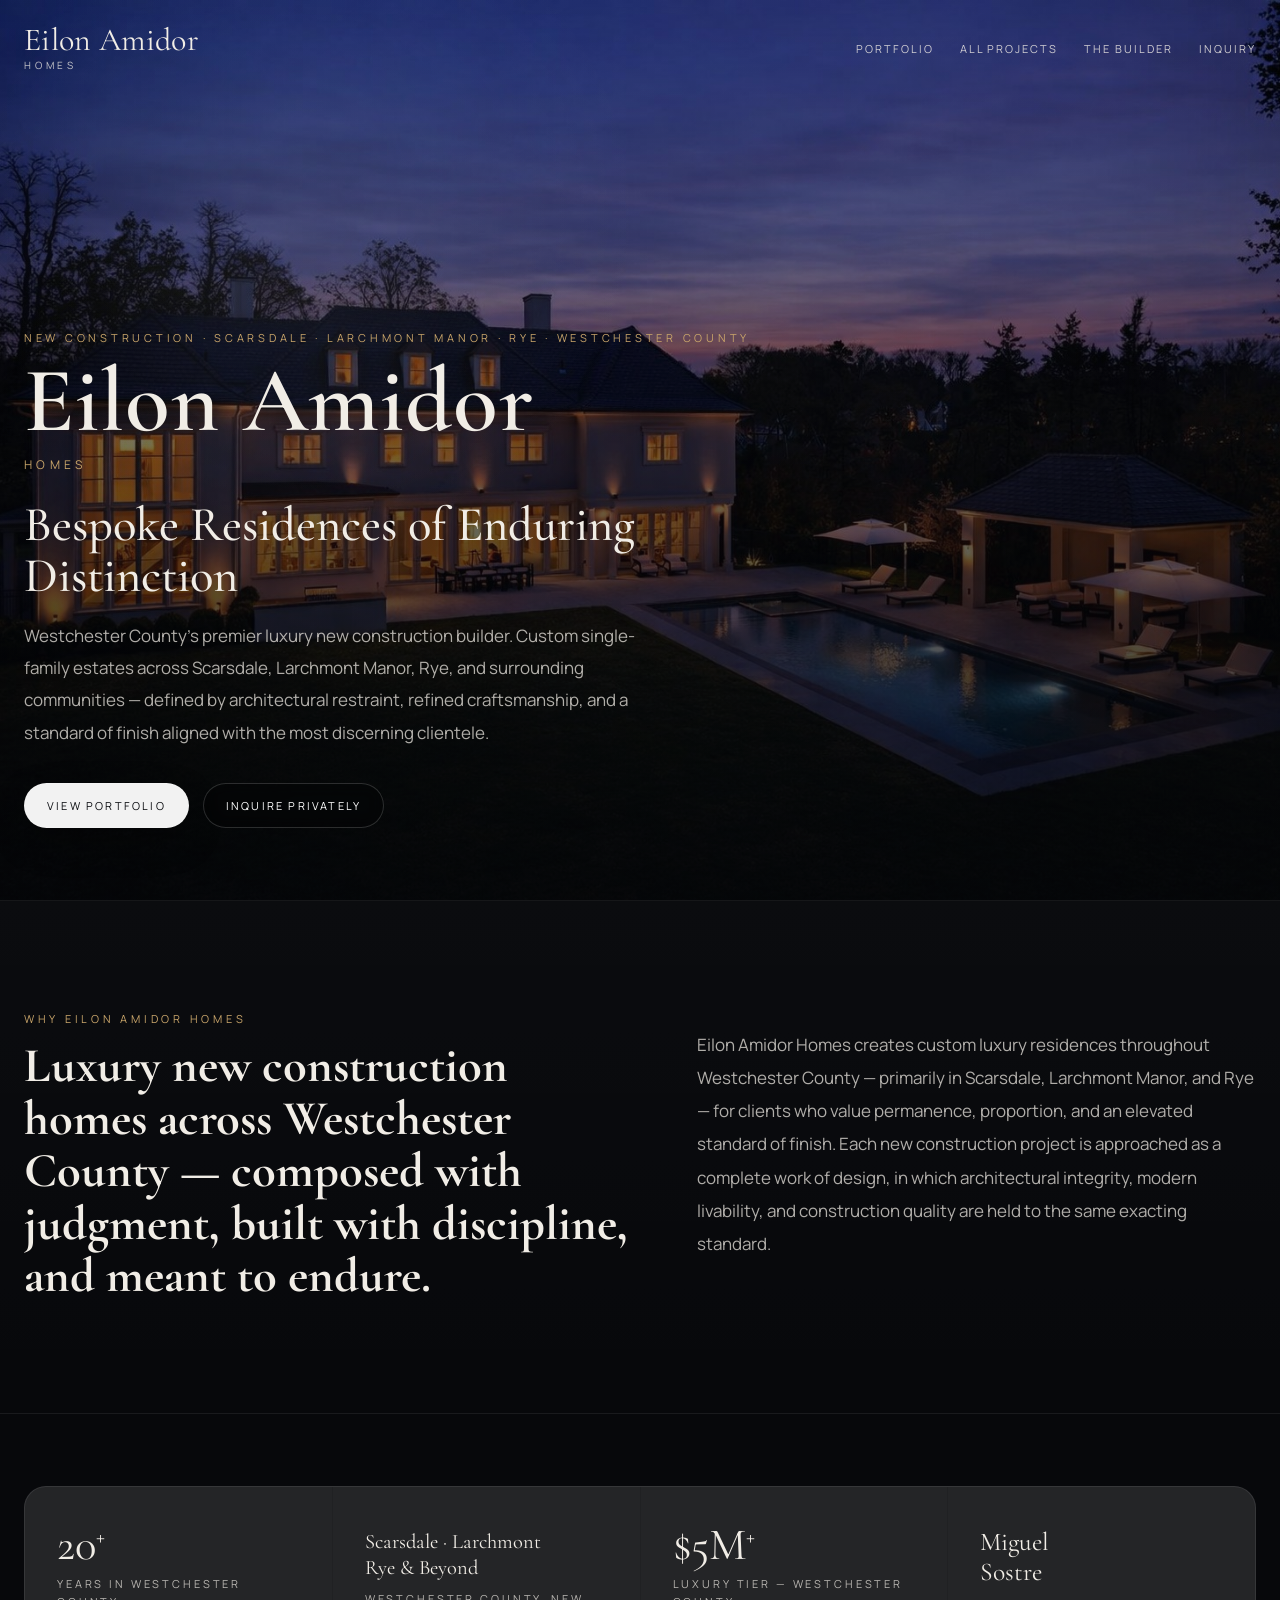
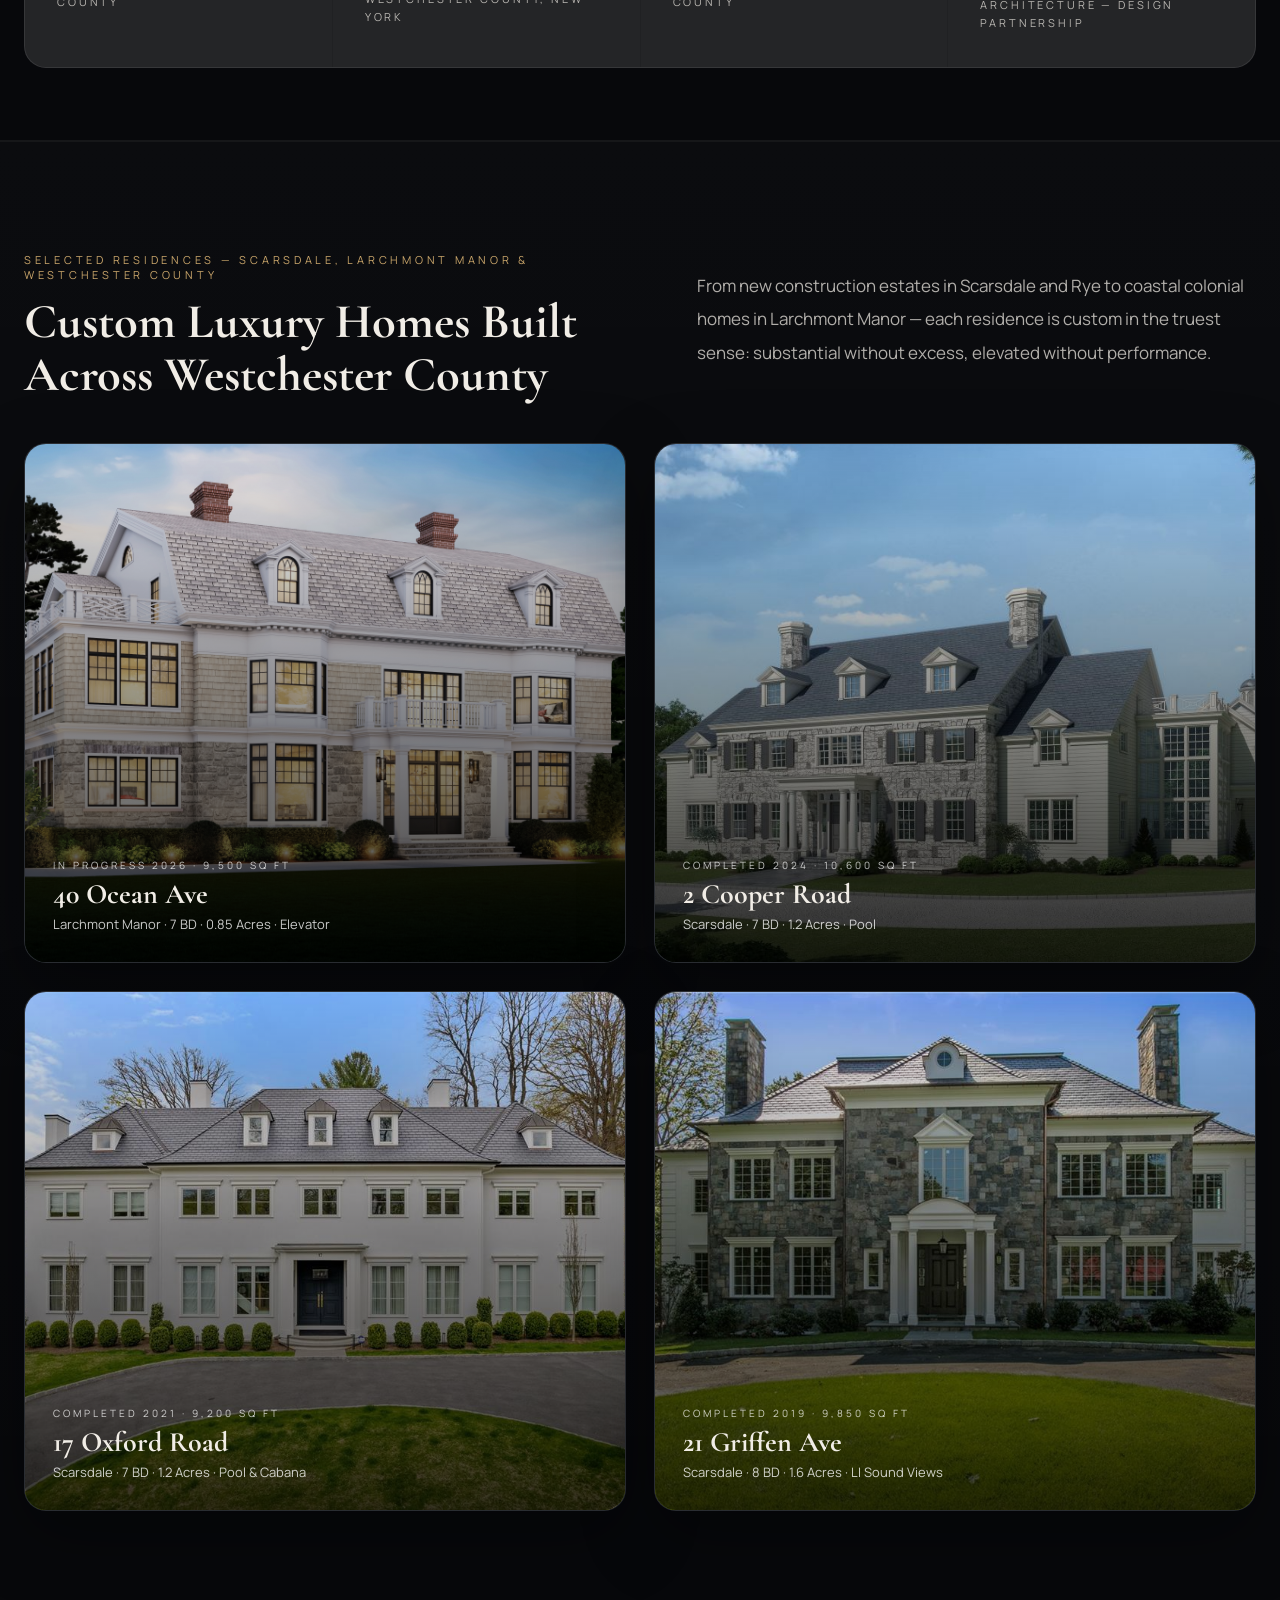
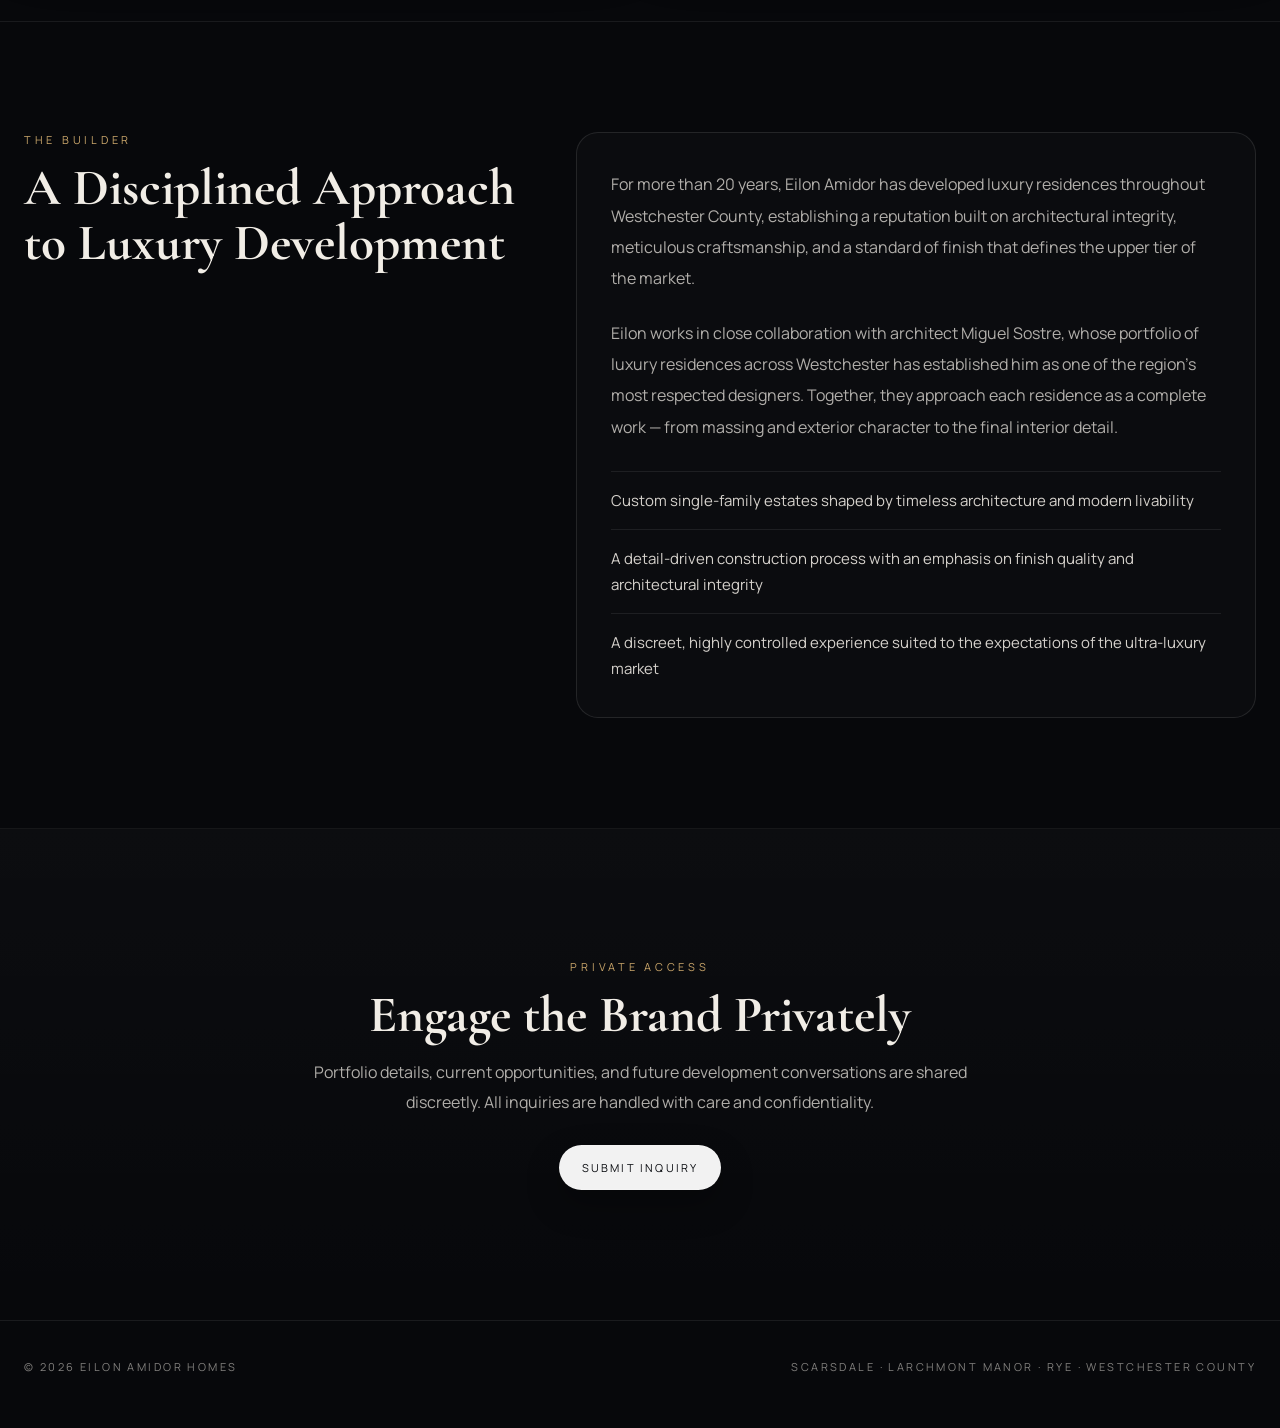
<file: index.html>
<!doctype html>
<html lang="en">
<head>
  <meta charset="utf-8" />
  <meta name="viewport" content="width=device-width, initial-scale=1" />

  <title>Luxury New Construction Homes Scarsdale, Larchmont & Westchester County NY | Eilon Amidor Homes</title>
  <meta name="description" content="Eilon Amidor Homes builds bespoke luxury new construction homes across Westchester County NY — Scarsdale, Larchmont Manor, Rye, and surrounding areas. Custom estates, 20+ years. Private inquiry welcome." />
  <link rel="canonical" href="https://www.eilonamidorhomes.com/" />
  <meta name="robots" content="index, follow" />
  <meta name="geo.region" content="US-NY" />
  <meta name="geo.placename" content="Westchester County, New York" />
  <meta property="og:title" content="Luxury New Construction Homes Scarsdale, Larchmont & Westchester County | Eilon Amidor Homes" />
  <meta property="og:description" content="Bespoke luxury new construction homes across Westchester County — Scarsdale, Larchmont Manor, Rye, and surrounding areas. Premier custom home builder Eilon Amidor." />
  <meta property="og:type" content="website" />
  <meta property="og:url" content="https://www.eilonamidorhomes.com/" />
  <meta property="og:image" content="https://www.eilonamidorhomes.com/assets/img/hero-twilight.jpg" />
  <script type="application/ld+json">
  {
    "@context": "https://schema.org",
    "@graph": [
      {
        "@type": ["RealEstateAgent", "LocalBusiness"],
        "@id": "https://www.eilonamidorhomes.com/#business",
        "name": "Eilon Amidor Homes",
        "description": "Premier luxury new construction home builder across Westchester County, NY — specializing in Scarsdale, Larchmont Manor, Rye, and surrounding communities. Custom single-family estates with 20+ years of experience.",
        "url": "https://www.eilonamidorhomes.com",
        "image": "https://www.eilonamidorhomes.com/assets/img/hero-twilight.jpg",
        "areaServed": [
          {"@type": "City", "name": "Scarsdale", "addressRegion": "NY"},
          {"@type": "City", "name": "Larchmont", "addressRegion": "NY"},
          {"@type": "City", "name": "Rye", "addressRegion": "NY"},
          {"@type": "AdministrativeArea", "name": "Westchester County", "addressRegion": "NY"}
        ],
        "address": {
          "@type": "PostalAddress",
          "addressLocality": "Scarsdale",
          "addressRegion": "NY",
          "addressCountry": "US"
        },
        "founder": {
          "@type": "Person",
          "name": "Eilon Amidor",
          "jobTitle": "Luxury Home Builder & Developer"
        },
        "knowsAbout": [
          "Luxury New Construction Homes",
          "Custom Home Building Westchester County",
          "New Construction Scarsdale NY",
          "New Homes Larchmont Manor NY",
          "New Construction Rye NY",
          "Estate Development Westchester"
        ]
      }
    ]
  }
  </script>
  <link rel="icon" href="data:image/svg+xml,<svg xmlns='http://www.w3.org/2000/svg' viewBox='0 0 32 32'><rect width='32' height='32' fill='%2307080b'/><text x='50%' y='54%' font-family='Georgia,serif' font-size='13' fill='%23c9a56a' text-anchor='middle' dominant-baseline='middle' letter-spacing='1'>EA</text></svg>">
  <link rel="preload" as="image" href="assets/img/hero-twilight.jpg" fetchpriority="high">
  <link rel="preconnect" href="https://fonts.googleapis.com">
  <link rel="preconnect" href="https://fonts.gstatic.com" crossorigin>
  <link href="https://fonts.googleapis.com/css2?family=Cormorant+Garamond:wght@500;600;700&family=Manrope:wght@300;400;500;600&display=swap" rel="stylesheet">
  <link rel="stylesheet" href="assets/css/site.css">
  <script defer src="https://cdn.vercel-insights.com/v1/script.js"></script>
  <style>
    html{scroll-behavior:smooth}

    /* Header (page-specific: overlay-on-hero on index) */
    .site-header{ position:fixed; inset:0 0 auto 0; z-index:30; padding:26px 0; border-bottom:1px solid transparent; transition:background .35s ease, padding .35s ease, border-color .35s ease; }
    .site-header.scrolled{ background:rgba(7,8,11,.94); backdrop-filter:blur(10px); padding:18px 0; border-color:var(--line-soft); }
    .site-header__inner{ display:flex; align-items:center; justify-content:space-between; gap:24px; }
    .brand__name{ letter-spacing:.01em; }

    /* Buttons (page-specific overrides) */
    .btn-primary{ box-shadow:0 14px 34px rgba(0,0,0,.28); }
    .btn-secondary{ color:#fff; background:rgba(0,0,0,.18); backdrop-filter:blur(8px); }
    .btn-secondary:hover{ background:rgba(255,255,255,.07); transform:translateY(-1px); }

    /* Hero */
    .hero{ position:relative; min-height:100vh; display:flex; align-items:flex-end; overflow:hidden; background: linear-gradient(180deg, rgba(5,7,12,.20) 0%, rgba(5,7,12,.46) 48%, rgba(5,7,12,.78) 100%), url("assets/img/hero-twilight.jpg") center center / cover no-repeat; isolation:isolate; }
    .hero::before{ content:""; position:absolute; inset:0; background: radial-gradient(circle at 24% 24%, rgba(255,255,255,.08), transparent 28%), linear-gradient(180deg, rgba(0,0,0,.02), rgba(0,0,0,.28)); z-index:0; pointer-events:none; }
    .hero__content{ position:relative; z-index:2; width:min(900px, 100%); padding:150px 0 72px; }
    .hero__title{ font-family:'Cormorant Garamond',serif; font-size:clamp(52px, 8vw, 92px); line-height:.92; font-weight:600; letter-spacing:.01em; margin:0 0 12px; max-width:780px; }
    .hero__subtitle{ margin:0 0 26px; font-size:12px; letter-spacing:.36em; text-transform:uppercase; color:var(--accent); }
    .hero__headline{ font-family:'Cormorant Garamond',serif; font-size:clamp(28px, 3.8vw, 50px); line-height:1.06; font-weight:500; margin:0 0 18px; max-width:820px; }
    .hero__copy{ margin:0 0 34px; max-width:650px; color:var(--muted); font-size:17px; line-height:1.9; }
    .hero__actions{ display:flex; gap:14px; flex-wrap:wrap; }
    .hero__scroll{ position:absolute; right:0; bottom:76px; z-index:2; color:rgba(241,237,230,.62); font-size:11px; letter-spacing:.28em; text-transform:uppercase; transform:rotate(90deg) translateY(-14px); transform-origin:right bottom; }

    /* Sections */
    .section{ padding:110px 0; }
    .section--border{ border-top:1px solid var(--line-soft); border-bottom:1px solid var(--line-soft); background:linear-gradient(180deg, rgba(255,255,255,.015), rgba(255,255,255,0)); }
    .intro{ display:grid; grid-template-columns:1.05fr .95fr; gap:56px; align-items:start; }
    .intro__title{ font-family:'Cormorant Garamond',serif; font-size:clamp(30px, 3.8vw, 50px); line-height:1.08; margin:0; max-width:720px; }
    .intro__copy{ color:var(--muted); font-size:17px; line-height:1.95; max-width:620px; }

    /* Credentials bar */
    .credentials{ padding:72px 0; border-bottom:1px solid var(--line-soft); }
    .credentials__grid{ display:grid; grid-template-columns:repeat(4,1fr); gap:1px; background:var(--line); border:1px solid var(--line); border-radius:var(--radius); overflow:hidden; }
    .credential{ background:rgba(255,255,255,.02); padding:36px 32px; display:flex; flex-direction:column; gap:8px; }
    .credential__value{ font-family:'Cormorant Garamond',serif; font-size:clamp(36px,3.5vw,50px); line-height:1; color:var(--text); }
    .credential__value sup{ font-size:.5em; vertical-align:super; }
    .credential__label{ font-size:11px; letter-spacing:.26em; text-transform:uppercase; color:var(--muted); line-height:1.6; }

    /* Portfolio grid */
    .portfolio{ display:grid; grid-template-columns:repeat(2, 1fr); gap:28px; }
    .portfolio-card{ position:relative; min-height:520px; overflow:hidden; border-radius:var(--radius); border:1px solid var(--line); background:var(--panel); box-shadow:var(--shadow); display:block; }
    .portfolio-card img{ width:100%; height:100%; object-fit:cover; transition:transform .65s ease; }
    .portfolio-card:hover img{ transform:scale(1.03); }
    .portfolio-card__overlay{ position:absolute; inset:0; display:flex; align-items:flex-end; padding:28px; background:linear-gradient(180deg, rgba(0,0,0,.04), rgba(0,0,0,.78)); }
    .portfolio-card__kicker{ font-size:10px; letter-spacing:.30em; text-transform:uppercase; color:rgba(255,255,255,.76); margin:0 0 8px; }
    .portfolio-card__title{ font-family:'Cormorant Garamond',serif; font-size:28px; line-height:1; margin:0 0 6px; }
    .portfolio-card__meta{ color:rgba(255,255,255,.78); font-size:13px; line-height:1.6; margin:0; }

    /* Builder section */
    .builder{ display:grid; grid-template-columns:.85fr 1.15fr; gap:50px; align-items:start; }
    .builder__title{ font-family:'Cormorant Garamond',serif; font-size:clamp(32px, 4vw, 52px); line-height:1.06; margin:0; max-width:520px; }
    .builder__panel{ border:1px solid var(--line); background:rgba(255,255,255,.02); border-radius:var(--radius); padding:36px 34px; }
    .builder__copy{ color:var(--muted); font-size:16px; line-height:1.95; margin:0 0 24px; }
    .builder__list{ display:grid; gap:16px; margin-top:28px; }
    .builder__item{ padding-top:16px; border-top:1px solid rgba(255,255,255,.08); font-size:15px; color:rgba(241,237,230,.88); line-height:1.7; }

    /* CTA */
    .cta{ padding:130px 0; text-align:center; border-top:1px solid var(--line-soft); border-bottom:1px solid var(--line-soft); background:linear-gradient(180deg, rgba(255,255,255,.02), rgba(255,255,255,0)); }
    .cta__title{ font-family:'Cormorant Garamond',serif; font-size:clamp(34px, 4vw, 58px); line-height:1.06; margin:0 0 14px; }
    .cta__copy{ max-width:700px; margin:0 auto 28px; color:var(--muted); font-size:16px; line-height:1.9; }

    /* Footer */
    .site-footer{ padding:38px 0 54px; }

    /* Image positions */
    .img-oxford   { object-position:60% 46% }
    .img-cooper2  { object-position:25% 44% }
    .img-griffen  { object-position:60% 42% }
    .img-spier    { object-position:10% 45% }
    .img-cooper23 { object-position:10% 44% }
    .img-40ocean  { object-position:85% 48% }

    /* Scroll reveal delays */
    .reveal-delay-1{ transition-delay:.10s }
    .reveal-delay-2{ transition-delay:.20s }
    .reveal-delay-3{ transition-delay:.30s }
    .reveal-delay-4{ transition-delay:.40s }

    /* Responsive */
    @media (max-width:1100px){
      .intro,.builder{ grid-template-columns:1fr }
      .portfolio{ grid-template-columns:1fr }
      .credentials__grid{ grid-template-columns:repeat(2,1fr) }
    }
    @media (max-width:760px){
      .container{ width:min(100%, calc(100% - 28px)) }
      .nav{ display:none } .nav-toggle{ display:flex }
      .hero__content{ padding:130px 0 64px }
      .hero__actions{ flex-direction:column; align-items:stretch }
      .btn{ width:100% } .hero__scroll{ display:none }
      .portfolio-card{ min-height:380px }
    }
    @media (max-width:480px){
      .credentials__grid{ grid-template-columns:1fr }
    }
  </style>
</head>
<body>

  <a class="skip-link" href="#main">Skip to content</a>

  <div class="nav-overlay" id="navOverlay" role="dialog" aria-modal="true" aria-label="Navigation">
    <a class="nav-overlay__link" href="/">Home</a>
    <a class="nav-overlay__link" href="portfolio.html">Portfolio</a>
    <a class="nav-overlay__link" href="builder.html">The Builder</a>
    <a class="nav-overlay__link" href="inquire.html">Inquiry</a>
    <div class="nav-overlay__footer">Scarsdale · Larchmont · Westchester</div>
  </div>

  <header class="site-header" id="siteHeader">
    <div class="container site-header__inner">
      <a href="/" class="brand" aria-label="Eilon Amidor Homes Home">
        <span class="brand__name">Eilon Amidor</span>
        <span class="brand__sub">Homes</span>
      </a>
      <nav class="nav" aria-label="Primary">
        <a href="#portfolio">Portfolio</a>
        <a href="portfolio.html">All Projects</a>
        <a href="builder.html">The Builder</a>
        <a href="inquire.html">Inquiry</a>
      </nav>
      <button class="nav-toggle" id="navToggle" aria-label="Toggle navigation" aria-expanded="false" aria-controls="navOverlay">
        <span></span><span></span><span></span>
      </button>
    </div>
  </header>

  <main id="main">

    <section class="hero">
      <div class="container">
        <div class="hero__content">
          <p class="eyebrow">New Construction · Scarsdale · Larchmont Manor · Rye · Westchester County</p>
          <h1 class="hero__title">Eilon Amidor</h1>
          <p class="hero__subtitle">Homes</p>
          <h2 class="hero__headline">Bespoke Residences of Enduring Distinction</h2>
          <p class="hero__copy">
            Westchester County's premier luxury new construction builder. Custom single-family estates
            across Scarsdale, Larchmont Manor, Rye, and surrounding communities — defined by architectural
            restraint, refined craftsmanship, and a standard of finish aligned with the most discerning clientele.
          </p>
          <div class="hero__actions">
            <a class="btn btn-primary" href="portfolio.html">View Portfolio</a>
            <a class="btn btn-secondary" href="inquire.html">Inquire Privately</a>
          </div>
        </div>
        <div class="hero__scroll">Scroll</div>
      </div>
    </section>

    <section class="section section--border">
      <div class="container intro reveal">
        <div>
          <p class="eyebrow">Why Eilon Amidor Homes</p>
          <h2 class="intro__title">Luxury new construction homes across Westchester County — composed with judgment, built with discipline, and meant to endure.</h2>
        </div>
        <div>
          <p class="intro__copy">
            Eilon Amidor Homes creates custom luxury residences throughout Westchester County — primarily in
            Scarsdale, Larchmont Manor, and Rye — for clients who value permanence, proportion, and an elevated
            standard of finish. Each new construction project is approached as a complete work of design, in which
            architectural integrity, modern livability, and construction quality are held to the same exacting standard.
          </p>
        </div>
      </div>
    </section>

    <section class="credentials">
      <div class="container reveal">
        <div class="credentials__grid">
          <div class="credential">
            <div class="credential__value">20<sup>+</sup></div>
            <div class="credential__label">Years in Westchester County</div>
          </div>
          <div class="credential">
            <div class="credential__value" style="font-size:clamp(14px,1.6vw,22px); line-height:1.3; padding-top:6px;">Scarsdale · Larchmont<br>Rye &amp; Beyond</div>
            <div class="credential__label">Westchester County, New York</div>
          </div>
          <div class="credential">
            <div class="credential__value">$5M<sup>+</sup></div>
            <div class="credential__label">Luxury Tier — Westchester County</div>
          </div>
          <div class="credential">
            <div class="credential__value" style="font-size:clamp(18px,2vw,26px); line-height:1.2; padding-top:4px;">Miguel<br>Sostre</div>
            <div class="credential__label">Architecture — Design Partnership</div>
          </div>
        </div>
      </div>
    </section>

    <section class="section section--border" id="portfolio">
      <div class="container">
        <div class="intro reveal" style="margin-bottom:42px;">
          <div>
            <p class="eyebrow">Selected Residences — Scarsdale, Larchmont Manor &amp; Westchester County</p>
            <h2 class="intro__title">Custom Luxury Homes Built Across Westchester County</h2>
          </div>
          <div>
            <p class="intro__copy">
              From new construction estates in Scarsdale and Rye to coastal colonial homes in Larchmont Manor —
              each residence is custom in the truest sense: substantial without excess, elevated without performance.
            </p>
          </div>
        </div>

        <div class="portfolio">
          <a class="portfolio-card reveal reveal-delay-1" href="portfolio.html">
            <img src="assets/img/40Ocean.jpg" alt="40 Ocean Avenue new construction luxury home Larchmont Manor NY — Dutch Colonial 9500 sq ft" class="img-40ocean" loading="lazy" width="1024" height="563">
            <div class="portfolio-card__overlay">
              <div>
                <p class="portfolio-card__kicker">In Progress 2026 · 9,500 sq ft</p>
                <h3 class="portfolio-card__title">40 Ocean Ave</h3>
                <p class="portfolio-card__meta">Larchmont Manor · 7 BD · 0.85 Acres · Elevator</p>
              </div>
            </div>
          </a>

          <a class="portfolio-card reveal reveal-delay-2" href="portfolio.html">
            <img src="assets/img/cooper2.jpg" alt="2 Cooper Road new construction luxury home Scarsdale NY — Traditional Colonial 10600 sq ft" class="img-cooper2" loading="lazy" width="1024" height="597">
            <div class="portfolio-card__overlay">
              <div>
                <p class="portfolio-card__kicker">Completed 2024 · 10,600 sq ft</p>
                <h3 class="portfolio-card__title">2 Cooper Road</h3>
                <p class="portfolio-card__meta">Scarsdale · 7 BD · 1.2 Acres · Pool</p>
              </div>
            </div>
          </a>

          <a class="portfolio-card reveal reveal-delay-3" href="portfolio.html">
            <img src="assets/img/oxford.jpg" alt="17 Oxford Road luxury new construction home Scarsdale NY — Contemporary Colonial 9200 sq ft" class="img-oxford" loading="lazy" width="1024" height="682">
            <div class="portfolio-card__overlay">
              <div>
                <p class="portfolio-card__kicker">Completed 2021 · 9,200 sq ft</p>
                <h3 class="portfolio-card__title">17 Oxford Road</h3>
                <p class="portfolio-card__meta">Scarsdale · 7 BD · 1.2 Acres · Pool &amp; Cabana</p>
              </div>
            </div>
          </a>

          <a class="portfolio-card reveal reveal-delay-4" href="portfolio.html">
            <img src="assets/img/Griffen21.jpg" alt="21 Griffen Avenue new construction home Scarsdale NY — Stone Colonial 9850 sq ft Long Island Sound views" class="img-griffen" loading="lazy" width="1024" height="682">
            <div class="portfolio-card__overlay">
              <div>
                <p class="portfolio-card__kicker">Completed 2019 · 9,850 sq ft</p>
                <h3 class="portfolio-card__title">21 Griffen Ave</h3>
                <p class="portfolio-card__meta">Scarsdale · 8 BD · 1.6 Acres · LI Sound Views</p>
              </div>
            </div>
          </a>
        </div>
      </div>
    </section>

    <section class="section" id="builder">
      <div class="container builder reveal">
        <div>
          <p class="eyebrow">The Builder</p>
          <h2 class="builder__title">A Disciplined Approach to Luxury Development</h2>
        </div>
        <div class="builder__panel">
          <p class="builder__copy">
            For more than 20 years, Eilon Amidor has developed luxury residences throughout Westchester County,
            establishing a reputation built on architectural integrity, meticulous craftsmanship, and a standard
            of finish that defines the upper tier of the market.
          </p>
          <p class="builder__copy">
            Eilon works in close collaboration with architect Miguel Sostre, whose portfolio of luxury residences
            across Westchester has established him as one of the region's most respected designers. Together,
            they approach each residence as a complete work — from massing and exterior character to the final interior detail.
          </p>
          <div class="builder__list">
            <div class="builder__item">Custom single-family estates shaped by timeless architecture and modern livability</div>
            <div class="builder__item">A detail-driven construction process with an emphasis on finish quality and architectural integrity</div>
            <div class="builder__item">A discreet, highly controlled experience suited to the expectations of the ultra-luxury market</div>
          </div>
        </div>
      </div>
    </section>

    <section class="cta reveal">
      <div class="container">
        <p class="eyebrow">Private Access</p>
        <h2 class="cta__title">Engage the Brand Privately</h2>
        <p class="cta__copy">
          Portfolio details, current opportunities, and future development conversations are shared discreetly.
          All inquiries are handled with care and confidentiality.
        </p>
        <a class="btn btn-primary" href="inquire.html">Submit Inquiry</a>
      </div>
    </section>

  </main>

  <footer class="site-footer">
    <div class="container site-footer__inner">
      <span>© 2026 Eilon Amidor Homes</span>
      <span>Scarsdale · Larchmont Manor · Rye · Westchester County</span>
    </div>
  </footer>

  <script>
    const header = document.getElementById('siteHeader');
    function updateHeader(){ header.classList.toggle('scrolled', window.scrollY > 60); }
    window.addEventListener('scroll', updateHeader, { passive:true });
    updateHeader();

    const toggle = document.getElementById('navToggle');
    const overlay = document.getElementById('navOverlay');
    toggle.addEventListener('click', () => {
      const isOpen = overlay.classList.toggle('open');
      toggle.classList.toggle('active', isOpen);
      toggle.setAttribute('aria-expanded', isOpen);
      document.body.style.overflow = isOpen ? 'hidden' : '';
    });
    overlay.querySelectorAll('.nav-overlay__link').forEach(link => {
      link.addEventListener('click', () => {
        overlay.classList.remove('open'); toggle.classList.remove('active');
        toggle.setAttribute('aria-expanded', 'false'); document.body.style.overflow = '';
      });
    });

    const revealObserver = new IntersectionObserver((entries) => {
      entries.forEach(e => { if(e.isIntersecting){ e.target.classList.add('revealed'); revealObserver.unobserve(e.target); } });
    }, { threshold:0.1 });
    document.querySelectorAll('.reveal').forEach(el => revealObserver.observe(el));
  </script>
</body>
</html>
</file>
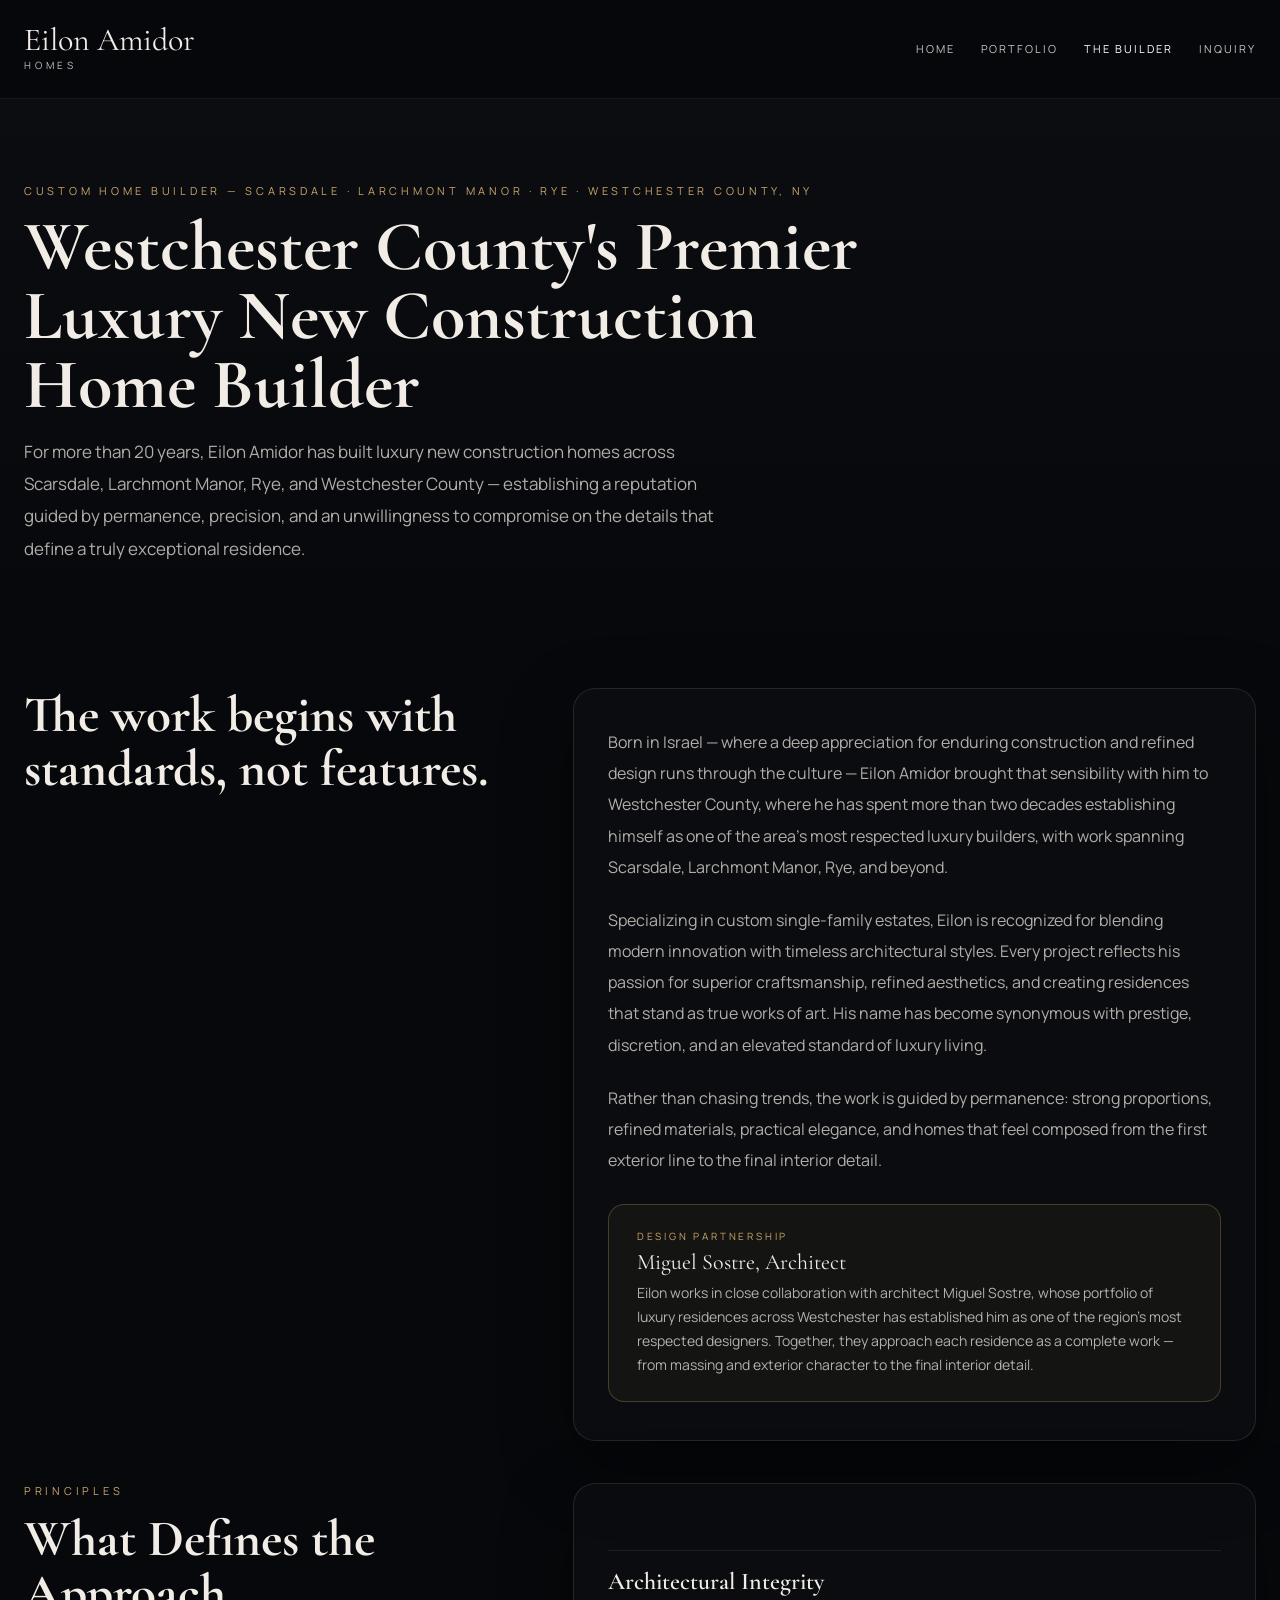
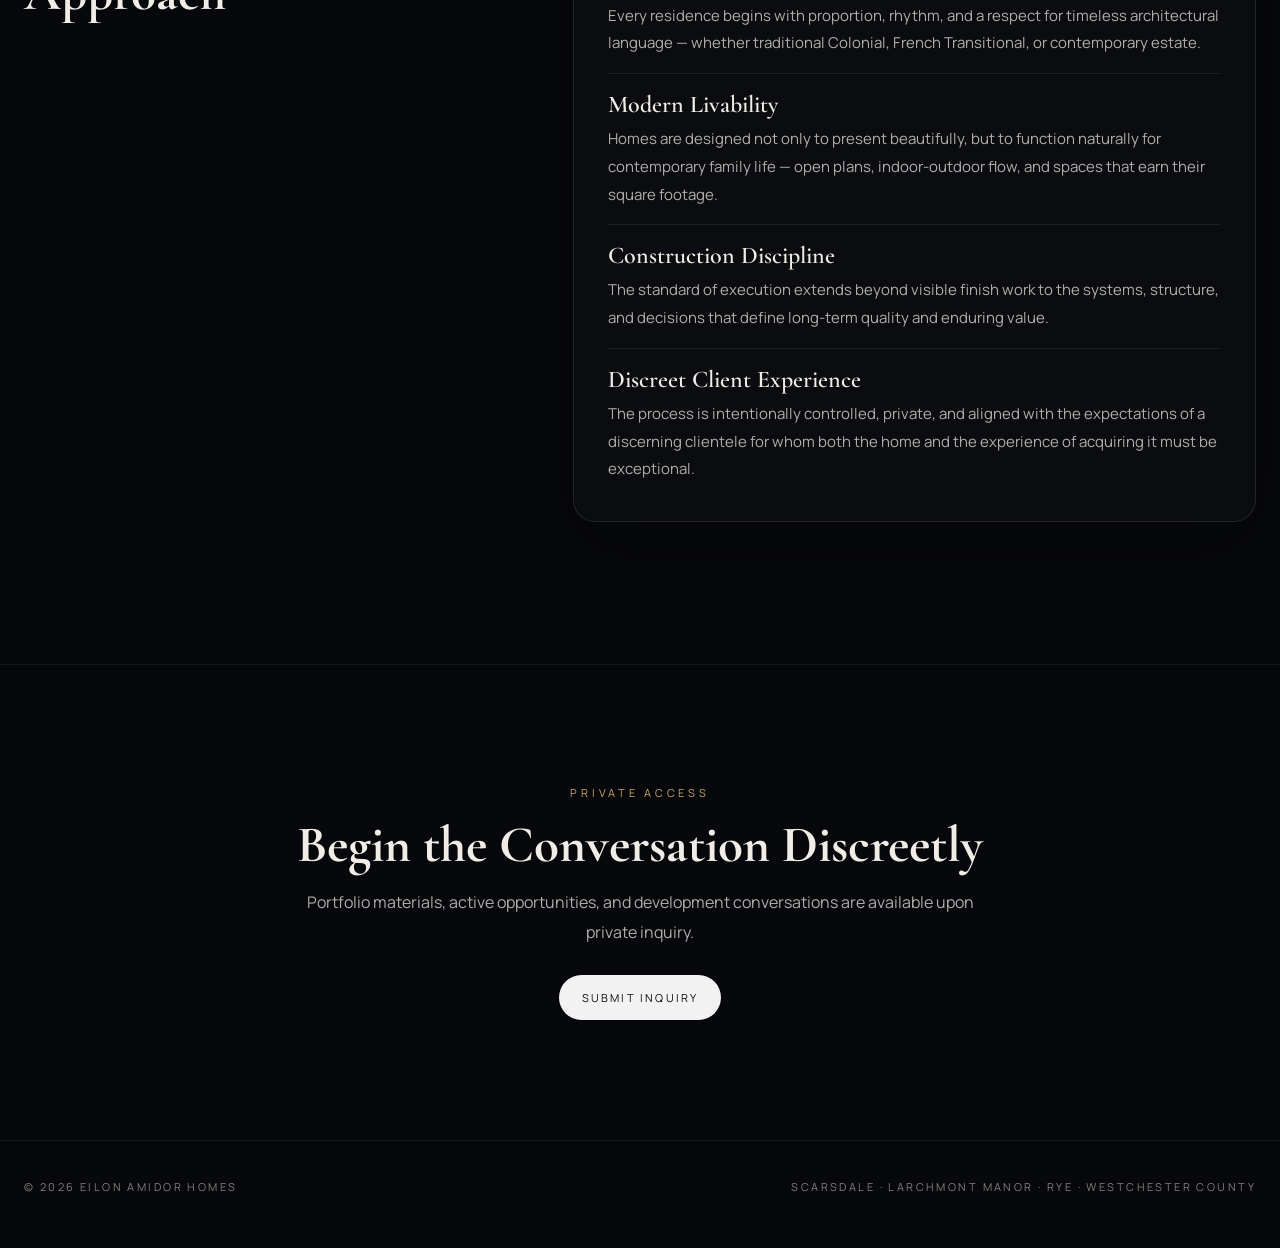
<file: builder.html>
<!doctype html>
<html lang="en">
<head>
  <meta charset="utf-8" />
  <meta name="viewport" content="width=device-width, initial-scale=1" />
  <title>Luxury Home Builder Scarsdale, Larchmont, Rye & Westchester County NY | Eilon Amidor</title>
  <meta name="description" content="Meet Eilon Amidor — Westchester County's premier luxury new construction home builder. 20+ years building custom estates in Scarsdale, Larchmont Manor, Rye, and surrounding communities. Architect Miguel Sostre." />
  <link rel="canonical" href="https://www.eilonamidorhomes.com/builder.html" />
  <meta name="robots" content="index, follow" />
  <meta name="geo.region" content="US-NY" />
  <meta property="og:title" content="Luxury Home Builder Scarsdale, Larchmont, Rye & Westchester County | Eilon Amidor Homes" />
  <meta property="og:description" content="20+ years building custom luxury estates in Scarsdale, Larchmont Manor, Rye, and across Westchester County. Premier new construction builder Eilon Amidor." />
  <meta property="og:type" content="website" />
  <meta property="og:url" content="https://www.eilonamidorhomes.com/builder.html" />
  <meta property="og:image" content="https://www.eilonamidorhomes.com/assets/img/hero-twilight.jpg" />
  <script type="application/ld+json">
  {
    "@context": "https://schema.org",
    "@type": "Person",
    "name": "Eilon Amidor",
    "jobTitle": "Luxury Home Builder & Real Estate Developer",
    "description": "Eilon Amidor is Westchester County's premier luxury new construction home builder, specializing in custom single-family estates in Scarsdale, Larchmont Manor, Rye, and surrounding Westchester communities, with over 20 years of experience.",
    "worksFor": {
      "@type": "LocalBusiness",
      "name": "Eilon Amidor Homes",
      "url": "https://www.eilonamidorhomes.com"
    },
    "knowsAbout": [
      "Luxury New Construction Homes Scarsdale NY",
      "Custom Home Building Westchester County",
      "Larchmont Manor New Construction",
      "New Construction Rye NY",
      "Luxury Builder Westchester County NY",
      "Estate Development",
      "Luxury Real Estate Development"
    ],
    "colleague": {
      "@type": "Person",
      "name": "Miguel Sostre",
      "jobTitle": "Architect"
    }
  }
  </script>
  <link rel="icon" href="data:image/svg+xml,<svg xmlns='http://www.w3.org/2000/svg' viewBox='0 0 32 32'><rect width='32' height='32' fill='%2307080b'/><text x='50%' y='54%' font-family='Georgia,serif' font-size='13' fill='%23c9a56a' text-anchor='middle' dominant-baseline='middle' letter-spacing='1'>EA</text></svg>">
  <link rel="preconnect" href="https://fonts.googleapis.com">
  <link rel="preconnect" href="https://fonts.gstatic.com" crossorigin>
  <link href="https://fonts.googleapis.com/css2?family=Cormorant+Garamond:wght@500;600;700&family=Manrope:wght@300;400;500;600&display=swap" rel="stylesheet">
  <link rel="stylesheet" href="assets/css/site.css">
  <script defer src="https://cdn.vercel-insights.com/v1/script.js"></script>
  <style>
    /* Header (sticky) */
    .site-header{ padding:26px 0; border-bottom:1px solid var(--line-soft); background:rgba(7,8,11,.94); position:sticky; top:0; z-index:20; backdrop-filter:blur(10px); }
    .site-header__inner{ display:flex; align-items:center; justify-content:space-between; gap:24px; }

    /* Page hero */
    .page-hero{ padding:84px 0 48px; background:linear-gradient(180deg, rgba(255,255,255,.018), rgba(255,255,255,0)); }
    .page-hero__title{ font-family:'Cormorant Garamond',serif; font-size:clamp(38px, 5.5vw, 72px); line-height:.98; margin:0 0 14px; max-width:900px; }
    .page-hero__copy{ max-width:720px; color:var(--muted); font-size:17px; line-height:1.9; }

    /* Section */
    .section{ padding:58px 0 100px; }
    .split{ display:grid; grid-template-columns:.85fr 1.15fr; gap:44px; align-items:start; margin-bottom:42px; }
    .title{ font-family:'Cormorant Garamond',serif; font-size:clamp(32px, 4vw, 52px); line-height:1.06; margin:0; max-width:520px; }
    .panel{ border:1px solid var(--line); background:rgba(255,255,255,.02); border-radius:var(--radius); padding:38px 34px; box-shadow:var(--shadow); }
    .copy{ color:var(--muted); font-size:16px; line-height:1.95; margin:0 0 22px; }

    /* Architect callout */
    .architect{ margin-top:28px; padding:24px 28px; border:1px solid rgba(201,165,106,.28); border-radius:16px; background:rgba(201,165,106,.05); }
    .architect__label{ font-size:10px; letter-spacing:.28em; text-transform:uppercase; color:var(--accent); margin:0 0 6px; }
    .architect__name{ font-family:'Cormorant Garamond',serif; font-size:22px; margin:0 0 6px; }
    .architect__note{ font-size:14px; color:var(--muted); line-height:1.7; margin:0; }

    /* Principles */
    .principles{ display:grid; gap:16px; margin-top:28px; }
    .principle{ border-top:1px solid rgba(255,255,255,.08); padding-top:16px; }
    .principle h3{ margin:0 0 6px; font-family:'Cormorant Garamond',serif; font-size:24px; font-weight:600; }
    .principle p{ margin:0; color:var(--muted); line-height:1.85; font-size:15px; }

    /* CTA */
    .cta{ padding:120px 0; text-align:center; border-top:1px solid var(--line-soft); }
    .cta__title{ font-family:'Cormorant Garamond',serif; font-size:clamp(34px, 4vw, 58px); margin:0 0 12px; }
    .cta__copy{ max-width:680px; margin:0 auto 28px; color:var(--muted); font-size:16px; line-height:1.85; }

    /* Footer */
    .site-footer{ padding:38px 0 54px; border-top:1px solid var(--line-soft); }

    /* Scroll reveal delays */
    .reveal-delay-1{ transition-delay:.12s }

    /* Responsive */
    @media (max-width:980px){ .split{grid-template-columns:1fr} }
    @media (max-width:760px){ .container{width:min(100%, calc(100% - 28px))} .nav{display:none} .nav-toggle{display:flex} }
  </style>
</head>
<body>

  <a class="skip-link" href="#main">Skip to content</a>

  <div class="nav-overlay" id="navOverlay" role="dialog" aria-modal="true" aria-label="Navigation">
    <a class="nav-overlay__link" href="/">Home</a>
    <a class="nav-overlay__link" href="portfolio.html">Portfolio</a>
    <a class="nav-overlay__link" href="builder.html">The Builder</a>
    <a class="nav-overlay__link" href="inquire.html">Inquiry</a>
    <div class="nav-overlay__footer">Scarsdale · Larchmont Manor · Rye · Westchester</div>
  </div>

  <header class="site-header">
    <div class="container site-header__inner">
      <a href="/" class="brand" aria-label="Eilon Amidor Homes Home">
        <span class="brand__name">Eilon Amidor</span>
        <span class="brand__sub">Homes</span>
      </a>
      <nav class="nav" aria-label="Primary">
        <a href="/">Home</a>
        <a href="portfolio.html">Portfolio</a>
        <a href="builder.html" class="active">The Builder</a>
        <a href="inquire.html">Inquiry</a>
      </nav>
      <button class="nav-toggle" id="navToggle" aria-label="Toggle navigation" aria-expanded="false" aria-controls="navOverlay">
        <span></span><span></span><span></span>
      </button>
    </div>
  </header>

  <main id="main">
    <section class="page-hero">
      <div class="container">
        <p class="eyebrow">Custom Home Builder — Scarsdale · Larchmont Manor · Rye · Westchester County, NY</p>
        <h1 class="page-hero__title">Westchester County's Premier Luxury New Construction Home Builder</h1>
        <p class="page-hero__copy">
          For more than 20 years, Eilon Amidor has built luxury new construction homes across Scarsdale,
          Larchmont Manor, Rye, and Westchester County — establishing a reputation guided by permanence,
          precision, and an unwillingness to compromise on the details that define a truly exceptional residence.
        </p>
      </div>
    </section>

    <section class="section">
      <div class="container">

        <div class="split reveal">
          <div>
            <h2 class="title">The work begins with standards, not features.</h2>
          </div>
          <div class="panel">
            <p class="copy">
              Born in Israel — where a deep appreciation for enduring construction and refined design runs
              through the culture — Eilon Amidor brought that sensibility with him to Westchester County,
              where he has spent more than two decades establishing himself as one of the area's most
              respected luxury builders, with work spanning Scarsdale, Larchmont Manor, Rye, and beyond.
            </p>
            <p class="copy">
              Specializing in custom single-family estates, Eilon is recognized for blending modern innovation
              with timeless architectural styles. Every project reflects his passion for superior craftsmanship,
              refined aesthetics, and creating residences that stand as true works of art. His name has become
              synonymous with prestige, discretion, and an elevated standard of luxury living.
            </p>
            <p class="copy">
              Rather than chasing trends, the work is guided by permanence: strong proportions, refined materials,
              practical elegance, and homes that feel composed from the first exterior line to the final interior detail.
            </p>
            <div class="architect">
              <p class="architect__label">Design Partnership</p>
              <p class="architect__name">Miguel Sostre, Architect</p>
              <p class="architect__note">Eilon works in close collaboration with architect Miguel Sostre, whose portfolio of luxury residences across Westchester has established him as one of the region's most respected designers. Together, they approach each residence as a complete work — from massing and exterior character to the final interior detail.</p>
            </div>
          </div>
        </div>

        <div class="split reveal reveal-delay-1">
          <div>
            <p class="eyebrow">Principles</p>
            <h2 class="title">What Defines the Approach</h2>
          </div>
          <div class="panel">
            <div class="principles">
              <div class="principle">
                <h3>Architectural Integrity</h3>
                <p>Every residence begins with proportion, rhythm, and a respect for timeless architectural language — whether traditional Colonial, French Transitional, or contemporary estate.</p>
              </div>
              <div class="principle">
                <h3>Modern Livability</h3>
                <p>Homes are designed not only to present beautifully, but to function naturally for contemporary family life — open plans, indoor-outdoor flow, and spaces that earn their square footage.</p>
              </div>
              <div class="principle">
                <h3>Construction Discipline</h3>
                <p>The standard of execution extends beyond visible finish work to the systems, structure, and decisions that define long-term quality and enduring value.</p>
              </div>
              <div class="principle">
                <h3>Discreet Client Experience</h3>
                <p>The process is intentionally controlled, private, and aligned with the expectations of a discerning clientele for whom both the home and the experience of acquiring it must be exceptional.</p>
              </div>
            </div>
          </div>
        </div>

      </div>
    </section>

    <section class="cta reveal">
      <div class="container">
        <p class="eyebrow">Private Access</p>
        <h2 class="cta__title">Begin the Conversation Discreetly</h2>
        <p class="cta__copy">
          Portfolio materials, active opportunities, and development conversations are available upon private inquiry.
        </p>
        <a class="btn btn-primary" href="inquire.html">Submit Inquiry</a>
      </div>
    </section>
  </main>

  <footer class="site-footer">
    <div class="container site-footer__inner">
      <span>© 2026 Eilon Amidor Homes</span>
      <span>Scarsdale · Larchmont Manor · Rye · Westchester County</span>
    </div>
  </footer>

  <script>
    const toggle = document.getElementById('navToggle');
    const overlay = document.getElementById('navOverlay');
    toggle.addEventListener('click', () => {
      const isOpen = overlay.classList.toggle('open');
      toggle.classList.toggle('active', isOpen);
      toggle.setAttribute('aria-expanded', isOpen);
      document.body.style.overflow = isOpen ? 'hidden' : '';
    });
    overlay.querySelectorAll('.nav-overlay__link').forEach(link => {
      link.addEventListener('click', () => {
        overlay.classList.remove('open'); toggle.classList.remove('active');
        toggle.setAttribute('aria-expanded', 'false'); document.body.style.overflow = '';
      });
    });

    const revealObserver = new IntersectionObserver((entries) => {
      entries.forEach(e => { if(e.isIntersecting){ e.target.classList.add('revealed'); revealObserver.unobserve(e.target); } });
    }, { threshold:0.1 });
    document.querySelectorAll('.reveal').forEach(el => revealObserver.observe(el));
  </script>
</body>
</html>
</file>
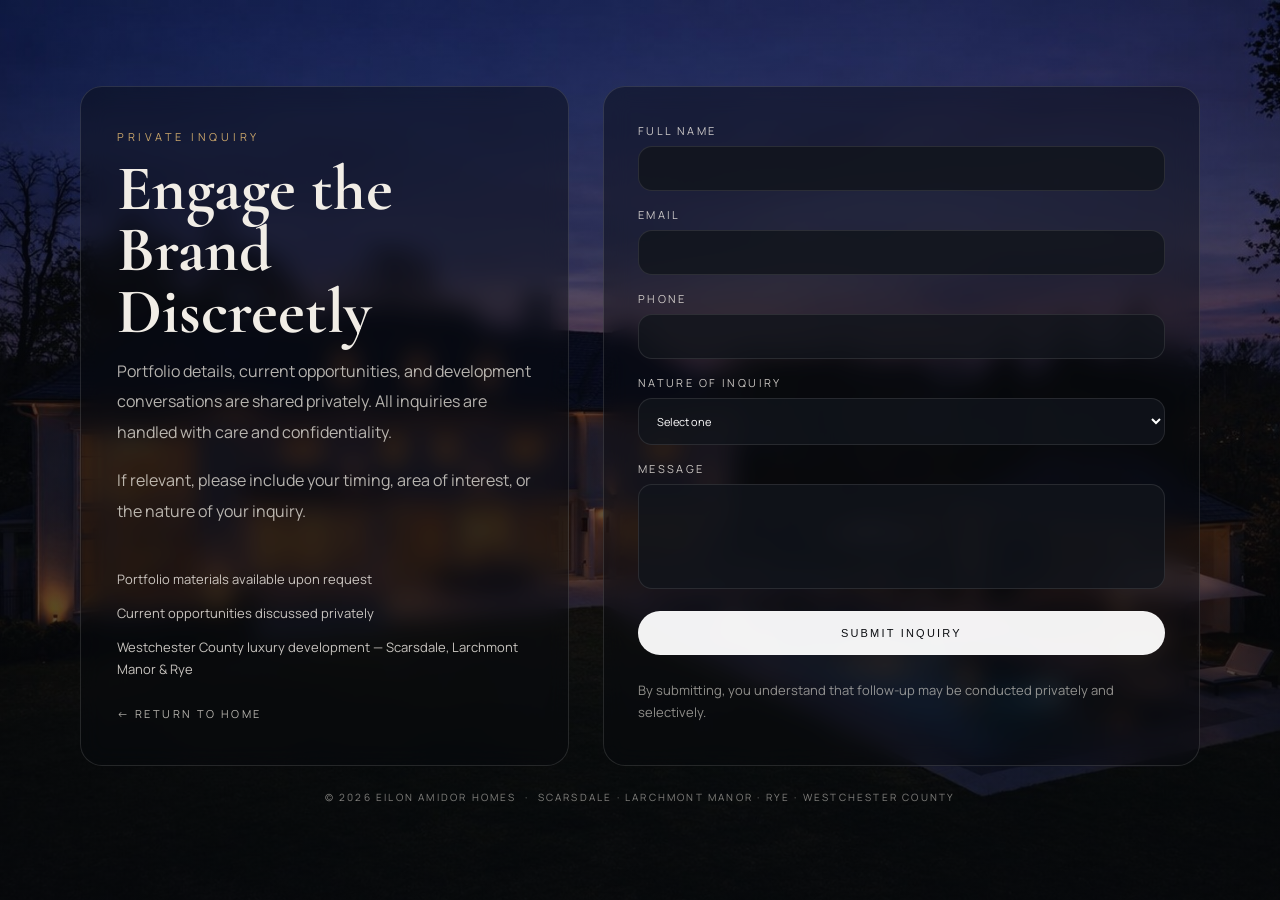
<file: inquire.html>
<!doctype html>
<html lang="en">
<head>
  <meta charset="utf-8" />
  <meta name="viewport" content="width=device-width, initial-scale=1" />

  <title>Contact a Luxury Home Builder in Scarsdale, Larchmont, Rye & Westchester County | Eilon Amidor Homes</title>
  <meta name="description" content="Submit a private inquiry to Eilon Amidor Homes — Westchester County's premier luxury new construction builder. Custom estates in Scarsdale, Larchmont Manor, Rye, and surrounding communities." />
  <link rel="canonical" href="https://www.eilonamidorhomes.com/inquire.html" />
  <meta name="robots" content="index, follow" />
  <meta name="geo.region" content="US-NY" />
  <meta property="og:title" content="Contact | Luxury Home Builder Scarsdale, Larchmont, Rye & Westchester County | Eilon Amidor Homes" />
  <meta property="og:description" content="Private inquiry to Eilon Amidor Homes. Custom luxury new construction homes in Scarsdale, Larchmont Manor, Rye, and Westchester County NY." />
  <meta property="og:type" content="website" />
  <meta property="og:url" content="https://www.eilonamidorhomes.com/inquire.html" />
  <meta property="og:image" content="https://www.eilonamidorhomes.com/assets/img/hero-twilight.jpg" />

  <link rel="icon" href="data:image/svg+xml,<svg xmlns='http://www.w3.org/2000/svg' viewBox='0 0 32 32'><rect width='32' height='32' fill='%2307080b'/><text x='50%' y='54%' font-family='Georgia,serif' font-size='13' fill='%23c9a56a' text-anchor='middle' dominant-baseline='middle' letter-spacing='1'>EA</text></svg>">

  <link rel="preconnect" href="https://fonts.googleapis.com">
  <link rel="preconnect" href="https://fonts.gstatic.com" crossorigin>
  <link href="https://fonts.googleapis.com/css2?family=Cormorant+Garamond:wght@500;600;700&family=Manrope:wght@300;400;500;600&display=swap" rel="stylesheet">

  <script defer src="https://cdn.vercel-insights.com/v1/script.js"></script>

  <style>
    :root{
      --text:#f1ede6;
      --muted:rgba(241,237,230,.74);
      --muted-2:rgba(241,237,230,.52);
      --line:rgba(255,255,255,.12);
      --accent:#c9a56a;
    }

    *{box-sizing:border-box}
    body{
      margin:0;
      color:var(--text);
      font-family:'Manrope',sans-serif;
      min-height:100vh;
      background:
        linear-gradient(180deg, rgba(6,8,12,.42), rgba(6,8,12,.78)),
        url("assets/img/hero-twilight.jpg") center center / cover no-repeat;
      display:flex;
      flex-direction:column;
      align-items:center;
      justify-content:center;
      padding:32px 20px;
      -webkit-font-smoothing:antialiased;
      text-rendering:optimizeLegibility;
    }

    a{text-decoration:none;color:inherit}

    .shell{
      width:min(1120px, 100%);
      display:grid;
      grid-template-columns:.9fr 1.1fr;
      gap:34px;
      align-items:stretch;
    }

    .intro,
    .form-wrap{
      border:1px solid var(--line);
      background:rgba(8,10,14,.44);
      backdrop-filter:blur(12px);
      border-radius:22px;
      overflow:hidden;
    }

    .intro{
      padding:42px 36px;
      display:flex;
      flex-direction:column;
      justify-content:space-between;
    }

    .eyebrow{
      margin:0 0 14px;
      font-size:11px;
      letter-spacing:.34em;
      text-transform:uppercase;
      color:var(--accent);
    }

    .title{
      font-family:'Cormorant Garamond',serif;
      font-size:clamp(44px, 5vw, 72px);
      line-height:.96;
      margin:0 0 14px;
    }

    .copy{
      margin:0 0 18px;
      color:var(--muted);
      font-size:16px;
      line-height:1.9;
    }

    .meta{
      margin-top:24px;
      display:grid;
      gap:12px;
      color:rgba(241,237,230,.82);
      font-size:13px;
      line-height:1.7;
    }

    .back{
      display:inline-flex;
      align-items:center;
      gap:6px;
      margin-top:26px;
      font-size:11px;
      letter-spacing:.22em;
      text-transform:uppercase;
      color:rgba(241,237,230,.74);
      transition:color .2s ease;
    }

    .back:hover{color:#fff}

    .form-wrap{
      padding:36px 34px;
    }

    label{
      display:grid;
      gap:8px;
      font-size:11px;
      letter-spacing:.22em;
      text-transform:uppercase;
      color:rgba(241,237,230,.82);
    }

    input, textarea, select{
      width:100%;
      padding:14px 14px;
      background:rgba(18,21,27,.82);
      border:1px solid rgba(255,255,255,.10);
      color:#fff;
      font:inherit;
      border-radius:14px;
      outline:none;
    }

    input:focus, textarea:focus, select:focus{
      border-color:rgba(201,165,106,.55);
    }

    /* Fix select option appearance */
    select option{
      background:#12151b;
      color:#fff;
    }

    textarea{resize:none}

    .form-fields{
      display:grid;
      gap:16px;
    }

    .btn{
      display:inline-flex;
      align-items:center;
      justify-content:center;
      width:100%;
      padding:15px 22px;
      border-radius:999px;
      border:1px solid rgba(255,255,255,.16);
      font-size:11px;
      letter-spacing:.20em;
      text-transform:uppercase;
      white-space:nowrap;
      background:rgba(255,255,255,.95);
      color:#0b0d11;
      cursor:pointer;
      transition:.25s ease;
      margin-top:6px;
    }

    .btn:hover{background:#fff;transform:translateY(-1px)}
    .btn:disabled{opacity:.6;cursor:not-allowed;transform:none}

    .fine{
      margin:8px 0 0;
      color:rgba(241,237,230,.58);
      font-size:13px;
      line-height:1.7;
    }

    .page-footer{
      margin-top:24px;
      font-size:10px;
      letter-spacing:.22em;
      text-transform:uppercase;
      color:var(--muted-2);
      text-align:center;
    }

    .skip-link{ position:absolute; left:-9999px; top:0; z-index:100; padding:10px 16px; background:var(--accent); color:#0b0d11; font-size:11px; letter-spacing:.22em; text-transform:uppercase; border-radius:0 0 8px 0; }
    .skip-link:focus{ left:0; }

    @media (max-width: 920px){
      .shell{grid-template-columns:1fr}
    }

    @media (max-width: 600px){
      body{padding:20px 16px}
      .intro{padding:30px 24px}
      .form-wrap{padding:28px 24px}
    }
  </style>
</head>
<body>
  <a class="skip-link" href="#main">Skip to content</a>
  <main id="main" class="shell">
    <div class="intro">
      <div>
        <p class="eyebrow">Private Inquiry</p>
        <h1 class="title">Engage the Brand Discreetly</h1>
        <p class="copy">
          Portfolio details, current opportunities, and development conversations are shared privately.
          All inquiries are handled with care and confidentiality.
        </p>
        <p class="copy">
          If relevant, please include your timing, area of interest, or the nature of your inquiry.
        </p>
      </div>

      <div>
        <div class="meta">
          <div>Portfolio materials available upon request</div>
          <div>Current opportunities discussed privately</div>
          <div>Westchester County luxury development — Scarsdale, Larchmont Manor &amp; Rye</div>
        </div>

        <a class="back" href="/">← Return to Home</a>
      </div>
    </div>

    <div class="form-wrap">
      <form id="inquiryForm" action="https://formspree.io/f/xlgoqola" method="POST">
        <input type="text" name="_gotcha" style="display:none" tabindex="-1" autocomplete="off">

        <div class="form-fields">
          <label>
            Full Name
            <input type="text" name="name" required autocomplete="name">
          </label>

          <label>
            Email
            <input type="email" name="email" required autocomplete="email">
          </label>

          <label>
            Phone
            <input type="tel" name="phone" autocomplete="tel">
          </label>

          <label>
            Nature of Inquiry
            <select name="inquiry_type" required>
              <option value="" disabled selected>Select one</option>
              <option>Portfolio Request</option>
              <option>Current Opportunity</option>
              <option>Development Conversation</option>
              <option>General Inquiry</option>
            </select>
          </label>

          <label>
            Message
            <textarea name="message" rows="5" required></textarea>
          </label>

          <button class="btn" type="submit">Submit Inquiry</button>

          <p class="fine">
            By submitting, you understand that follow-up may be conducted privately and selectively.
          </p>
        </div>
      </form>
    </div>
  </main>

  <p class="page-footer">© 2026 Eilon Amidor Homes &nbsp;·&nbsp; Scarsdale · Larchmont Manor · Rye · Westchester County</p>

  <script>
    (function () {
      const form = document.getElementById('inquiryForm');
      if (!form) return;

      form.addEventListener('submit', async (e) => {
        e.preventDefault();

        const button = form.querySelector('button[type="submit"]');
        if (button) {
          button.disabled = true;
          button.textContent = 'Submitting…';
        }

        const formData = new FormData(form);

        try {
          const response = await fetch(form.action, {
            method: 'POST',
            body: formData,
            headers: { 'Accept': 'application/json' }
          });

          if (response.ok) {
            window.location.href = '/';
          } else {
            alert('Something went wrong. Please try again.');
            if (button) {
              button.disabled = false;
              button.textContent = 'Submit Inquiry';
            }
          }
        } catch (error) {
          alert('Network error. Please try again.');
          if (button) {
            button.disabled = false;
            button.textContent = 'Submit Inquiry';
          }
        }
      });
    })();
  </script>
</body>
</html>
</file>
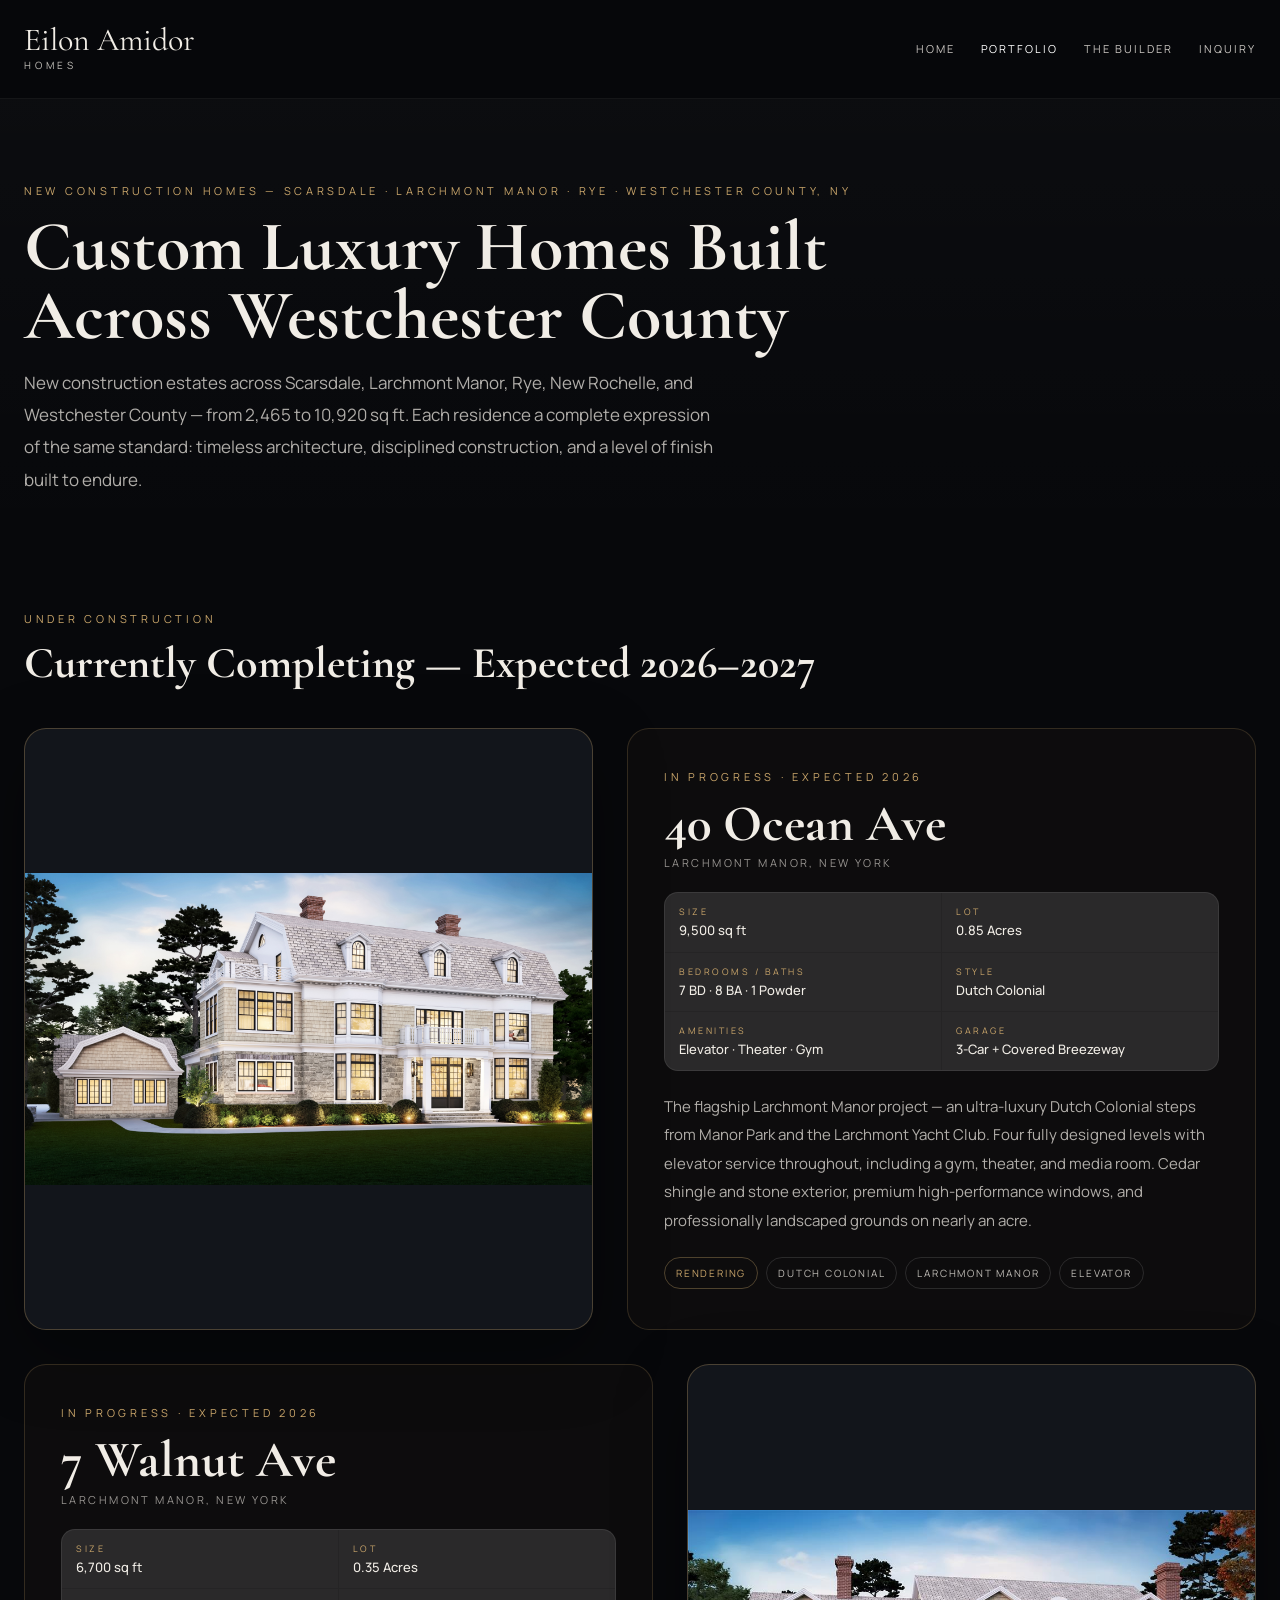
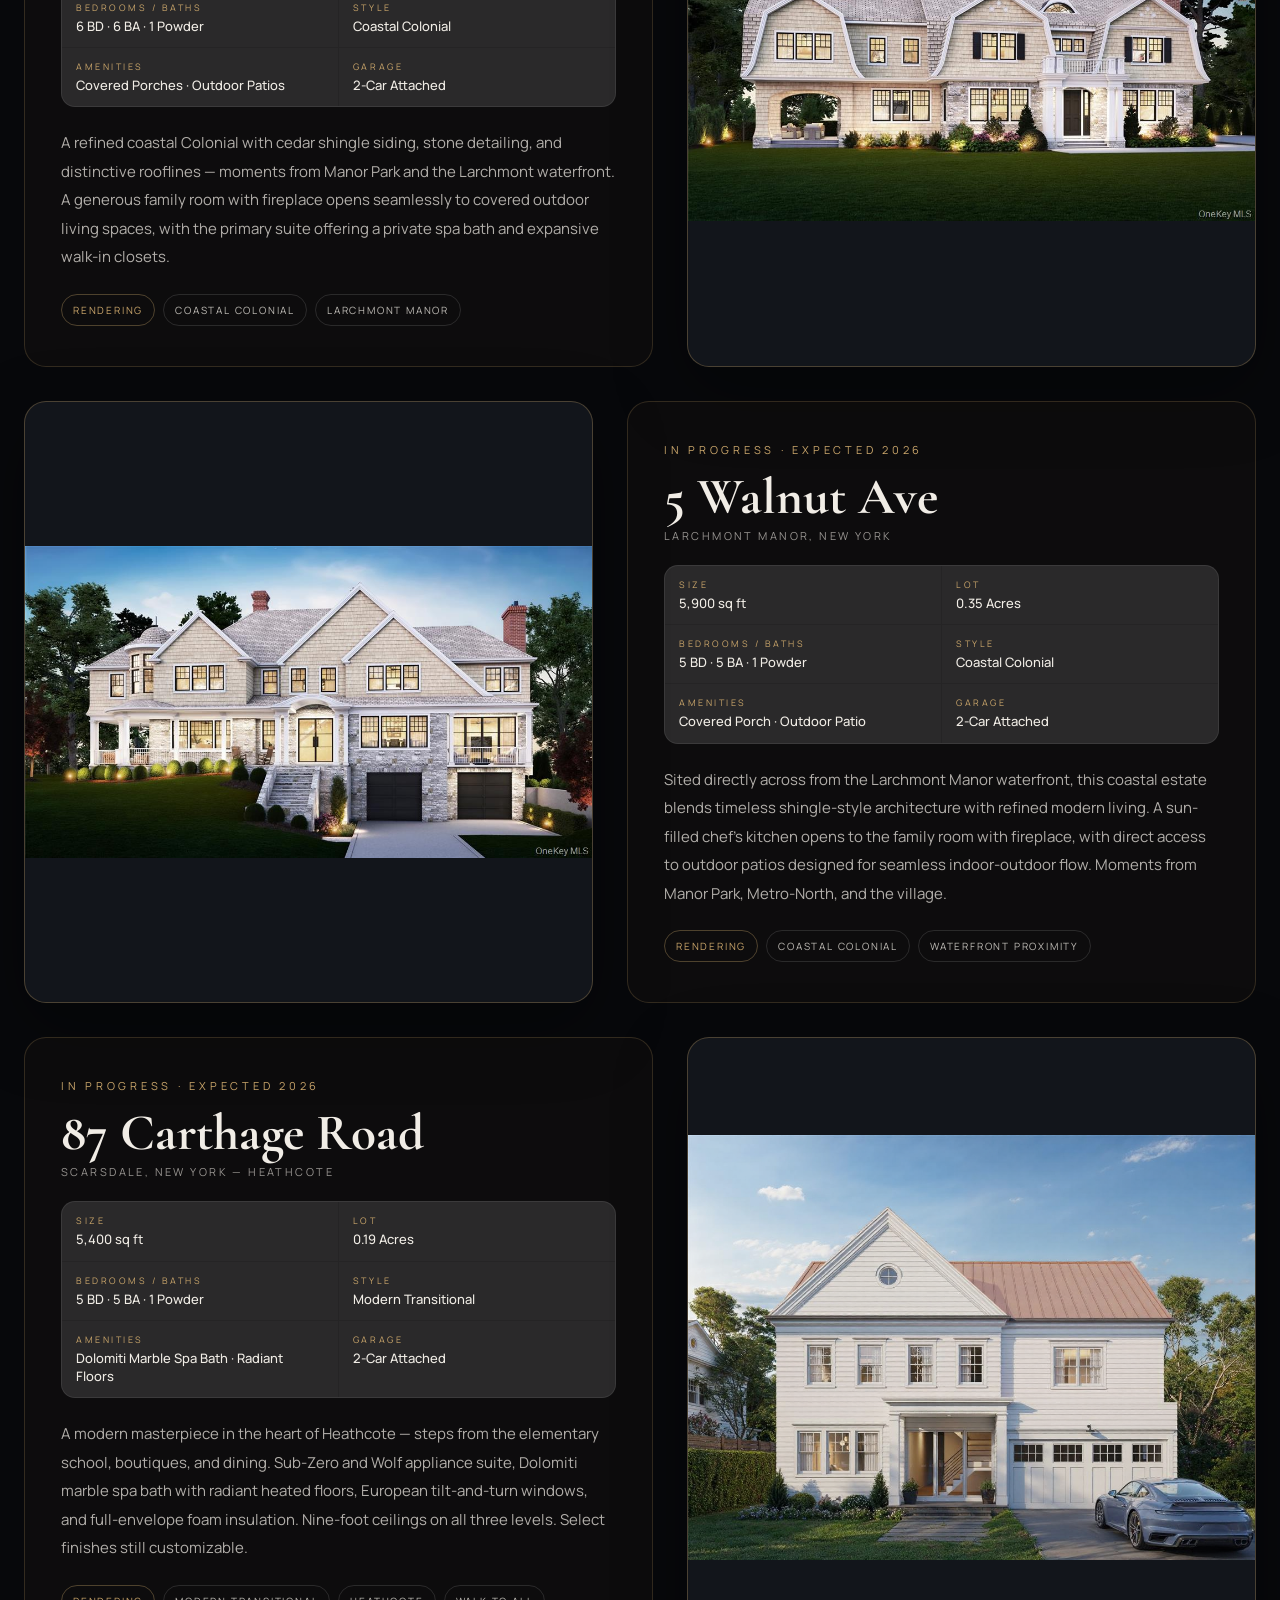
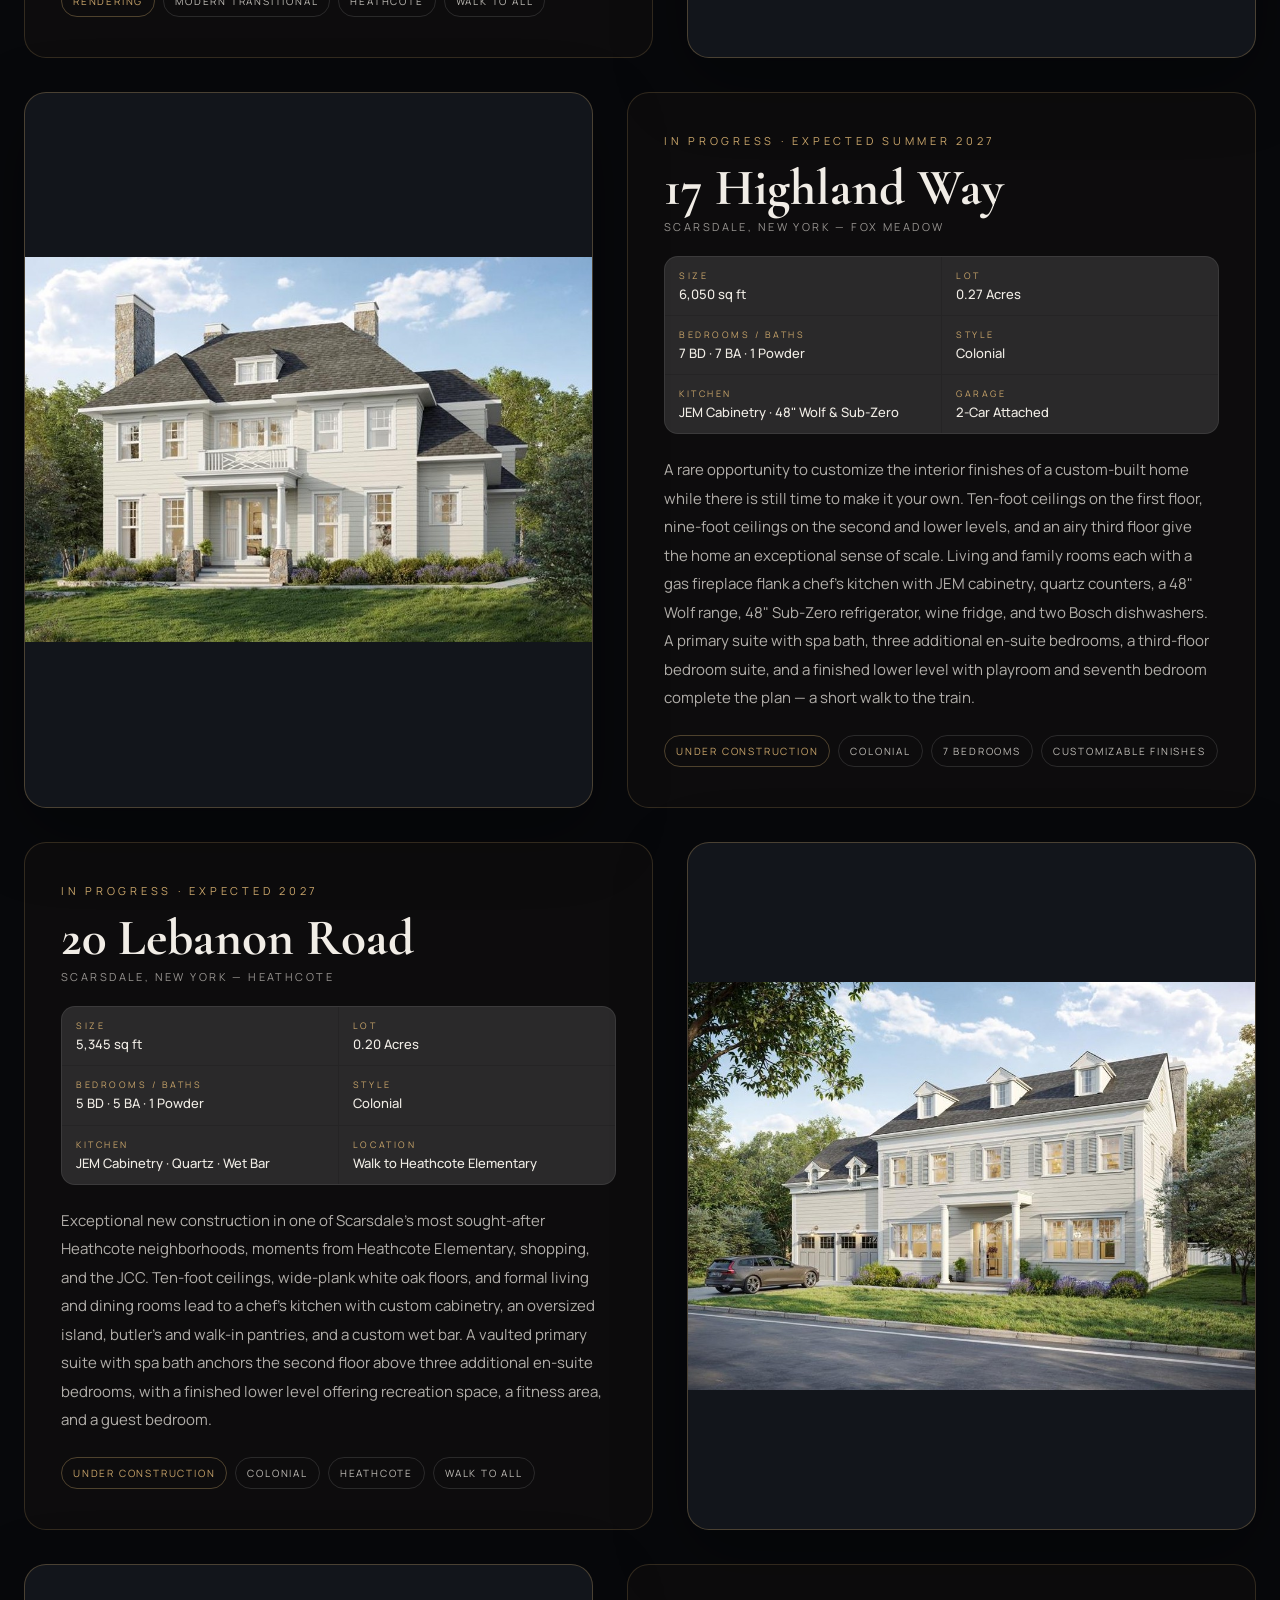
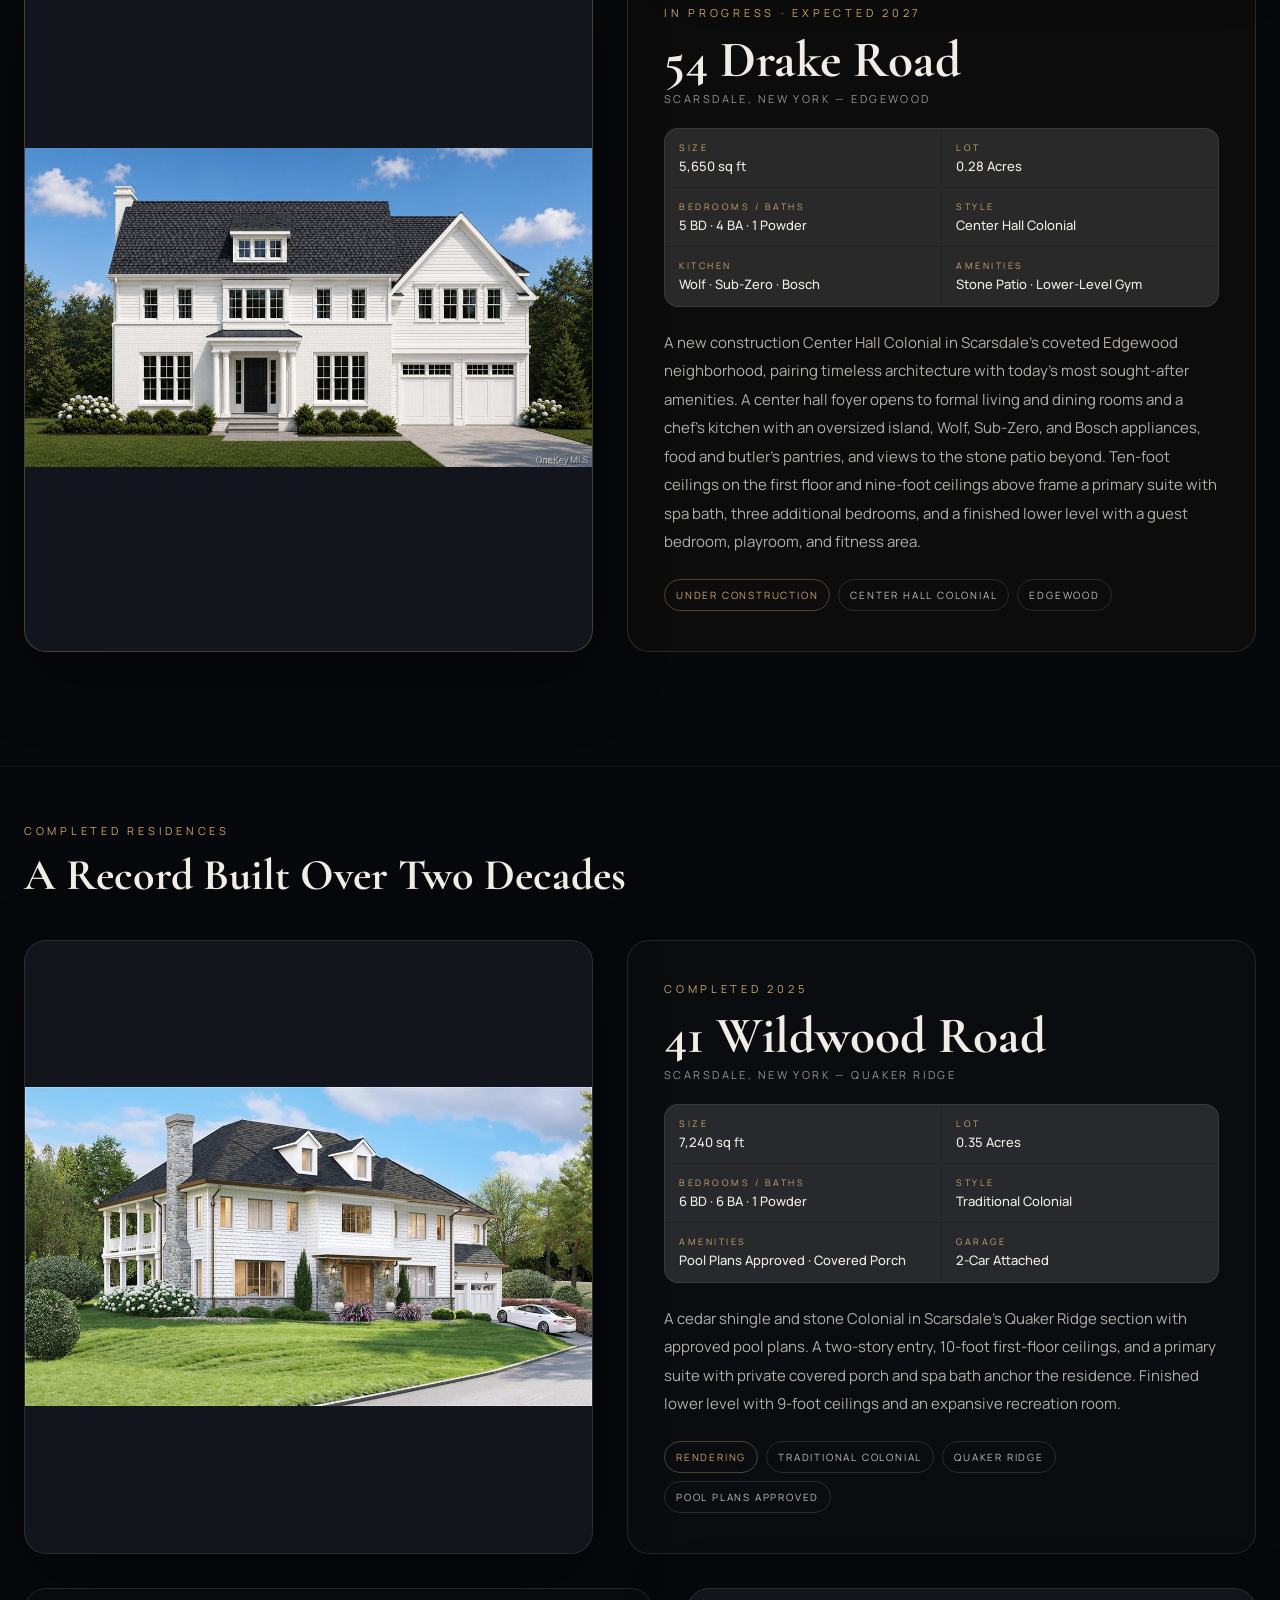
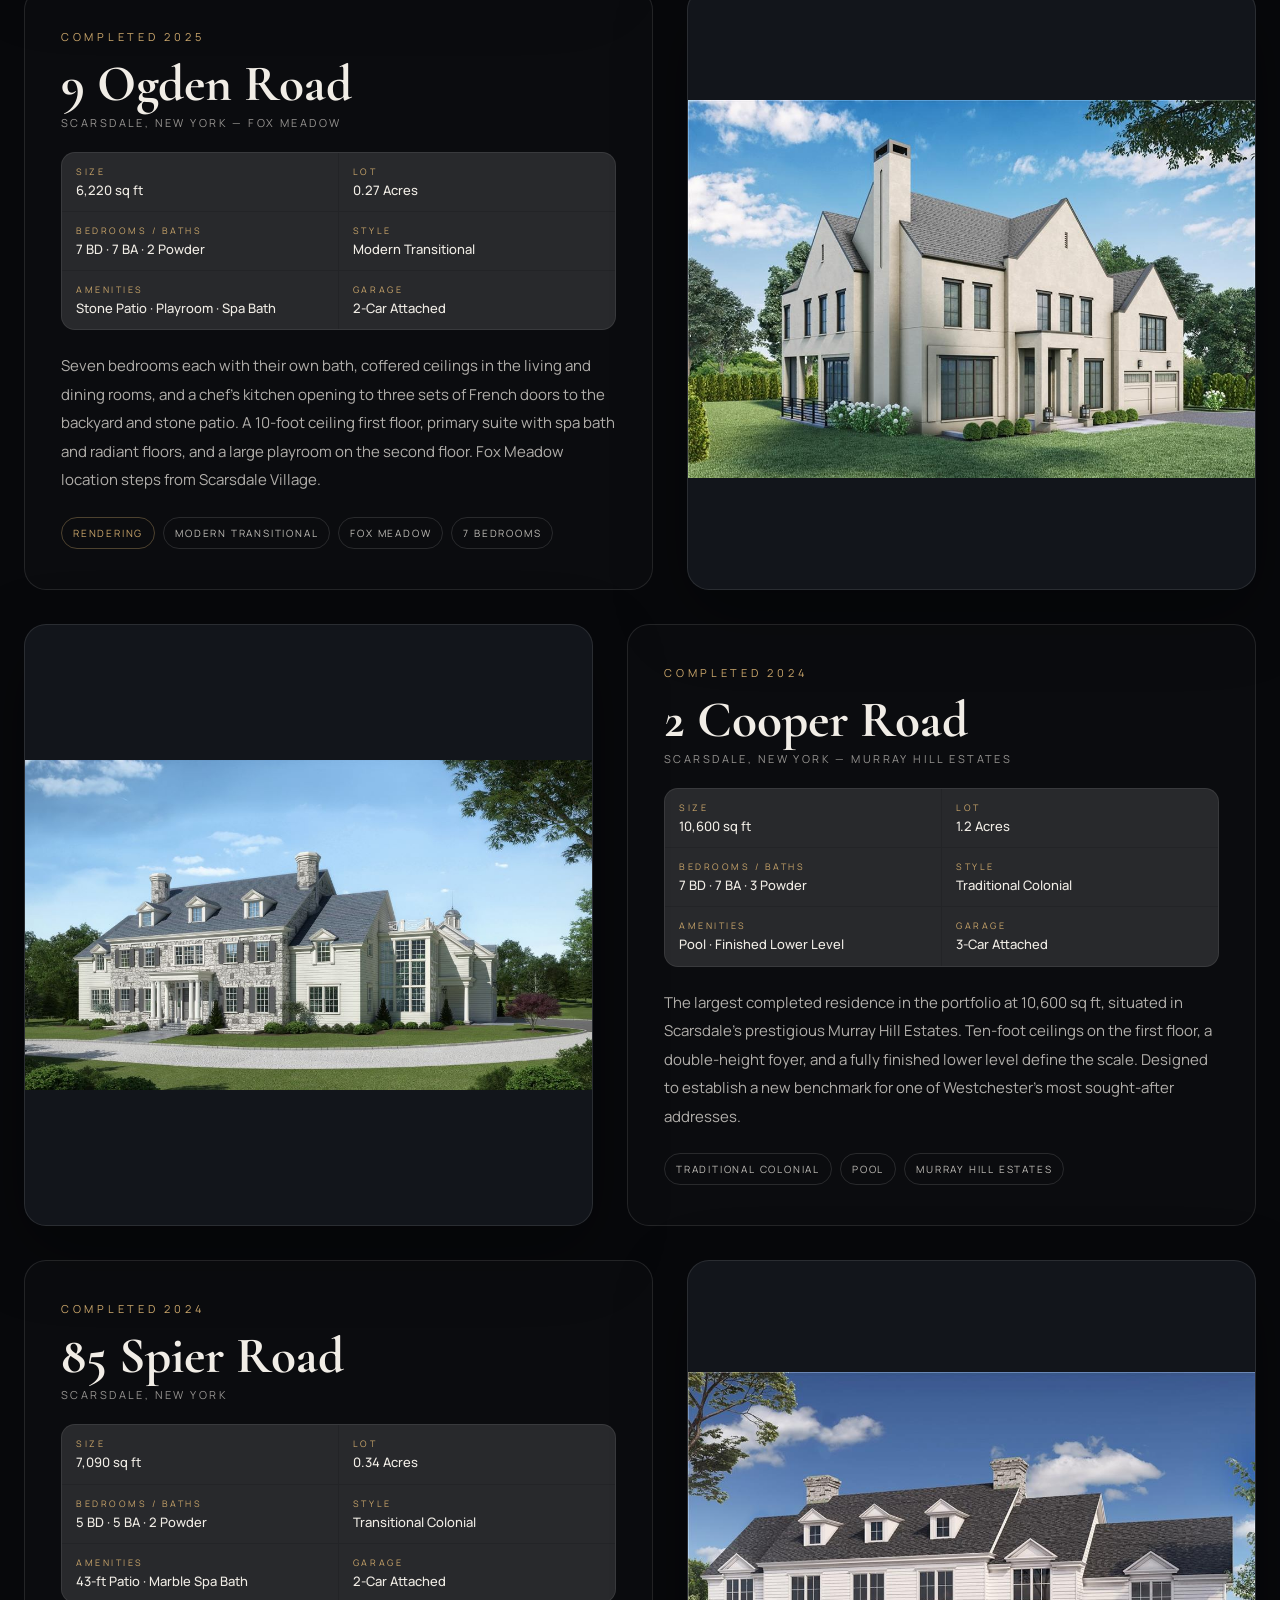
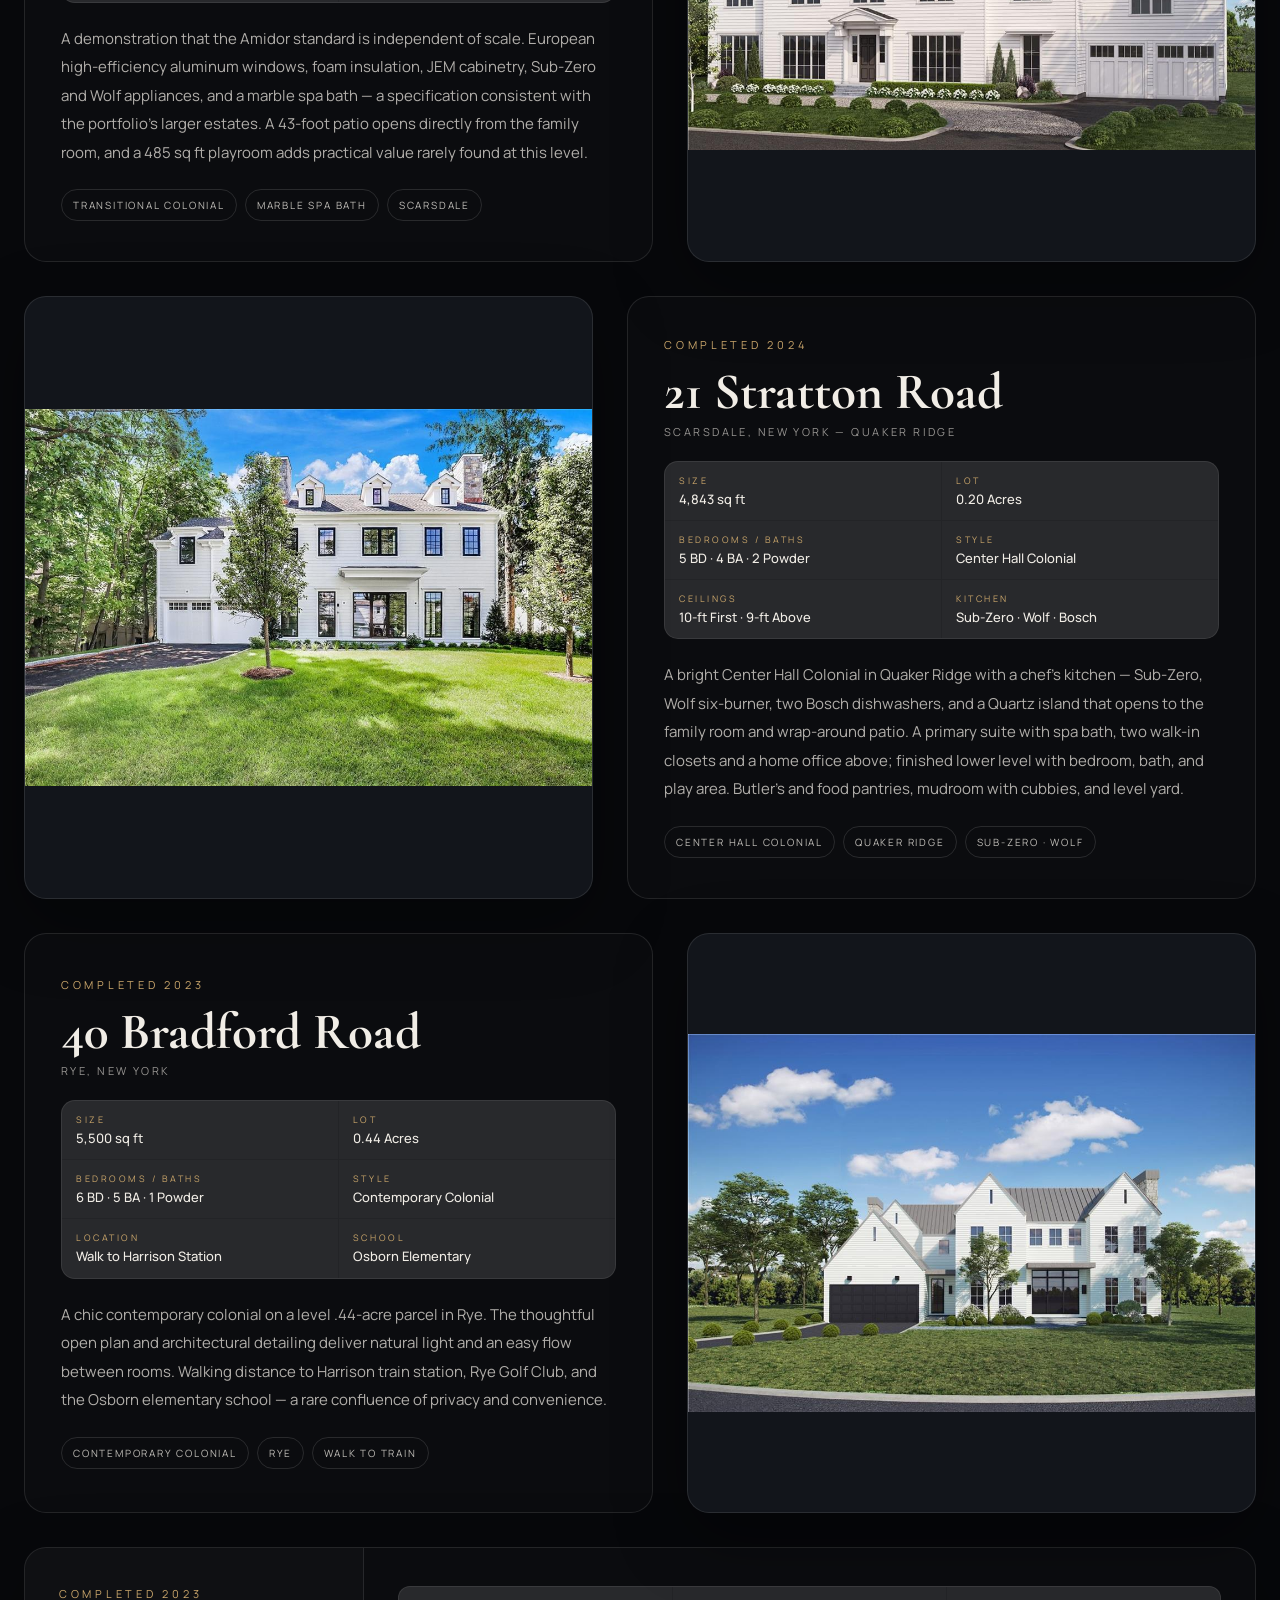
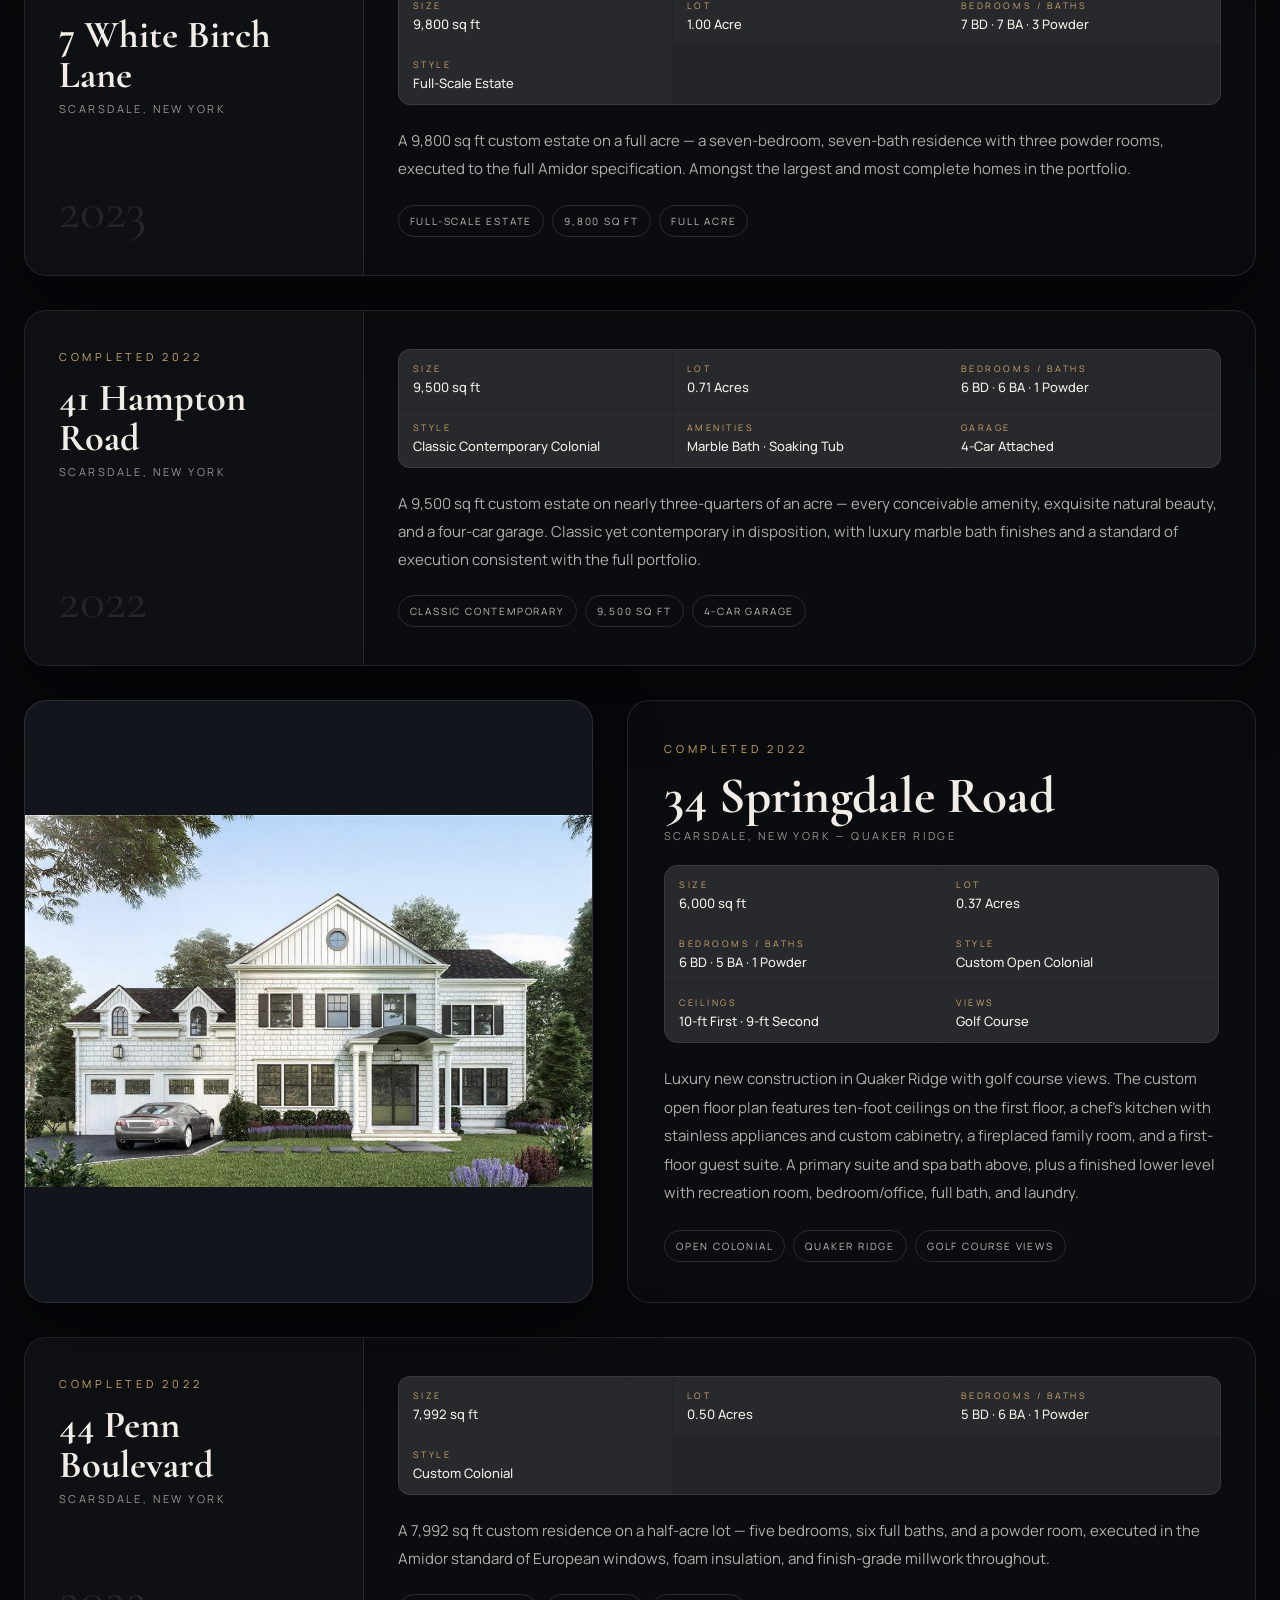
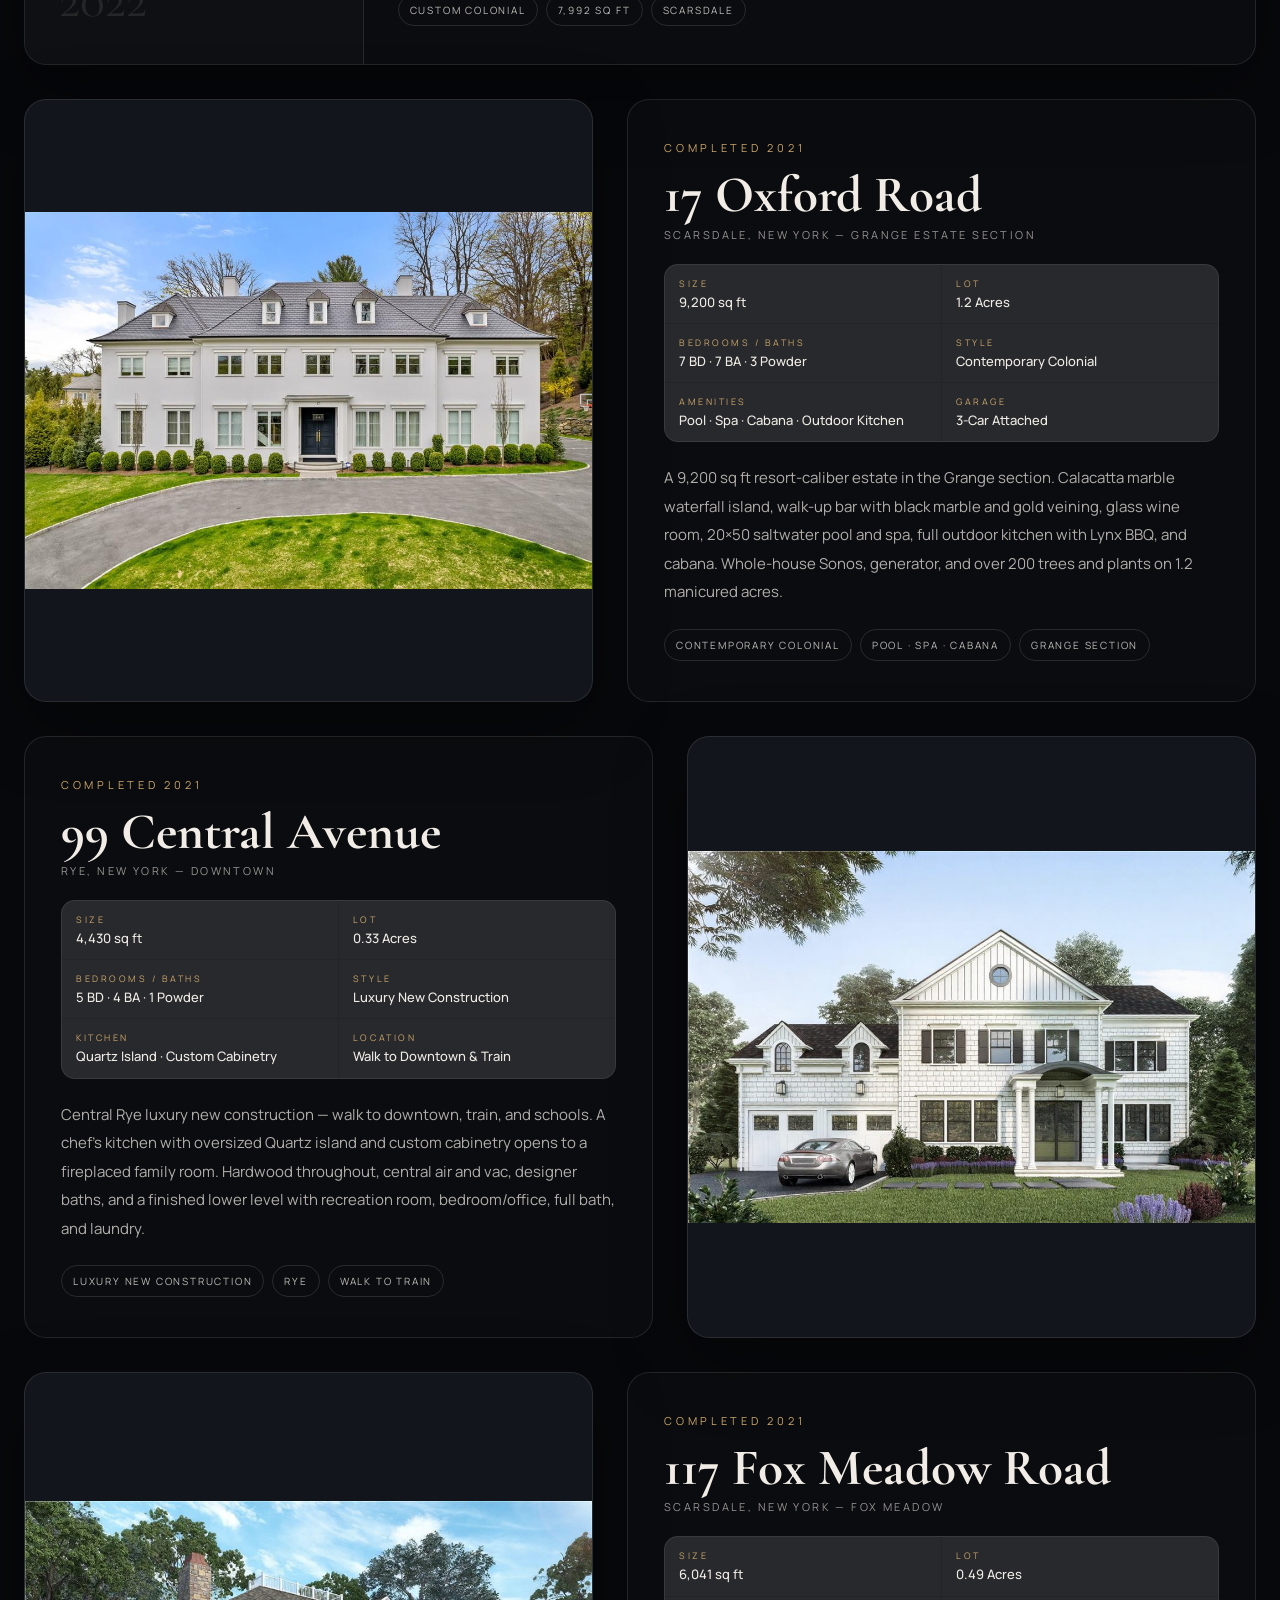
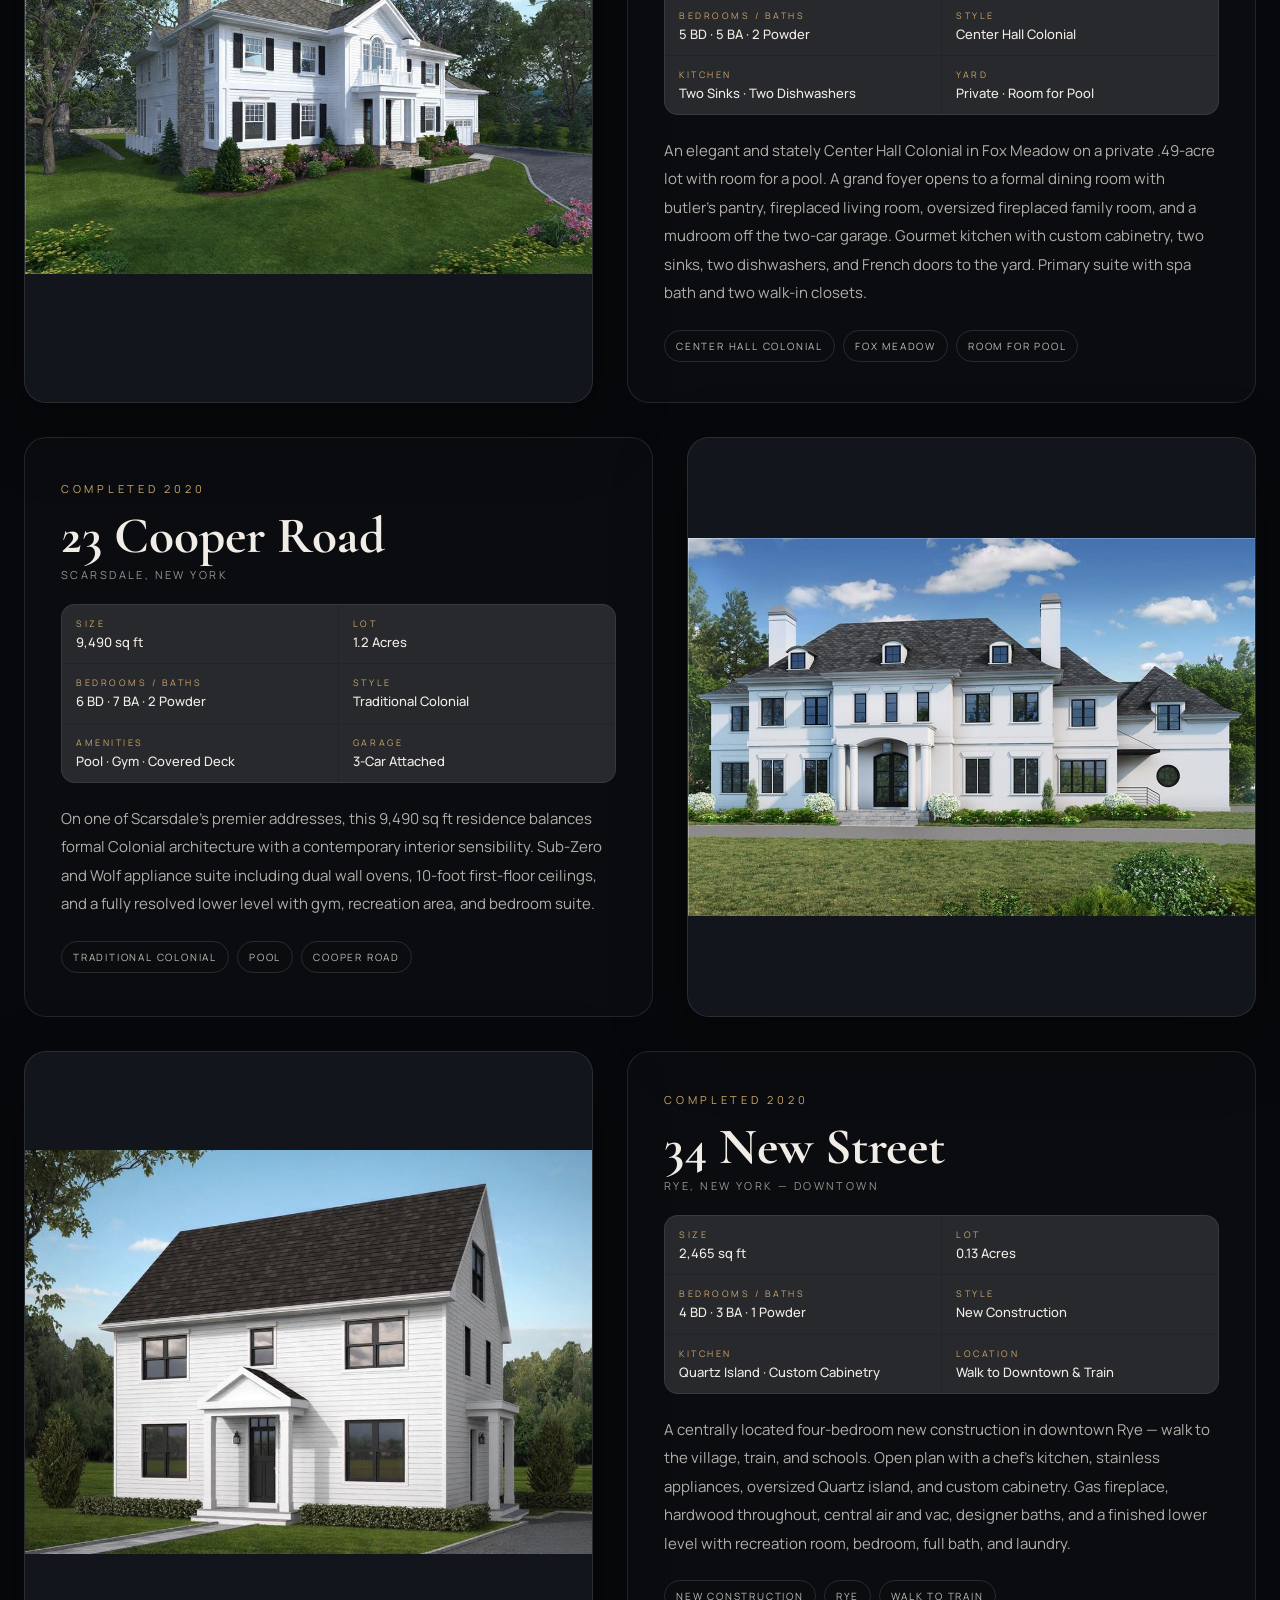
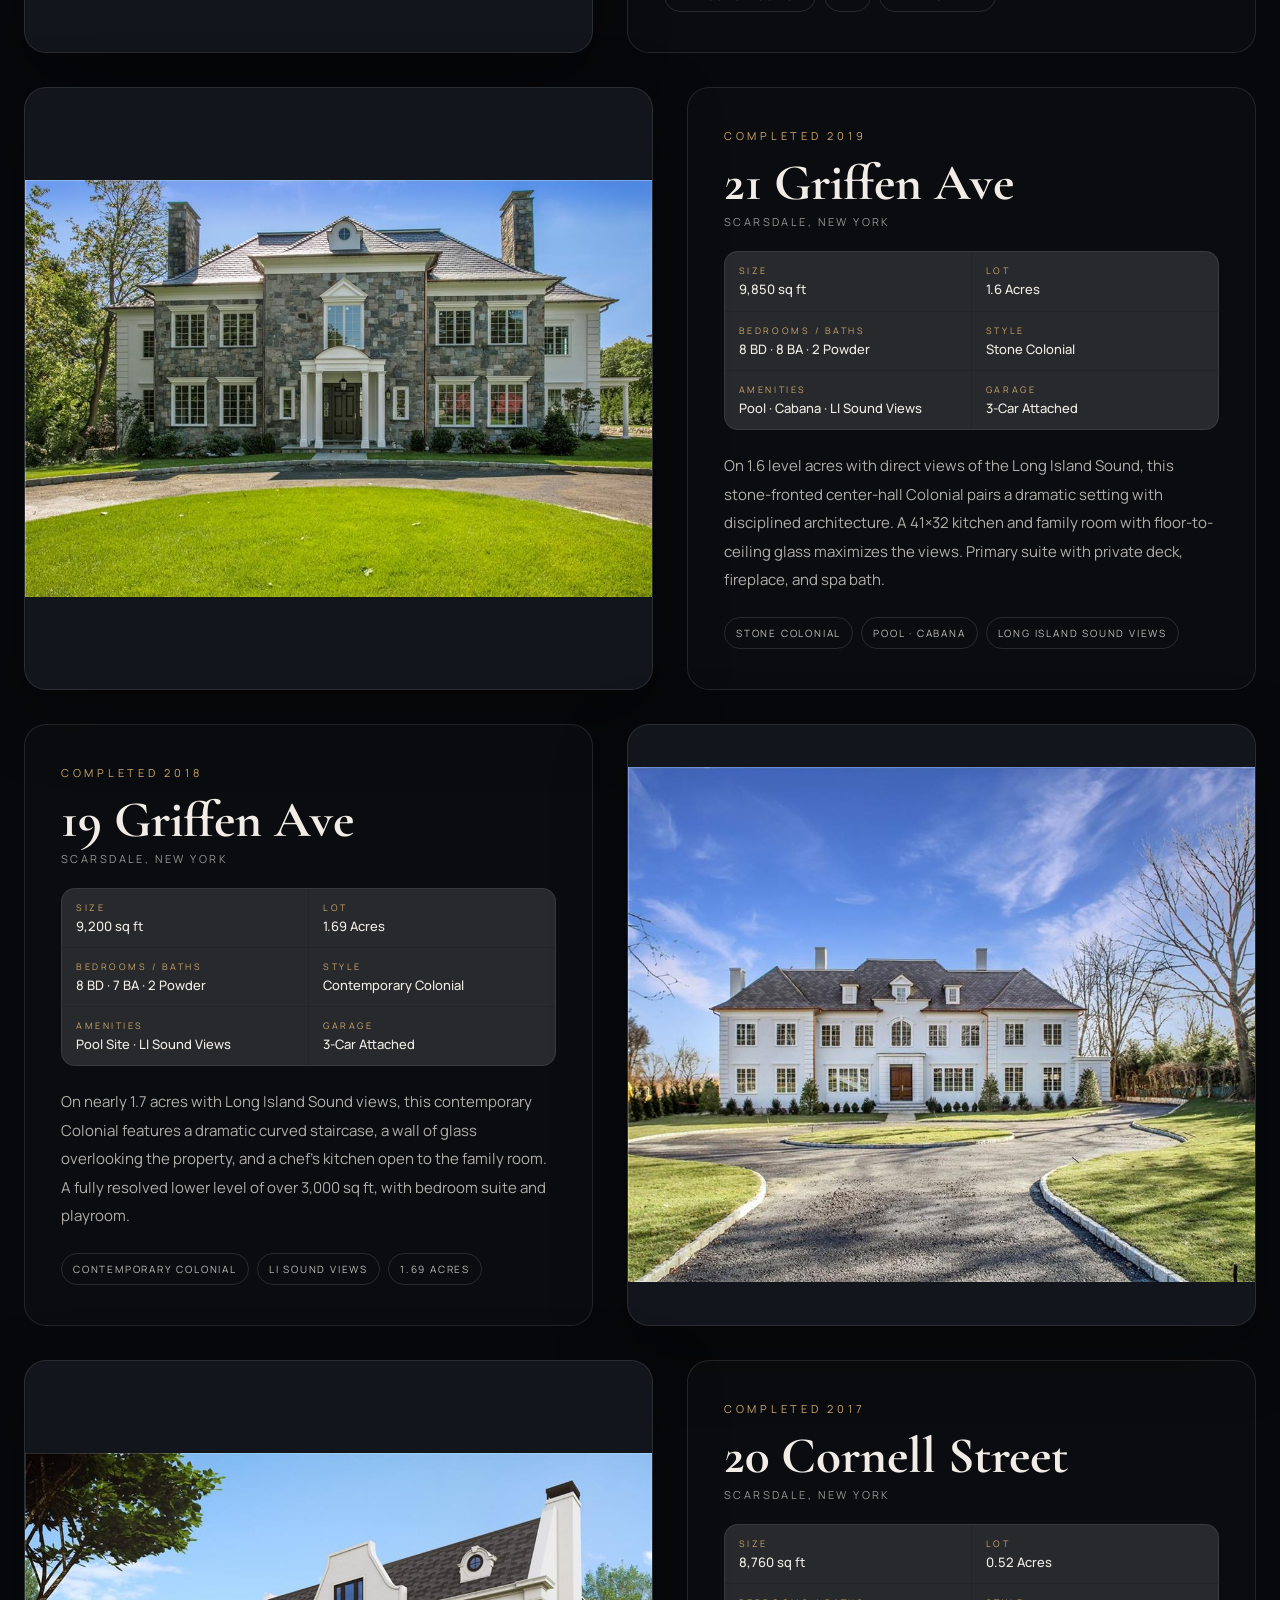
<file: portfolio.html>
<!doctype html>
<html lang="en">
<head>
  <meta charset="utf-8" />
  <meta name="viewport" content="width=device-width, initial-scale=1" />
  <title>New Construction Luxury Homes Portfolio | Scarsdale, Larchmont & Westchester County NY | Eilon Amidor Homes</title>
  <meta name="description" content="Luxury new construction homes built by Eilon Amidor across Westchester County NY — Scarsdale, Larchmont Manor, Rye, New Rochelle, and surrounding areas. Custom estates from 2,465–10,920 sq ft, completed 2008–2026." />
  <link rel="canonical" href="https://www.eilonamidorhomes.com/portfolio.html" />
  <meta name="robots" content="index, follow" />
  <meta name="geo.region" content="US-NY" />
  <meta property="og:title" content="New Construction Luxury Homes Portfolio — Scarsdale, Larchmont & Westchester County | Eilon Amidor Homes" />
  <meta property="og:description" content="Luxury custom homes across Westchester County — Scarsdale, Larchmont Manor, Rye, and beyond. New construction estates by premier builder Eilon Amidor." />
  <meta property="og:type" content="website" />
  <meta property="og:url" content="https://www.eilonamidorhomes.com/portfolio.html" />
  <meta property="og:image" content="https://www.eilonamidorhomes.com/assets/img/40Ocean.jpg" />
  <script type="application/ld+json">
  {
    "@context": "https://schema.org",
    "@type": "BreadcrumbList",
    "itemListElement": [
      {"@type": "ListItem", "position": 1, "name": "Home", "item": "https://www.eilonamidorhomes.com/"},
      {"@type": "ListItem", "position": 2, "name": "Portfolio", "item": "https://www.eilonamidorhomes.com/portfolio.html"}
    ]
  }
  </script>
  <script type="application/ld+json">
  {
    "@context": "https://schema.org",
    "@type": "ItemList",
    "name": "Luxury New Construction Homes — Eilon Amidor Homes Portfolio",
    "description": "Custom luxury new construction homes in Scarsdale and Larchmont Manor, Westchester County NY",
    "url": "https://www.eilonamidorhomes.com/portfolio.html",
    "itemListElement": [
      {"@type": "ListItem", "position": 1, "name": "40 Ocean Ave — Larchmont Manor, NY", "description": "9,500 sq ft Dutch Colonial, 7 bedrooms, Larchmont Manor"},
      {"@type": "ListItem", "position": 2, "name": "7 Walnut Ave — Larchmont Manor, NY", "description": "6,700 sq ft Coastal Colonial, 6 bedrooms, Larchmont Manor"},
      {"@type": "ListItem", "position": 3, "name": "5 Walnut Ave — Larchmont Manor, NY", "description": "5,900 sq ft Coastal Colonial, 5 bedrooms, Larchmont Manor"},
      {"@type": "ListItem", "position": 4, "name": "87 Carthage Road — Scarsdale, NY", "description": "5,400 sq ft Modern Transitional, 5 bedrooms, Heathcote"},
      {"@type": "ListItem", "position": 5, "name": "17 Highland Way — Scarsdale, NY", "description": "6,050 sq ft Colonial, 7 bedrooms, Fox Meadow"},
      {"@type": "ListItem", "position": 6, "name": "20 Lebanon Road — Scarsdale, NY", "description": "5,345 sq ft Colonial, 5 bedrooms, Heathcote"},
      {"@type": "ListItem", "position": 7, "name": "54 Drake Road — Scarsdale, NY", "description": "5,650 sq ft Center Hall Colonial, 5 bedrooms, Edgewood"},
      {"@type": "ListItem", "position": 8, "name": "41 Wildwood Road — Scarsdale, NY", "description": "7,240 sq ft Traditional Colonial, 6 bedrooms, Quaker Ridge"},
      {"@type": "ListItem", "position": 9, "name": "9 Ogden Road — Scarsdale, NY", "description": "6,220 sq ft Modern Transitional, 7 bedrooms, Fox Meadow"},
      {"@type": "ListItem", "position": 10, "name": "2 Cooper Road — Scarsdale, NY", "description": "10,600 sq ft Traditional Colonial, 7 bedrooms, Murray Hill Estates"},
      {"@type": "ListItem", "position": 11, "name": "85 Spier Road — Scarsdale, NY", "description": "7,090 sq ft Transitional Colonial, 5 bedrooms"},
      {"@type": "ListItem", "position": 12, "name": "21 Stratton Road — Scarsdale, NY", "description": "4,843 sq ft Center Hall Colonial, 5 bedrooms, Quaker Ridge"},
      {"@type": "ListItem", "position": 13, "name": "40 Bradford Road — Rye, NY", "description": "5,500 sq ft Contemporary Colonial, 6 bedrooms, walk to Harrison station"},
      {"@type": "ListItem", "position": 14, "name": "7 White Birch Lane — Scarsdale, NY", "description": "9,800 sq ft custom estate, 7 bedrooms, full acre"},
      {"@type": "ListItem", "position": 15, "name": "41 Hampton Road — Scarsdale, NY", "description": "9,500 sq ft Classic Contemporary Colonial, 6 bedrooms"},
      {"@type": "ListItem", "position": 16, "name": "34 Springdale Road — Scarsdale, NY", "description": "6,000 sq ft custom Colonial, 6 bedrooms, Quaker Ridge golf course views"},
      {"@type": "ListItem", "position": 17, "name": "44 Penn Boulevard — Scarsdale, NY", "description": "7,992 sq ft custom Colonial, 5 bedrooms"},
      {"@type": "ListItem", "position": 18, "name": "17 Oxford Road — Scarsdale, NY", "description": "9,200 sq ft Contemporary Colonial, 7 bedrooms, Grange Section"},
      {"@type": "ListItem", "position": 19, "name": "99 Central Avenue — Rye, NY", "description": "4,430 sq ft Luxury New Construction, 5 bedrooms, walk to downtown Rye"},
      {"@type": "ListItem", "position": 20, "name": "117 Fox Meadow Road — Scarsdale, NY", "description": "6,041 sq ft Center Hall Colonial, 5 bedrooms, Fox Meadow"},
      {"@type": "ListItem", "position": 21, "name": "23 Cooper Road — Scarsdale, NY", "description": "9,490 sq ft Traditional Colonial, 6 bedrooms"},
      {"@type": "ListItem", "position": 22, "name": "34 New Street — Rye, NY", "description": "2,465 sq ft new construction, 4 bedrooms, downtown Rye"},
      {"@type": "ListItem", "position": 23, "name": "21 Griffen Ave — Scarsdale, NY", "description": "9,850 sq ft Stone Colonial, 8 bedrooms, Long Island Sound views"},
      {"@type": "ListItem", "position": 24, "name": "19 Griffen Ave — Scarsdale, NY", "description": "9,200 sq ft Contemporary Colonial, 8 bedrooms"},
      {"@type": "ListItem", "position": 25, "name": "20 Cornell Street — Scarsdale, NY", "description": "8,760 sq ft French Colonial, 7 bedrooms"},
      {"@type": "ListItem", "position": 26, "name": "18 Cornell Street — Scarsdale, NY", "description": "8,300 sq ft Traditional Colonial, 7 bedrooms, pool"},
      {"@type": "ListItem", "position": 27, "name": "7 Schoen Lane — New Rochelle, NY", "description": "4,285 sq ft custom Colonial, 4 bedrooms"},
      {"@type": "ListItem", "position": 28, "name": "4 Murdock Road — Scarsdale, NY", "description": "9,500 sq ft Clapboard & Stone Colonial, 7 bedrooms, Murdock Woods"},
      {"@type": "ListItem", "position": 29, "name": "56 Brite Ave — Scarsdale, NY", "description": "7,100 sq ft Contemporary Colonial, 6 bedrooms, Fox Meadow"},
      {"@type": "ListItem", "position": 30, "name": "51 Penn Boulevard — Scarsdale, NY", "description": "6,400 sq ft Georgian brick Colonial renovation, 6 bedrooms"},
      {"@type": "ListItem", "position": 31, "name": "10 Ogden Road — Scarsdale, NY", "description": "8,400 sq ft full-scale estate, 5 bedrooms"},
      {"@type": "ListItem", "position": 32, "name": "3 Schoen Lane — New Rochelle, NY", "description": "3,800 sq ft custom Colonial, 5 bedrooms"},
      {"@type": "ListItem", "position": 33, "name": "53 Penn Boulevard — Scarsdale, NY", "description": "7,897 sq ft Classic Colonial, 6 bedrooms"},
      {"@type": "ListItem", "position": 34, "name": "25 Cooper Road — Scarsdale, NY", "description": "10,920 sq ft grand estate, 8 bedrooms, 1.37 acres"},
      {"@type": "ListItem", "position": 35, "name": "72 Brewster Road — Scarsdale, NY", "description": "5,576 sq ft custom Colonial, 4 bedrooms, Fox Meadow"},
      {"@type": "ListItem", "position": 36, "name": "70 Brewster Road — Scarsdale, NY", "description": "7,480 sq ft Stone Front Colonial, 7 bedrooms, Fox Meadow"},
      {"@type": "ListItem", "position": 37, "name": "11 Corell Road — Scarsdale, NY", "description": "4,500 sq ft custom Colonial, 6 bedrooms"},
      {"@type": "ListItem", "position": 38, "name": "68 Brewster Road — Scarsdale, NY", "description": "7,100 sq ft Mediterranean with elevator, 5 bedrooms, Fox Meadow"},
      {"@type": "ListItem", "position": 39, "name": "15 Meadow Road — Scarsdale, NY", "description": "6,520 sq ft Grand Colonial, 6 bedrooms"},
      {"@type": "ListItem", "position": 40, "name": "1 Schoen Lane — New Rochelle, NY", "description": "3,620 sq ft custom Colonial, 5 bedrooms"},
      {"@type": "ListItem", "position": 41, "name": "2 Schoen Lane — New Rochelle, NY", "description": "4,590 sq ft custom Colonial, 6 bedrooms"}
    ]
  }
  </script>
  <link rel="icon" href="data:image/svg+xml,<svg xmlns='http://www.w3.org/2000/svg' viewBox='0 0 32 32'><rect width='32' height='32' fill='%2307080b'/><text x='50%' y='54%' font-family='Georgia,serif' font-size='13' fill='%23c9a56a' text-anchor='middle' dominant-baseline='middle' letter-spacing='1'>EA</text></svg>">
  <link rel="preconnect" href="https://fonts.googleapis.com">
  <link rel="preconnect" href="https://fonts.gstatic.com" crossorigin>
  <link href="https://fonts.googleapis.com/css2?family=Cormorant+Garamond:wght@500;600;700&family=Manrope:wght@300;400;500;600&display=swap" rel="stylesheet">
  <link rel="stylesheet" href="assets/css/site.css">
  <script defer src="https://cdn.vercel-insights.com/v1/script.js"></script>
  <style>
    /* ── Header (sticky) ── */
    .site-header{ padding:26px 0; border-bottom:1px solid var(--line-soft); background:rgba(7,8,11,.94); position:sticky; top:0; z-index:20; backdrop-filter:blur(10px); }
    .site-header__inner{ display:flex; align-items:center; justify-content:space-between; gap:24px; }

    /* ── Page hero ── */
    .page-hero{ padding:84px 0 42px; background:linear-gradient(180deg, rgba(255,255,255,.018), rgba(255,255,255,0)); }
    .page-hero__title{ font-family:'Cormorant Garamond',serif; font-size:clamp(38px,5.5vw,72px); line-height:.98; margin:0 0 14px; max-width:860px; }
    .page-hero__copy{ max-width:700px; color:var(--muted); font-size:17px; line-height:1.9; }

    /* ── Section ── */
    .section{ padding:56px 0 80px; }
    .section--border{ border-top:1px solid var(--line-soft); }
    .section-header{ margin-bottom:42px; }
    .section-header__title{ font-family:'Cormorant Garamond',serif; font-size:clamp(28px,3.5vw,44px); line-height:1.05; margin:0; }

    /* ── Project with image ── */
    .project{ display:grid; grid-template-columns:1.05fr .95fr; gap:34px; align-items:stretch; margin-bottom:34px; }
    .project:nth-child(even){ grid-template-columns:.95fr 1.05fr; }
    .project__media{ border-radius:var(--radius); overflow:hidden; border:1px solid var(--line); background:var(--panel); min-height:580px; box-shadow:var(--shadow); }
    .project__media img{ width:100%; height:100%; object-fit:contain; }
    .project__body{ border-radius:var(--radius); border:1px solid var(--line); background:rgba(255,255,255,.02); padding:40px 36px; display:flex; flex-direction:column; justify-content:center; }

    /* In-progress variant — subtle gold border */
    .project--active .project__media{ border-color:rgba(201,165,106,.30); }
    .project--active .project__body{ border-color:rgba(201,165,106,.20); background:rgba(201,165,106,.03); }

    .project__title{ font-family:'Cormorant Garamond',serif; font-size:clamp(34px,4vw,54px); line-height:1.04; margin:0 0 4px; }
    .project__address{ font-size:11px; letter-spacing:.22em; text-transform:uppercase; color:rgba(241,237,230,.6); margin:0 0 22px; }

    /* Specs grid */
    .project__specs{ display:grid; grid-template-columns:repeat(2,1fr); gap:1px; background:var(--line); border:1px solid var(--line); border-radius:14px; overflow:hidden; margin-bottom:22px; }
    .spec{ background:rgba(255,255,255,.025); padding:12px 14px; }
    .spec__label{ font-size:9px; letter-spacing:.28em; text-transform:uppercase; color:var(--accent); margin:0 0 3px; }
    .spec__value{ font-size:13px; color:var(--text); line-height:1.4; margin:0; font-weight:500; }

    .project__copy{ color:var(--muted); font-size:15px; line-height:1.9; margin:0 0 22px; }
    .project__tags{ display:flex; flex-wrap:wrap; gap:8px; }
    .tag{ font-size:10px; letter-spacing:.18em; text-transform:uppercase; padding:8px 11px; border:1px solid rgba(255,255,255,.12); border-radius:999px; color:rgba(241,237,230,.78); }
    .tag--active{ border-color:rgba(201,165,106,.35); color:var(--accent); }

    /* ── Text-only project (no image) ── */
    .project-text{ display:grid; grid-template-columns:.38fr 1fr; border:1px solid var(--line); border-radius:var(--radius); background:rgba(255,255,255,.02); overflow:hidden; margin-bottom:34px; box-shadow:var(--shadow); }
    .project-text__left{ padding:38px 34px; border-right:1px solid var(--line); display:flex; flex-direction:column; justify-content:space-between; background:rgba(255,255,255,.015); }
    .project-text__title{ font-family:'Cormorant Garamond',serif; font-size:clamp(28px,3vw,42px); line-height:1.05; margin:0 0 6px; }
    .project-text__address{ font-size:11px; letter-spacing:.22em; text-transform:uppercase; color:rgba(241,237,230,.6); margin:0 0 24px; }
    .project-text__year{ font-family:'Cormorant Garamond',serif; font-size:52px; color:rgba(241,237,230,.10); line-height:1; margin:0; }
    .project-text__right{ padding:38px 34px; display:flex; flex-direction:column; justify-content:center; gap:22px; }
    .project-text__specs{ display:grid; grid-template-columns:repeat(3,1fr); gap:1px; background:var(--line); border:1px solid var(--line); border-radius:12px; overflow:hidden; }
    .project-text__copy{ color:var(--muted); font-size:15px; line-height:1.85; margin:0; }
    .project-text__tags{ display:flex; flex-wrap:wrap; gap:8px; }

    /* ── CTA ── */
    .cta{ padding:100px 0; text-align:center; border-top:1px solid var(--line-soft); }
    .cta__title{ font-family:'Cormorant Garamond',serif; font-size:clamp(34px,4vw,58px); margin:0 0 12px; }
    .cta__copy{ max-width:680px; margin:0 auto 28px; color:var(--muted); font-size:16px; line-height:1.85; }

    /* ── Footer ── */
    .site-footer{ padding:38px 0 54px; border-top:1px solid var(--line-soft); }

    /* ── Responsive ── */
    @media (max-width:1020px){
      .project,.project:nth-child(even){ grid-template-columns:1fr }
      .project__media{ min-height:420px }
      .project-text{ grid-template-columns:1fr }
      .project-text__left{ border-right:none; border-bottom:1px solid var(--line); }
      .project-text__specs{ grid-template-columns:repeat(2,1fr) }
    }
    @media (max-width:760px){
      .container{ width:min(100%, calc(100% - 28px)) }
      .nav{ display:none } .nav-toggle{ display:flex }
    }
  </style>
</head>
<body>

  <a class="skip-link" href="#main">Skip to content</a>

  <div class="nav-overlay" id="navOverlay" role="dialog" aria-modal="true" aria-label="Navigation">
    <a class="nav-overlay__link" href="/">Home</a>
    <a class="nav-overlay__link" href="portfolio.html">Portfolio</a>
    <a class="nav-overlay__link" href="builder.html">The Builder</a>
    <a class="nav-overlay__link" href="inquire.html">Inquiry</a>
    <div class="nav-overlay__footer">Scarsdale · Larchmont Manor · Rye · Westchester</div>
  </div>

  <header class="site-header">
    <div class="container site-header__inner">
      <a href="/" class="brand" aria-label="Eilon Amidor Homes Home">
        <span class="brand__name">Eilon Amidor</span>
        <span class="brand__sub">Homes</span>
      </a>
      <nav class="nav" aria-label="Primary">
        <a href="/">Home</a>
        <a href="portfolio.html" class="active">Portfolio</a>
        <a href="builder.html">The Builder</a>
        <a href="inquire.html">Inquiry</a>
      </nav>
      <button class="nav-toggle" id="navToggle" aria-label="Toggle navigation" aria-expanded="false" aria-controls="navOverlay">
        <span></span><span></span><span></span>
      </button>
    </div>
  </header>

  <main id="main">

    <section class="page-hero">
      <div class="container">
        <p class="eyebrow">New Construction Homes — Scarsdale · Larchmont Manor · Rye · Westchester County, NY</p>
        <h1 class="page-hero__title">Custom Luxury Homes Built Across Westchester County</h1>
        <p class="page-hero__copy">
          New construction estates across Scarsdale, Larchmont Manor, Rye, New Rochelle, and Westchester
          County — from 2,465 to 10,920 sq ft. Each residence a complete expression of the same standard:
          timeless architecture, disciplined construction, and a level of finish built to endure.
        </p>
      </div>
    </section>

    <!-- ══════════ UNDER CONSTRUCTION ══════════ -->
    <section class="section">
      <div class="container">
        <div class="section-header reveal">
          <p class="eyebrow">Under Construction</p>
          <h2 class="section-header__title">Currently Completing — Expected 2026–2027</h2>
        </div>

        <!-- 40 Ocean Ave -->
        <article class="project project--active reveal">
          <div class="project__media">
            <img src="assets/img/40Ocean.jpg" alt="40 Ocean Avenue — Dutch Colonial estate in Larchmont Manor" class="img-40ocean" loading="lazy" width="1024" height="563">
          </div>
          <div class="project__body">
            <p class="eyebrow">In Progress · Expected 2026</p>
            <h2 class="project__title">40 Ocean Ave</h2>
            <p class="project__address">Larchmont Manor, New York</p>
            <div class="project__specs">
              <div class="spec"><p class="spec__label">Size</p><p class="spec__value">9,500 sq ft</p></div>
              <div class="spec"><p class="spec__label">Lot</p><p class="spec__value">0.85 Acres</p></div>
              <div class="spec"><p class="spec__label">Bedrooms / Baths</p><p class="spec__value">7 BD · 8 BA · 1 Powder</p></div>
              <div class="spec"><p class="spec__label">Style</p><p class="spec__value">Dutch Colonial</p></div>
              <div class="spec"><p class="spec__label">Amenities</p><p class="spec__value">Elevator · Theater · Gym</p></div>
              <div class="spec"><p class="spec__label">Garage</p><p class="spec__value">3-Car + Covered Breezeway</p></div>
            </div>
            <p class="project__copy">
              The flagship Larchmont Manor project — an ultra-luxury Dutch Colonial steps from Manor Park and the Larchmont Yacht Club.
              Four fully designed levels with elevator service throughout, including a gym, theater, and media room.
              Cedar shingle and stone exterior, premium high-performance windows, and professionally landscaped grounds on nearly an acre.
            </p>
            <div class="project__tags">
              <span class="tag tag--active">Rendering</span>
              <span class="tag">Dutch Colonial</span>
              <span class="tag">Larchmont Manor</span>
              <span class="tag">Elevator</span>
            </div>
          </div>
        </article>

        <!-- 7 Walnut Ave -->
        <article class="project project--active reveal">
          <div class="project__body">
            <p class="eyebrow">In Progress · Expected 2026</p>
            <h2 class="project__title">7 Walnut Ave</h2>
            <p class="project__address">Larchmont Manor, New York</p>
            <div class="project__specs">
              <div class="spec"><p class="spec__label">Size</p><p class="spec__value">6,700 sq ft</p></div>
              <div class="spec"><p class="spec__label">Lot</p><p class="spec__value">0.35 Acres</p></div>
              <div class="spec"><p class="spec__label">Bedrooms / Baths</p><p class="spec__value">6 BD · 6 BA · 1 Powder</p></div>
              <div class="spec"><p class="spec__label">Style</p><p class="spec__value">Coastal Colonial</p></div>
              <div class="spec"><p class="spec__label">Amenities</p><p class="spec__value">Covered Porches · Outdoor Patios</p></div>
              <div class="spec"><p class="spec__label">Garage</p><p class="spec__value">2-Car Attached</p></div>
            </div>
            <p class="project__copy">
              A refined coastal Colonial with cedar shingle siding, stone detailing, and distinctive rooflines —
              moments from Manor Park and the Larchmont waterfront. A generous family room with fireplace opens
              seamlessly to covered outdoor living spaces, with the primary suite offering a private spa bath and
              expansive walk-in closets.
            </p>
            <div class="project__tags">
              <span class="tag tag--active">Rendering</span>
              <span class="tag">Coastal Colonial</span>
              <span class="tag">Larchmont Manor</span>
            </div>
          </div>
          <div class="project__media">
            <img src="assets/img/7Walnut.jpg" alt="7 Walnut Avenue — Coastal Colonial in Larchmont Manor" class="img-7walnut" loading="lazy" width="1024" height="563">
          </div>
        </article>

        <!-- 5 Walnut Ave -->
        <article class="project project--active reveal">
          <div class="project__media">
            <img src="assets/img/5Walnut.jpg" alt="5 Walnut Avenue — Coastal Colonial in Larchmont Manor" class="img-5walnut" loading="lazy" width="1024" height="563">
          </div>
          <div class="project__body">
            <p class="eyebrow">In Progress · Expected 2026</p>
            <h2 class="project__title">5 Walnut Ave</h2>
            <p class="project__address">Larchmont Manor, New York</p>
            <div class="project__specs">
              <div class="spec"><p class="spec__label">Size</p><p class="spec__value">5,900 sq ft</p></div>
              <div class="spec"><p class="spec__label">Lot</p><p class="spec__value">0.35 Acres</p></div>
              <div class="spec"><p class="spec__label">Bedrooms / Baths</p><p class="spec__value">5 BD · 5 BA · 1 Powder</p></div>
              <div class="spec"><p class="spec__label">Style</p><p class="spec__value">Coastal Colonial</p></div>
              <div class="spec"><p class="spec__label">Amenities</p><p class="spec__value">Covered Porch · Outdoor Patio</p></div>
              <div class="spec"><p class="spec__label">Garage</p><p class="spec__value">2-Car Attached</p></div>
            </div>
            <p class="project__copy">
              Sited directly across from the Larchmont Manor waterfront, this coastal estate blends timeless
              shingle-style architecture with refined modern living. A sun-filled chef's kitchen opens to the
              family room with fireplace, with direct access to outdoor patios designed for seamless indoor-outdoor flow.
              Moments from Manor Park, Metro-North, and the village.
            </p>
            <div class="project__tags">
              <span class="tag tag--active">Rendering</span>
              <span class="tag">Coastal Colonial</span>
              <span class="tag">Waterfront Proximity</span>
            </div>
          </div>
        </article>

        <!-- 87 Carthage Rd -->
        <article class="project project--active reveal">
          <div class="project__body">
            <p class="eyebrow">In Progress · Expected 2026</p>
            <h2 class="project__title">87 Carthage Road</h2>
            <p class="project__address">Scarsdale, New York — Heathcote</p>
            <div class="project__specs">
              <div class="spec"><p class="spec__label">Size</p><p class="spec__value">5,400 sq ft</p></div>
              <div class="spec"><p class="spec__label">Lot</p><p class="spec__value">0.19 Acres</p></div>
              <div class="spec"><p class="spec__label">Bedrooms / Baths</p><p class="spec__value">5 BD · 5 BA · 1 Powder</p></div>
              <div class="spec"><p class="spec__label">Style</p><p class="spec__value">Modern Transitional</p></div>
              <div class="spec"><p class="spec__label">Amenities</p><p class="spec__value">Dolomiti Marble Spa Bath · Radiant Floors</p></div>
              <div class="spec"><p class="spec__label">Garage</p><p class="spec__value">2-Car Attached</p></div>
            </div>
            <p class="project__copy">
              A modern masterpiece in the heart of Heathcote — steps from the elementary school, boutiques, and dining.
              Sub-Zero and Wolf appliance suite, Dolomiti marble spa bath with radiant heated floors, European tilt-and-turn
              windows, and full-envelope foam insulation. Nine-foot ceilings on all three levels. Select finishes
              still customizable.
            </p>
            <div class="project__tags">
              <span class="tag tag--active">Rendering</span>
              <span class="tag">Modern Transitional</span>
              <span class="tag">Heathcote</span>
              <span class="tag">Walk to All</span>
            </div>
          </div>
          <div class="project__media">
            <img src="assets/img/87Carthage.jpg" alt="87 Carthage Road — Modern Transitional in Scarsdale Heathcote" class="img-87carthage" loading="lazy" width="1024" height="768">
          </div>
        </article>

        <!-- 17 Highland Way -->
        <article class="project project--active reveal">
          <div class="project__media">
            <img src="assets/img/17Highland.jpg" alt="17 Highland Way — Colonial new construction in Scarsdale Fox Meadow" class="img-17highland" loading="lazy" width="836" height="567">
          </div>
          <div class="project__body">
            <p class="eyebrow">In Progress · Expected Summer 2027</p>
            <h2 class="project__title">17 Highland Way</h2>
            <p class="project__address">Scarsdale, New York — Fox Meadow</p>
            <div class="project__specs">
              <div class="spec"><p class="spec__label">Size</p><p class="spec__value">6,050 sq ft</p></div>
              <div class="spec"><p class="spec__label">Lot</p><p class="spec__value">0.27 Acres</p></div>
              <div class="spec"><p class="spec__label">Bedrooms / Baths</p><p class="spec__value">7 BD · 7 BA · 1 Powder</p></div>
              <div class="spec"><p class="spec__label">Style</p><p class="spec__value">Colonial</p></div>
              <div class="spec"><p class="spec__label">Kitchen</p><p class="spec__value">JEM Cabinetry · 48" Wolf &amp; Sub-Zero</p></div>
              <div class="spec"><p class="spec__label">Garage</p><p class="spec__value">2-Car Attached</p></div>
            </div>
            <p class="project__copy">
              A rare opportunity to customize the interior finishes of a custom-built home while there is still time
              to make it your own. Ten-foot ceilings on the first floor, nine-foot ceilings on the second and lower
              levels, and an airy third floor give the home an exceptional sense of scale. Living and family rooms
              each with a gas fireplace flank a chef's kitchen with JEM cabinetry, quartz counters, a 48" Wolf range,
              48" Sub-Zero refrigerator, wine fridge, and two Bosch dishwashers. A primary suite with spa bath, three
              additional en-suite bedrooms, a third-floor bedroom suite, and a finished lower level with playroom and
              seventh bedroom complete the plan — a short walk to the train.
            </p>
            <div class="project__tags">
              <span class="tag tag--active">Under Construction</span>
              <span class="tag">Colonial</span>
              <span class="tag">7 Bedrooms</span>
              <span class="tag">Customizable Finishes</span>
            </div>
          </div>
        </article>

        <!-- 20 Lebanon Road -->
        <article class="project project--active reveal">
          <div class="project__body">
            <p class="eyebrow">In Progress · Expected 2027</p>
            <h2 class="project__title">20 Lebanon Road</h2>
            <p class="project__address">Scarsdale, New York — Heathcote</p>
            <div class="project__specs">
              <div class="spec"><p class="spec__label">Size</p><p class="spec__value">5,345 sq ft</p></div>
              <div class="spec"><p class="spec__label">Lot</p><p class="spec__value">0.20 Acres</p></div>
              <div class="spec"><p class="spec__label">Bedrooms / Baths</p><p class="spec__value">5 BD · 5 BA · 1 Powder</p></div>
              <div class="spec"><p class="spec__label">Style</p><p class="spec__value">Colonial</p></div>
              <div class="spec"><p class="spec__label">Kitchen</p><p class="spec__value">JEM Cabinetry · Quartz · Wet Bar</p></div>
              <div class="spec"><p class="spec__label">Location</p><p class="spec__value">Walk to Heathcote Elementary</p></div>
            </div>
            <p class="project__copy">
              Exceptional new construction in one of Scarsdale's most sought-after Heathcote neighborhoods, moments
              from Heathcote Elementary, shopping, and the JCC. Ten-foot ceilings, wide-plank white oak floors, and
              formal living and dining rooms lead to a chef's kitchen with custom cabinetry, an oversized island,
              butler's and walk-in pantries, and a custom wet bar. A vaulted primary suite with spa bath anchors the
              second floor above three additional en-suite bedrooms, with a finished lower level offering recreation
              space, a fitness area, and a guest bedroom.
            </p>
            <div class="project__tags">
              <span class="tag tag--active">Under Construction</span>
              <span class="tag">Colonial</span>
              <span class="tag">Heathcote</span>
              <span class="tag">Walk to All</span>
            </div>
          </div>
          <div class="project__media">
            <img src="assets/img/20Lebanon.jpg" alt="20 Lebanon Road — Colonial new construction in Scarsdale Heathcote" class="img-20lebanon" loading="lazy" width="953" height="686">
          </div>
        </article>

        <!-- 54 Drake Road -->
        <article class="project project--active reveal">
          <div class="project__media">
            <img src="assets/img/54Drake.jpg" alt="54 Drake Road — Center Hall Colonial new construction in Scarsdale Edgewood" class="img-54drake" loading="lazy" width="1024" height="577">
          </div>
          <div class="project__body">
            <p class="eyebrow">In Progress · Expected 2027</p>
            <h2 class="project__title">54 Drake Road</h2>
            <p class="project__address">Scarsdale, New York — Edgewood</p>
            <div class="project__specs">
              <div class="spec"><p class="spec__label">Size</p><p class="spec__value">5,650 sq ft</p></div>
              <div class="spec"><p class="spec__label">Lot</p><p class="spec__value">0.28 Acres</p></div>
              <div class="spec"><p class="spec__label">Bedrooms / Baths</p><p class="spec__value">5 BD · 4 BA · 1 Powder</p></div>
              <div class="spec"><p class="spec__label">Style</p><p class="spec__value">Center Hall Colonial</p></div>
              <div class="spec"><p class="spec__label">Kitchen</p><p class="spec__value">Wolf · Sub-Zero · Bosch</p></div>
              <div class="spec"><p class="spec__label">Amenities</p><p class="spec__value">Stone Patio · Lower-Level Gym</p></div>
            </div>
            <p class="project__copy">
              A new construction Center Hall Colonial in Scarsdale's coveted Edgewood neighborhood, pairing timeless
              architecture with today's most sought-after amenities. A center hall foyer opens to formal living and
              dining rooms and a chef's kitchen with an oversized island, Wolf, Sub-Zero, and Bosch appliances, food
              and butler's pantries, and views to the stone patio beyond. Ten-foot ceilings on the first floor and
              nine-foot ceilings above frame a primary suite with spa bath, three additional bedrooms, and a finished
              lower level with a guest bedroom, playroom, and fitness area.
            </p>
            <div class="project__tags">
              <span class="tag tag--active">Under Construction</span>
              <span class="tag">Center Hall Colonial</span>
              <span class="tag">Edgewood</span>
            </div>
          </div>
        </article>

      </div>
    </section>

    <!-- ══════════ COMPLETED RESIDENCES ══════════ -->
    <section class="section section--border">
      <div class="container">
        <div class="section-header reveal">
          <p class="eyebrow">Completed Residences</p>
          <h2 class="section-header__title">A Record Built Over Two Decades</h2>
        </div>

        <!-- 41 Wildwood 2025 -->
        <article class="project reveal">
          <div class="project__media">
            <img src="assets/img/41Wildwood.jpg" alt="41 Wildwood Road — Traditional Colonial in Scarsdale Quaker Ridge" class="img-41wildwood" loading="lazy" width="1024" height="575">
          </div>
          <div class="project__body">
            <p class="eyebrow">Completed 2025</p>
            <h2 class="project__title">41 Wildwood Road</h2>
            <p class="project__address">Scarsdale, New York — Quaker Ridge</p>
            <div class="project__specs">
              <div class="spec"><p class="spec__label">Size</p><p class="spec__value">7,240 sq ft</p></div>
              <div class="spec"><p class="spec__label">Lot</p><p class="spec__value">0.35 Acres</p></div>
              <div class="spec"><p class="spec__label">Bedrooms / Baths</p><p class="spec__value">6 BD · 6 BA · 1 Powder</p></div>
              <div class="spec"><p class="spec__label">Style</p><p class="spec__value">Traditional Colonial</p></div>
              <div class="spec"><p class="spec__label">Amenities</p><p class="spec__value">Pool Plans Approved · Covered Porch</p></div>
              <div class="spec"><p class="spec__label">Garage</p><p class="spec__value">2-Car Attached</p></div>
            </div>
            <p class="project__copy">
              A cedar shingle and stone Colonial in Scarsdale's Quaker Ridge section with approved pool plans.
              A two-story entry, 10-foot first-floor ceilings, and a primary suite with private covered porch
              and spa bath anchor the residence. Finished lower level with 9-foot ceilings and an expansive recreation room.
            </p>
            <div class="project__tags">
              <span class="tag tag--active">Rendering</span>
              <span class="tag">Traditional Colonial</span>
              <span class="tag">Quaker Ridge</span>
              <span class="tag">Pool Plans Approved</span>
            </div>
          </div>
        </article>

        <!-- 9 Ogden 2025 -->
        <article class="project reveal">
          <div class="project__body">
            <p class="eyebrow">Completed 2025</p>
            <h2 class="project__title">9 Ogden Road</h2>
            <p class="project__address">Scarsdale, New York — Fox Meadow</p>
            <div class="project__specs">
              <div class="spec"><p class="spec__label">Size</p><p class="spec__value">6,220 sq ft</p></div>
              <div class="spec"><p class="spec__label">Lot</p><p class="spec__value">0.27 Acres</p></div>
              <div class="spec"><p class="spec__label">Bedrooms / Baths</p><p class="spec__value">7 BD · 7 BA · 2 Powder</p></div>
              <div class="spec"><p class="spec__label">Style</p><p class="spec__value">Modern Transitional</p></div>
              <div class="spec"><p class="spec__label">Amenities</p><p class="spec__value">Stone Patio · Playroom · Spa Bath</p></div>
              <div class="spec"><p class="spec__label">Garage</p><p class="spec__value">2-Car Attached</p></div>
            </div>
            <p class="project__copy">
              Seven bedrooms each with their own bath, coffered ceilings in the living and dining rooms, and a chef's kitchen
              opening to three sets of French doors to the backyard and stone patio. A 10-foot ceiling first floor,
              primary suite with spa bath and radiant floors, and a large playroom on the second floor.
              Fox Meadow location steps from Scarsdale Village.
            </p>
            <div class="project__tags">
              <span class="tag tag--active">Rendering</span>
              <span class="tag">Modern Transitional</span>
              <span class="tag">Fox Meadow</span>
              <span class="tag">7 Bedrooms</span>
            </div>
          </div>
          <div class="project__media">
            <img src="assets/img/9Ogden.jpg" alt="9 Ogden Road — Modern Transitional in Scarsdale Fox Meadow" class="img-9ogden" loading="lazy" width="1024" height="682">
          </div>
        </article>

        <!-- 2 Cooper 2024 -->
        <article class="project reveal">
          <div class="project__media">
            <img src="assets/img/cooper2.jpg" alt="2 Cooper Road — Traditional Colonial estate in Scarsdale Murray Hill" class="img-cooper2" loading="lazy" width="1024" height="597">
          </div>
          <div class="project__body">
            <p class="eyebrow">Completed 2024</p>
            <h2 class="project__title">2 Cooper Road</h2>
            <p class="project__address">Scarsdale, New York — Murray Hill Estates</p>
            <div class="project__specs">
              <div class="spec"><p class="spec__label">Size</p><p class="spec__value">10,600 sq ft</p></div>
              <div class="spec"><p class="spec__label">Lot</p><p class="spec__value">1.2 Acres</p></div>
              <div class="spec"><p class="spec__label">Bedrooms / Baths</p><p class="spec__value">7 BD · 7 BA · 3 Powder</p></div>
              <div class="spec"><p class="spec__label">Style</p><p class="spec__value">Traditional Colonial</p></div>
              <div class="spec"><p class="spec__label">Amenities</p><p class="spec__value">Pool · Finished Lower Level</p></div>
              <div class="spec"><p class="spec__label">Garage</p><p class="spec__value">3-Car Attached</p></div>
            </div>
            <p class="project__copy">
              The largest completed residence in the portfolio at 10,600 sq ft, situated in Scarsdale's prestigious Murray Hill Estates.
              Ten-foot ceilings on the first floor, a double-height foyer, and a fully finished lower level define the scale.
              Designed to establish a new benchmark for one of Westchester's most sought-after addresses.
            </p>
            <div class="project__tags">
              <span class="tag">Traditional Colonial</span>
              <span class="tag">Pool</span>
              <span class="tag">Murray Hill Estates</span>
            </div>
          </div>
        </article>

        <!-- 85 Spier 2024 -->
        <article class="project reveal">
          <div class="project__body">
            <p class="eyebrow">Completed 2024</p>
            <h2 class="project__title">85 Spier Road</h2>
            <p class="project__address">Scarsdale, New York</p>
            <div class="project__specs">
              <div class="spec"><p class="spec__label">Size</p><p class="spec__value">7,090 sq ft</p></div>
              <div class="spec"><p class="spec__label">Lot</p><p class="spec__value">0.34 Acres</p></div>
              <div class="spec"><p class="spec__label">Bedrooms / Baths</p><p class="spec__value">5 BD · 5 BA · 2 Powder</p></div>
              <div class="spec"><p class="spec__label">Style</p><p class="spec__value">Transitional Colonial</p></div>
              <div class="spec"><p class="spec__label">Amenities</p><p class="spec__value">43-ft Patio · Marble Spa Bath</p></div>
              <div class="spec"><p class="spec__label">Garage</p><p class="spec__value">2-Car Attached</p></div>
            </div>
            <p class="project__copy">
              A demonstration that the Amidor standard is independent of scale. European high-efficiency aluminum windows,
              foam insulation, JEM cabinetry, Sub-Zero and Wolf appliances, and a marble spa bath — a specification
              consistent with the portfolio's larger estates. A 43-foot patio opens directly from the family room,
              and a 485 sq ft playroom adds practical value rarely found at this level.
            </p>
            <div class="project__tags">
              <span class="tag">Transitional Colonial</span>
              <span class="tag">Marble Spa Bath</span>
              <span class="tag">Scarsdale</span>
            </div>
          </div>
          <div class="project__media">
            <img src="assets/img/spier.jpg" alt="85 Spier Road — Transitional Colonial in Scarsdale" class="img-spier" loading="lazy" width="1024" height="682">
          </div>
        </article>

        <!-- 21 Stratton 2024 -->
        <article class="project reveal">
          <div class="project__media">
            <img src="assets/img/21Stratton.jpg" alt="21 Stratton Road — Center Hall Colonial in Scarsdale Quaker Ridge" class="img-21stratton" loading="lazy" width="1024" height="682">
          </div>
          <div class="project__body">
            <p class="eyebrow">Completed 2024</p>
            <h2 class="project__title">21 Stratton Road</h2>
            <p class="project__address">Scarsdale, New York — Quaker Ridge</p>
            <div class="project__specs">
              <div class="spec"><p class="spec__label">Size</p><p class="spec__value">4,843 sq ft</p></div>
              <div class="spec"><p class="spec__label">Lot</p><p class="spec__value">0.20 Acres</p></div>
              <div class="spec"><p class="spec__label">Bedrooms / Baths</p><p class="spec__value">5 BD · 4 BA · 2 Powder</p></div>
              <div class="spec"><p class="spec__label">Style</p><p class="spec__value">Center Hall Colonial</p></div>
              <div class="spec"><p class="spec__label">Ceilings</p><p class="spec__value">10-ft First · 9-ft Above</p></div>
              <div class="spec"><p class="spec__label">Kitchen</p><p class="spec__value">Sub-Zero · Wolf · Bosch</p></div>
            </div>
            <p class="project__copy">
              A bright Center Hall Colonial in Quaker Ridge with a chef's kitchen — Sub-Zero, Wolf six-burner,
              two Bosch dishwashers, and a Quartz island that opens to the family room and wrap-around patio.
              A primary suite with spa bath, two walk-in closets and a home office above; finished lower level
              with bedroom, bath, and play area. Butler's and food pantries, mudroom with cubbies, and level yard.
            </p>
            <div class="project__tags">
              <span class="tag">Center Hall Colonial</span>
              <span class="tag">Quaker Ridge</span>
              <span class="tag">Sub-Zero · Wolf</span>
            </div>
          </div>
        </article>

        <!-- 40 Bradford 2023 -->
        <article class="project reveal">
          <div class="project__body">
            <p class="eyebrow">Completed 2023</p>
            <h2 class="project__title">40 Bradford Road</h2>
            <p class="project__address">Rye, New York</p>
            <div class="project__specs">
              <div class="spec"><p class="spec__label">Size</p><p class="spec__value">5,500 sq ft</p></div>
              <div class="spec"><p class="spec__label">Lot</p><p class="spec__value">0.44 Acres</p></div>
              <div class="spec"><p class="spec__label">Bedrooms / Baths</p><p class="spec__value">6 BD · 5 BA · 1 Powder</p></div>
              <div class="spec"><p class="spec__label">Style</p><p class="spec__value">Contemporary Colonial</p></div>
              <div class="spec"><p class="spec__label">Location</p><p class="spec__value">Walk to Harrison Station</p></div>
              <div class="spec"><p class="spec__label">School</p><p class="spec__value">Osborn Elementary</p></div>
            </div>
            <p class="project__copy">
              A chic contemporary colonial on a level .44-acre parcel in Rye. The thoughtful open plan and
              architectural detailing deliver natural light and an easy flow between rooms. Walking distance to
              Harrison train station, Rye Golf Club, and the Osborn elementary school — a rare confluence of
              privacy and convenience.
            </p>
            <div class="project__tags">
              <span class="tag">Contemporary Colonial</span>
              <span class="tag">Rye</span>
              <span class="tag">Walk to Train</span>
            </div>
          </div>
          <div class="project__media">
            <img src="assets/img/40Bradford.jpg" alt="40 Bradford Road — Contemporary Colonial in Rye" class="img-40bradford" loading="lazy" width="1024" height="682">
          </div>
        </article>

        <!-- 7 White Birch 2023 — text only, no image -->
        <div class="project-text reveal">
          <div class="project-text__left">
            <div>
              <p class="eyebrow">Completed 2023</p>
              <h2 class="project-text__title">7 White Birch Lane</h2>
              <p class="project-text__address">Scarsdale, New York</p>
            </div>
            <p class="project-text__year">2023</p>
          </div>
          <div class="project-text__right">
            <div class="project-text__specs">
              <div class="spec"><p class="spec__label">Size</p><p class="spec__value">9,800 sq ft</p></div>
              <div class="spec"><p class="spec__label">Lot</p><p class="spec__value">1.00 Acre</p></div>
              <div class="spec"><p class="spec__label">Bedrooms / Baths</p><p class="spec__value">7 BD · 7 BA · 3 Powder</p></div>
              <div class="spec"><p class="spec__label">Style</p><p class="spec__value">Full-Scale Estate</p></div>
            </div>
            <p class="project-text__copy">A 9,800 sq ft custom estate on a full acre — a seven-bedroom, seven-bath residence with three powder rooms, executed to the full Amidor specification. Amongst the largest and most complete homes in the portfolio.</p>
            <div class="project-text__tags">
              <span class="tag">Full-Scale Estate</span>
              <span class="tag">9,800 sq ft</span>
              <span class="tag">Full Acre</span>
            </div>
          </div>
        </div>

        <!-- 41 Hampton 2022 — text only, no image -->
        <div class="project-text reveal">
          <div class="project-text__left">
            <div>
              <p class="eyebrow">Completed 2022</p>
              <h2 class="project-text__title">41 Hampton Road</h2>
              <p class="project-text__address">Scarsdale, New York</p>
            </div>
            <p class="project-text__year">2022</p>
          </div>
          <div class="project-text__right">
            <div class="project-text__specs">
              <div class="spec"><p class="spec__label">Size</p><p class="spec__value">9,500 sq ft</p></div>
              <div class="spec"><p class="spec__label">Lot</p><p class="spec__value">0.71 Acres</p></div>
              <div class="spec"><p class="spec__label">Bedrooms / Baths</p><p class="spec__value">6 BD · 6 BA · 1 Powder</p></div>
              <div class="spec"><p class="spec__label">Style</p><p class="spec__value">Classic Contemporary Colonial</p></div>
              <div class="spec"><p class="spec__label">Amenities</p><p class="spec__value">Marble Bath · Soaking Tub</p></div>
              <div class="spec"><p class="spec__label">Garage</p><p class="spec__value">4-Car Attached</p></div>
            </div>
            <p class="project-text__copy">A 9,500 sq ft custom estate on nearly three-quarters of an acre — every conceivable amenity, exquisite natural beauty, and a four-car garage. Classic yet contemporary in disposition, with luxury marble bath finishes and a standard of execution consistent with the full portfolio.</p>
            <div class="project-text__tags">
              <span class="tag">Classic Contemporary</span>
              <span class="tag">9,500 sq ft</span>
              <span class="tag">4-Car Garage</span>
            </div>
          </div>
        </div>

        <!-- 34 Springdale 2022 -->
        <article class="project reveal">
          <div class="project__media">
            <img src="assets/img/34Spring.jpg" alt="34 Springdale Road — Luxury new construction with golf course views in Scarsdale Quaker Ridge" class="img-34spring" loading="lazy" width="1024" height="682">
          </div>
          <div class="project__body">
            <p class="eyebrow">Completed 2022</p>
            <h2 class="project__title">34 Springdale Road</h2>
            <p class="project__address">Scarsdale, New York — Quaker Ridge</p>
            <div class="project__specs">
              <div class="spec"><p class="spec__label">Size</p><p class="spec__value">6,000 sq ft</p></div>
              <div class="spec"><p class="spec__label">Lot</p><p class="spec__value">0.37 Acres</p></div>
              <div class="spec"><p class="spec__label">Bedrooms / Baths</p><p class="spec__value">6 BD · 5 BA · 1 Powder</p></div>
              <div class="spec"><p class="spec__label">Style</p><p class="spec__value">Custom Open Colonial</p></div>
              <div class="spec"><p class="spec__label">Ceilings</p><p class="spec__value">10-ft First · 9-ft Second</p></div>
              <div class="spec"><p class="spec__label">Views</p><p class="spec__value">Golf Course</p></div>
            </div>
            <p class="project__copy">
              Luxury new construction in Quaker Ridge with golf course views. The custom open floor plan
              features ten-foot ceilings on the first floor, a chef's kitchen with stainless appliances and
              custom cabinetry, a fireplaced family room, and a first-floor guest suite. A primary suite and
              spa bath above, plus a finished lower level with recreation room, bedroom/office, full bath,
              and laundry.
            </p>
            <div class="project__tags">
              <span class="tag">Open Colonial</span>
              <span class="tag">Quaker Ridge</span>
              <span class="tag">Golf Course Views</span>
            </div>
          </div>
        </article>

        <!-- 44 Penn 2022 — text only, no image -->
        <div class="project-text reveal">
          <div class="project-text__left">
            <div>
              <p class="eyebrow">Completed 2022</p>
              <h2 class="project-text__title">44 Penn Boulevard</h2>
              <p class="project-text__address">Scarsdale, New York</p>
            </div>
            <p class="project-text__year">2022</p>
          </div>
          <div class="project-text__right">
            <div class="project-text__specs">
              <div class="spec"><p class="spec__label">Size</p><p class="spec__value">7,992 sq ft</p></div>
              <div class="spec"><p class="spec__label">Lot</p><p class="spec__value">0.50 Acres</p></div>
              <div class="spec"><p class="spec__label">Bedrooms / Baths</p><p class="spec__value">5 BD · 6 BA · 1 Powder</p></div>
              <div class="spec"><p class="spec__label">Style</p><p class="spec__value">Custom Colonial</p></div>
            </div>
            <p class="project-text__copy">A 7,992 sq ft custom residence on a half-acre lot — five bedrooms, six full baths, and a powder room, executed in the Amidor standard of European windows, foam insulation, and finish-grade millwork throughout.</p>
            <div class="project-text__tags">
              <span class="tag">Custom Colonial</span>
              <span class="tag">7,992 sq ft</span>
              <span class="tag">Scarsdale</span>
            </div>
          </div>
        </div>

        <!-- 17 Oxford 2021 -->
        <article class="project reveal">
          <div class="project__media">
            <img src="assets/img/oxford.jpg" alt="17 Oxford Road — Contemporary Colonial estate in Scarsdale Grange" class="img-oxford" loading="lazy" width="1024" height="682">
          </div>
          <div class="project__body">
            <p class="eyebrow">Completed 2021</p>
            <h2 class="project__title">17 Oxford Road</h2>
            <p class="project__address">Scarsdale, New York — Grange Estate Section</p>
            <div class="project__specs">
              <div class="spec"><p class="spec__label">Size</p><p class="spec__value">9,200 sq ft</p></div>
              <div class="spec"><p class="spec__label">Lot</p><p class="spec__value">1.2 Acres</p></div>
              <div class="spec"><p class="spec__label">Bedrooms / Baths</p><p class="spec__value">7 BD · 7 BA · 3 Powder</p></div>
              <div class="spec"><p class="spec__label">Style</p><p class="spec__value">Contemporary Colonial</p></div>
              <div class="spec"><p class="spec__label">Amenities</p><p class="spec__value">Pool · Spa · Cabana · Outdoor Kitchen</p></div>
              <div class="spec"><p class="spec__label">Garage</p><p class="spec__value">3-Car Attached</p></div>
            </div>
            <p class="project__copy">
              A 9,200 sq ft resort-caliber estate in the Grange section. Calacatta marble waterfall island, walk-up bar
              with black marble and gold veining, glass wine room, 20×50 saltwater pool and spa, full outdoor kitchen
              with Lynx BBQ, and cabana. Whole-house Sonos, generator, and over 200 trees and plants on 1.2 manicured acres.
            </p>
            <div class="project__tags">
              <span class="tag">Contemporary Colonial</span>
              <span class="tag">Pool · Spa · Cabana</span>
              <span class="tag">Grange Section</span>
            </div>
          </div>
        </article>

        <!-- 99 Central 2021 -->
        <article class="project reveal">
          <div class="project__body">
            <p class="eyebrow">Completed 2021</p>
            <h2 class="project__title">99 Central Avenue</h2>
            <p class="project__address">Rye, New York — Downtown</p>
            <div class="project__specs">
              <div class="spec"><p class="spec__label">Size</p><p class="spec__value">4,430 sq ft</p></div>
              <div class="spec"><p class="spec__label">Lot</p><p class="spec__value">0.33 Acres</p></div>
              <div class="spec"><p class="spec__label">Bedrooms / Baths</p><p class="spec__value">5 BD · 4 BA · 1 Powder</p></div>
              <div class="spec"><p class="spec__label">Style</p><p class="spec__value">Luxury New Construction</p></div>
              <div class="spec"><p class="spec__label">Kitchen</p><p class="spec__value">Quartz Island · Custom Cabinetry</p></div>
              <div class="spec"><p class="spec__label">Location</p><p class="spec__value">Walk to Downtown &amp; Train</p></div>
            </div>
            <p class="project__copy">
              Central Rye luxury new construction — walk to downtown, train, and schools. A chef's kitchen with
              oversized Quartz island and custom cabinetry opens to a fireplaced family room. Hardwood throughout,
              central air and vac, designer baths, and a finished lower level with recreation room, bedroom/office,
              full bath, and laundry.
            </p>
            <div class="project__tags">
              <span class="tag">Luxury New Construction</span>
              <span class="tag">Rye</span>
              <span class="tag">Walk to Train</span>
            </div>
          </div>
          <div class="project__media">
            <img src="assets/img/99Central.jpg" alt="99 Central Avenue — Luxury new construction in downtown Rye" class="img-99central" loading="lazy" width="1024" height="682">
          </div>
        </article>

        <!-- 117 Fox Meadow 2021 -->
        <article class="project reveal">
          <div class="project__media">
            <img src="assets/img/117FoxMeadow.jpg" alt="117 Fox Meadow Road — Center Hall Colonial in Scarsdale Fox Meadow" loading="lazy" width="1024" height="682">
          </div>
          <div class="project__body">
            <p class="eyebrow">Completed 2021</p>
            <h2 class="project__title">117 Fox Meadow Road</h2>
            <p class="project__address">Scarsdale, New York — Fox Meadow</p>
            <div class="project__specs">
              <div class="spec"><p class="spec__label">Size</p><p class="spec__value">6,041 sq ft</p></div>
              <div class="spec"><p class="spec__label">Lot</p><p class="spec__value">0.49 Acres</p></div>
              <div class="spec"><p class="spec__label">Bedrooms / Baths</p><p class="spec__value">5 BD · 5 BA · 2 Powder</p></div>
              <div class="spec"><p class="spec__label">Style</p><p class="spec__value">Center Hall Colonial</p></div>
              <div class="spec"><p class="spec__label">Kitchen</p><p class="spec__value">Two Sinks · Two Dishwashers</p></div>
              <div class="spec"><p class="spec__label">Yard</p><p class="spec__value">Private · Room for Pool</p></div>
            </div>
            <p class="project__copy">
              An elegant and stately Center Hall Colonial in Fox Meadow on a private .49-acre lot with room for
              a pool. A grand foyer opens to a formal dining room with butler's pantry, fireplaced living room,
              oversized fireplaced family room, and a mudroom off the two-car garage. Gourmet kitchen with custom
              cabinetry, two sinks, two dishwashers, and French doors to the yard. Primary suite with spa bath
              and two walk-in closets.
            </p>
            <div class="project__tags">
              <span class="tag">Center Hall Colonial</span>
              <span class="tag">Fox Meadow</span>
              <span class="tag">Room for Pool</span>
            </div>
          </div>
        </article>

        <!-- 23 Cooper 2020 -->
        <article class="project reveal">
          <div class="project__body">
            <p class="eyebrow">Completed 2020</p>
            <h2 class="project__title">23 Cooper Road</h2>
            <p class="project__address">Scarsdale, New York</p>
            <div class="project__specs">
              <div class="spec"><p class="spec__label">Size</p><p class="spec__value">9,490 sq ft</p></div>
              <div class="spec"><p class="spec__label">Lot</p><p class="spec__value">1.2 Acres</p></div>
              <div class="spec"><p class="spec__label">Bedrooms / Baths</p><p class="spec__value">6 BD · 7 BA · 2 Powder</p></div>
              <div class="spec"><p class="spec__label">Style</p><p class="spec__value">Traditional Colonial</p></div>
              <div class="spec"><p class="spec__label">Amenities</p><p class="spec__value">Pool · Gym · Covered Deck</p></div>
              <div class="spec"><p class="spec__label">Garage</p><p class="spec__value">3-Car Attached</p></div>
            </div>
            <p class="project__copy">
              On one of Scarsdale's premier addresses, this 9,490 sq ft residence balances formal Colonial architecture
              with a contemporary interior sensibility. Sub-Zero and Wolf appliance suite including dual wall ovens,
              10-foot first-floor ceilings, and a fully resolved lower level with gym, recreation area, and bedroom suite.
            </p>
            <div class="project__tags">
              <span class="tag">Traditional Colonial</span>
              <span class="tag">Pool</span>
              <span class="tag">Cooper Road</span>
            </div>
          </div>
          <div class="project__media">
            <img src="assets/img/cooper23.jpg" alt="23 Cooper Road — Traditional Colonial in Scarsdale" class="img-cooper23" loading="lazy" width="1024" height="682">
          </div>
        </article>

        <!-- 34 New St 2020 -->
        <article class="project reveal">
          <div class="project__media">
            <img src="assets/img/34New.jpg" alt="34 New Street — New construction in downtown Rye" loading="lazy" width="1024" height="682">
          </div>
          <div class="project__body">
            <p class="eyebrow">Completed 2020</p>
            <h2 class="project__title">34 New Street</h2>
            <p class="project__address">Rye, New York — Downtown</p>
            <div class="project__specs">
              <div class="spec"><p class="spec__label">Size</p><p class="spec__value">2,465 sq ft</p></div>
              <div class="spec"><p class="spec__label">Lot</p><p class="spec__value">0.13 Acres</p></div>
              <div class="spec"><p class="spec__label">Bedrooms / Baths</p><p class="spec__value">4 BD · 3 BA · 1 Powder</p></div>
              <div class="spec"><p class="spec__label">Style</p><p class="spec__value">New Construction</p></div>
              <div class="spec"><p class="spec__label">Kitchen</p><p class="spec__value">Quartz Island · Custom Cabinetry</p></div>
              <div class="spec"><p class="spec__label">Location</p><p class="spec__value">Walk to Downtown &amp; Train</p></div>
            </div>
            <p class="project__copy">
              A centrally located four-bedroom new construction in downtown Rye — walk to the village, train,
              and schools. Open plan with a chef's kitchen, stainless appliances, oversized Quartz island, and
              custom cabinetry. Gas fireplace, hardwood throughout, central air and vac, designer baths, and a
              finished lower level with recreation room, bedroom, full bath, and laundry.
            </p>
            <div class="project__tags">
              <span class="tag">New Construction</span>
              <span class="tag">Rye</span>
              <span class="tag">Walk to Train</span>
            </div>
          </div>
        </article>

        <!-- 21 Griffen 2019 -->
        <article class="project reveal">
          <div class="project__media">
            <img src="assets/img/Griffen21.jpg" alt="21 Griffen Ave — Stone Colonial in Scarsdale with Long Island Sound views" class="img-griffen21" loading="lazy" width="1024" height="682">
          </div>
          <div class="project__body">
            <p class="eyebrow">Completed 2019</p>
            <h2 class="project__title">21 Griffen Ave</h2>
            <p class="project__address">Scarsdale, New York</p>
            <div class="project__specs">
              <div class="spec"><p class="spec__label">Size</p><p class="spec__value">9,850 sq ft</p></div>
              <div class="spec"><p class="spec__label">Lot</p><p class="spec__value">1.6 Acres</p></div>
              <div class="spec"><p class="spec__label">Bedrooms / Baths</p><p class="spec__value">8 BD · 8 BA · 2 Powder</p></div>
              <div class="spec"><p class="spec__label">Style</p><p class="spec__value">Stone Colonial</p></div>
              <div class="spec"><p class="spec__label">Amenities</p><p class="spec__value">Pool · Cabana · LI Sound Views</p></div>
              <div class="spec"><p class="spec__label">Garage</p><p class="spec__value">3-Car Attached</p></div>
            </div>
            <p class="project__copy">
              On 1.6 level acres with direct views of the Long Island Sound, this stone-fronted center-hall Colonial
              pairs a dramatic setting with disciplined architecture. A 41×32 kitchen and family room with
              floor-to-ceiling glass maximizes the views. Primary suite with private deck, fireplace, and spa bath.
            </p>
            <div class="project__tags">
              <span class="tag">Stone Colonial</span>
              <span class="tag">Pool · Cabana</span>
              <span class="tag">Long Island Sound Views</span>
            </div>
          </div>
        </article>

        <!-- 19 Griffen 2018 -->
        <article class="project reveal">
          <div class="project__body">
            <p class="eyebrow">Completed 2018</p>
            <h2 class="project__title">19 Griffen Ave</h2>
            <p class="project__address">Scarsdale, New York</p>
            <div class="project__specs">
              <div class="spec"><p class="spec__label">Size</p><p class="spec__value">9,200 sq ft</p></div>
              <div class="spec"><p class="spec__label">Lot</p><p class="spec__value">1.69 Acres</p></div>
              <div class="spec"><p class="spec__label">Bedrooms / Baths</p><p class="spec__value">8 BD · 7 BA · 2 Powder</p></div>
              <div class="spec"><p class="spec__label">Style</p><p class="spec__value">Contemporary Colonial</p></div>
              <div class="spec"><p class="spec__label">Amenities</p><p class="spec__value">Pool Site · LI Sound Views</p></div>
              <div class="spec"><p class="spec__label">Garage</p><p class="spec__value">3-Car Attached</p></div>
            </div>
            <p class="project__copy">
              On nearly 1.7 acres with Long Island Sound views, this contemporary Colonial features a dramatic
              curved staircase, a wall of glass overlooking the property, and a chef's kitchen open to the family room.
              A fully resolved lower level of over 3,000 sq ft, with bedroom suite and playroom.
            </p>
            <div class="project__tags">
              <span class="tag">Contemporary Colonial</span>
              <span class="tag">LI Sound Views</span>
              <span class="tag">1.69 Acres</span>
            </div>
          </div>
          <div class="project__media">
            <img src="assets/img/Griffen19.jpg" alt="19 Griffen Ave — Contemporary Colonial in Scarsdale" class="img-griffen19" loading="lazy" width="936" height="768">
          </div>
        </article>

        <!-- 20 Cornell 2017 -->
        <article class="project reveal">
          <div class="project__media">
            <img src="assets/img/20Cornell.jpg" alt="20 Cornell Street — French Colonial in Scarsdale" class="img-20cornell" loading="lazy" width="1024" height="681">
          </div>
          <div class="project__body">
            <p class="eyebrow">Completed 2017</p>
            <h2 class="project__title">20 Cornell Street</h2>
            <p class="project__address">Scarsdale, New York</p>
            <div class="project__specs">
              <div class="spec"><p class="spec__label">Size</p><p class="spec__value">8,760 sq ft</p></div>
              <div class="spec"><p class="spec__label">Lot</p><p class="spec__value">0.52 Acres</p></div>
              <div class="spec"><p class="spec__label">Bedrooms / Baths</p><p class="spec__value">7 BD · 7 BA · 2 Powder</p></div>
              <div class="spec"><p class="spec__label">Style</p><p class="spec__value">French Colonial</p></div>
              <div class="spec"><p class="spec__label">Amenities</p><p class="spec__value">Pool Site · 3 Fireplaces</p></div>
              <div class="spec"><p class="spec__label">Garage</p><p class="spec__value">3-Car Attached</p></div>
            </div>
            <p class="project__copy">
              An open contemporary floor plan with walls of glass facing the rear yard. Top-of-the-line appliances,
              wide plank flooring, three fireplaces, La Page casement windows, and a Mahogany front door.
              10-foot first-floor ceilings. A bold architectural statement on a half-acre in Scarsdale.
            </p>
            <div class="project__tags">
              <span class="tag">French Colonial</span>
              <span class="tag">7 Bedrooms</span>
              <span class="tag">Cornell Street</span>
            </div>
          </div>
        </article>

        <!-- 18 Cornell 2017 -->
        <article class="project reveal">
          <div class="project__body">
            <p class="eyebrow">Completed 2017</p>
            <h2 class="project__title">18 Cornell Street</h2>
            <p class="project__address">Scarsdale, New York</p>
            <div class="project__specs">
              <div class="spec"><p class="spec__label">Size</p><p class="spec__value">8,300 sq ft</p></div>
              <div class="spec"><p class="spec__label">Lot</p><p class="spec__value">0.53 Acres</p></div>
              <div class="spec"><p class="spec__label">Bedrooms / Baths</p><p class="spec__value">7 BD · 6 BA · 1 Powder</p></div>
              <div class="spec"><p class="spec__label">Style</p><p class="spec__value">Traditional Colonial</p></div>
              <div class="spec"><p class="spec__label">Amenities</p><p class="spec__value">Heated Pool · Hot Tub · Outdoor Kitchen</p></div>
              <div class="spec"><p class="spec__label">Garage</p><p class="spec__value">3-Car Attached</p></div>
            </div>
            <p class="project__copy">
              White Calcutta marble kitchen, floor-to-ceiling windows, and a resort-caliber backyard with heated pool,
              hot tub, and outdoor kitchen. A walkout lower level with private guest entrance, gym, and 9-foot ceilings.
              One stop to Grand Central Terminal from Scarsdale station.
            </p>
            <div class="project__tags">
              <span class="tag">Traditional Colonial</span>
              <span class="tag">Heated Pool</span>
              <span class="tag">Outdoor Kitchen</span>
            </div>
          </div>
          <div class="project__media">
            <img src="assets/img/18Cornell.jpg" alt="18 Cornell Street — Traditional Colonial in Scarsdale" class="img-18cornell" loading="lazy" width="1024" height="682">
          </div>
        </article>

        <!-- 7 Schoen 2017 — text only, no image -->
        <div class="project-text reveal">
          <div class="project-text__left">
            <div>
              <p class="eyebrow">Completed 2017</p>
              <h2 class="project-text__title">7 Schoen Lane</h2>
              <p class="project-text__address">New Rochelle, New York</p>
            </div>
            <p class="project-text__year">2017</p>
          </div>
          <div class="project-text__right">
            <div class="project-text__specs">
              <div class="spec"><p class="spec__label">Size</p><p class="spec__value">4,285 sq ft</p></div>
              <div class="spec"><p class="spec__label">Lot</p><p class="spec__value">0.30 Acres</p></div>
              <div class="spec"><p class="spec__label">Bedrooms / Baths</p><p class="spec__value">4 BD · 3 BA · 1 Powder</p></div>
              <div class="spec"><p class="spec__label">Style</p><p class="spec__value">Custom Colonial</p></div>
            </div>
            <p class="project-text__copy">A 4,285 sq ft custom colonial on Schoen Lane, New Rochelle — one of four Amidor residences on this private enclave. Four bedrooms, three and a half baths, executed to the portfolio's consistent specification.</p>
            <div class="project-text__tags">
              <span class="tag">Custom Colonial</span>
              <span class="tag">New Rochelle</span>
              <span class="tag">Schoen Lane</span>
            </div>
          </div>
        </div>

        <!-- 4 Murdock 2016 -->
        <article class="project reveal">
          <div class="project__media">
            <img src="assets/img/4Murdock.jpg" alt="4 Murdock Road — Clapboard and stone Colonial in Scarsdale Murdock Woods" loading="lazy" width="1024" height="682">
          </div>
          <div class="project__body">
            <p class="eyebrow">Completed 2016</p>
            <h2 class="project__title">4 Murdock Road</h2>
            <p class="project__address">Scarsdale, New York — Murdock Woods</p>
            <div class="project__specs">
              <div class="spec"><p class="spec__label">Size</p><p class="spec__value">9,500 sq ft</p></div>
              <div class="spec"><p class="spec__label">Lot</p><p class="spec__value">0.78 Acres</p></div>
              <div class="spec"><p class="spec__label">Bedrooms / Baths</p><p class="spec__value">7 BD �� 6 BA · 2 Powder</p></div>
              <div class="spec"><p class="spec__label">Style</p><p class="spec__value">Clapboard &amp; Stone Colonial</p></div>
              <div class="spec"><p class="spec__label">Ceilings</p><p class="spec__value">10-ft First · 9-ft Above</p></div>
              <div class="spec"><p class="spec__label">Garage</p><p class="spec__value">3-Car Attached</p></div>
            </div>
            <p class="project__copy">
              Set on a private no-outlet cul-de-sac in Murdock Woods, a .78-acre sunny, flat, park-like, pool-approved
              parcel. Exquisitely detailed clapboard and stone colonial with 6,162 sq ft across the first and second
              floors and a 2,800 sq ft finished lower level. Ten-foot first-floor ceilings, nine-foot ceilings above
              and below, hardwood throughout, a custom kitchen with large island and breakfast area, back staircase,
              and second-floor laundry.
            </p>
            <div class="project__tags">
              <span class="tag">Clapboard &amp; Stone</span>
              <span class="tag">Murdock Woods</span>
              <span class="tag">Pool Approved</span>
            </div>
          </div>
        </article>

        <!-- 56 Brite 2015 -->
        <article class="project reveal">
          <div class="project__media">
            <img src="assets/img/56Brite.jpg" alt="56 Brite Avenue — Contemporary Colonial in Scarsdale Fox Meadow" class="img-56brite" loading="lazy" width="1024" height="682">
          </div>
          <div class="project__body">
            <p class="eyebrow">Completed 2015</p>
            <h2 class="project__title">56 Brite Ave</h2>
            <p class="project__address">Scarsdale, New York — Fox Meadow</p>
            <div class="project__specs">
              <div class="spec"><p class="spec__label">Size</p><p class="spec__value">7,100 sq ft</p></div>
              <div class="spec"><p class="spec__label">Lot</p><p class="spec__value">0.35 Acres</p></div>
              <div class="spec"><p class="spec__label">Bedrooms / Baths</p><p class="spec__value">6 BD · 7 BA · 1 Powder</p></div>
              <div class="spec"><p class="spec__label">Style</p><p class="spec__value">Contemporary Colonial</p></div>
              <div class="spec"><p class="spec__label">Amenities</p><p class="spec__value">Balcony w/ Fireplace · 8-ft Doors</p></div>
              <div class="spec"><p class="spec__label">Garage</p><p class="spec__value">2-Car Attached</p></div>
            </div>
            <p class="project__copy">
              Designed with architect Alisberg Parker, this Fox Meadow Colonial features 10-foot ceilings on both
              the first and second floors, 8-foot doors throughout, a 21-foot double foyer, and a primary suite
              balcony with gas fireplace overlooking the private yard. A hallmark early work in the portfolio,
              and a foundation for the standard that has defined every project since.
            </p>
            <div class="project__tags">
              <span class="tag">Contemporary Colonial</span>
              <span class="tag">Fox Meadow</span>
              <span class="tag">Alisberg Parker</span>
            </div>
          </div>
        </article>

        <!-- 51 Penn 2014 -->
        <article class="project reveal">
          <div class="project__media">
            <img src="assets/img/51Penn.jpg" alt="51 Penn Boulevard — Renovated Georgian brick Colonial in Scarsdale" loading="lazy" width="1024" height="682">
          </div>
          <div class="project__body">
            <p class="eyebrow">Completed 2014</p>
            <h2 class="project__title">51 Penn Boulevard</h2>
            <p class="project__address">Scarsdale, New York</p>
            <div class="project__specs">
              <div class="spec"><p class="spec__label">Size</p><p class="spec__value">6,400 sq ft</p></div>
              <div class="spec"><p class="spec__label">Lot</p><p class="spec__value">0.56 Acres</p></div>
              <div class="spec"><p class="spec__label">Bedrooms / Baths</p><p class="spec__value">6 BD · 6 BA · 1 Powder</p></div>
              <div class="spec"><p class="spec__label">Style</p><p class="spec__value">Georgian Brick Colonial</p></div>
              <div class="spec"><p class="spec__label">Rear Yard</p><p class="spec__value">Flat 131′ × 88′ · Pool Potential</p></div>
              <div class="spec"><p class="spec__label">Scope</p><p class="spec__value">Full Renovation</p></div>
            </div>
            <p class="project__copy">
              An exquisite Georgian brick Colonial renovated to the Amidor standard — new baths, a state-of-the-art
              kitchen, a new family room, and new systems, all in keeping with the traditions of the original
              architecture. The rear yard is a flat 131 by 88, with pool potential on a .56-acre parcel.
            </p>
            <div class="project__tags">
              <span class="tag">Georgian Colonial</span>
              <span class="tag">Full Renovation</span>
              <span class="tag">Pool Potential</span>
            </div>
          </div>
        </article>

        <!-- 10 Ogden 2014 — text only, no image -->
        <div class="project-text reveal">
          <div class="project-text__left">
            <div>
              <p class="eyebrow">Completed 2014</p>
              <h2 class="project-text__title">10 Ogden Road</h2>
              <p class="project-text__address">Scarsdale, New York</p>
            </div>
            <p class="project-text__year">2014</p>
          </div>
          <div class="project-text__right">
            <div class="project-text__specs">
              <div class="spec"><p class="spec__label">Size</p><p class="spec__value">8,400 sq ft</p></div>
              <div class="spec"><p class="spec__label">Lot</p><p class="spec__value">0.49 Acres</p></div>
              <div class="spec"><p class="spec__label">Bedrooms / Baths</p><p class="spec__value">5 BD · 7 BA · 1 Powder</p></div>
              <div class="spec"><p class="spec__label">Style</p><p class="spec__value">Full-Scale Estate</p></div>
            </div>
            <p class="project-text__copy">An 8,400 sq ft Ogden Road estate — five bedrooms and seven full baths with a powder room, executed on nearly a half-acre. A predecessor to the 9 Ogden residence completed a decade later on the same street.</p>
            <div class="project-text__tags">
              <span class="tag">Full-Scale Estate</span>
              <span class="tag">8,400 sq ft</span>
              <span class="tag">Fox Meadow</span>
            </div>
          </div>
        </div>

        <!-- 3 Schoen 2014 — text only, no image -->
        <div class="project-text reveal">
          <div class="project-text__left">
            <div>
              <p class="eyebrow">Completed 2014</p>
              <h2 class="project-text__title">3 Schoen Lane</h2>
              <p class="project-text__address">New Rochelle, New York</p>
            </div>
            <p class="project-text__year">2014</p>
          </div>
          <div class="project-text__right">
            <div class="project-text__specs">
              <div class="spec"><p class="spec__label">Size</p><p class="spec__value">3,800 sq ft</p></div>
              <div class="spec"><p class="spec__label">Lot</p><p class="spec__value">0.35 Acres</p></div>
              <div class="spec"><p class="spec__label">Bedrooms / Baths</p><p class="spec__value">5 BD · 4 BA · 1 Powder</p></div>
              <div class="spec"><p class="spec__label">Style</p><p class="spec__value">Custom Colonial</p></div>
            </div>
            <p class="project-text__copy">A 3,800 sq ft custom colonial on the Schoen Lane enclave in New Rochelle — five bedrooms, four and a half baths, built to the consistent Amidor specification.</p>
            <div class="project-text__tags">
              <span class="tag">Custom Colonial</span>
              <span class="tag">New Rochelle</span>
              <span class="tag">Schoen Lane</span>
            </div>
          </div>
        </div>

        <!-- 53 Penn 2013 — text only, no image -->
        <div class="project-text reveal">
          <div class="project-text__left">
            <div>
              <p class="eyebrow">Completed 2013</p>
              <h2 class="project-text__title">53 Penn Boulevard</h2>
              <p class="project-text__address">Scarsdale, New York</p>
            </div>
            <p class="project-text__year">2013</p>
          </div>
          <div class="project-text__right">
            <div class="project-text__specs">
              <div class="spec"><p class="spec__label">Size</p><p class="spec__value">7,897 sq ft</p></div>
              <div class="spec"><p class="spec__label">Lot</p><p class="spec__value">0.46 Acres</p></div>
              <div class="spec"><p class="spec__label">Bedrooms / Baths</p><p class="spec__value">6 BD · 6 BA · 1 Powder</p></div>
              <div class="spec"><p class="spec__label">Style</p><p class="spec__value">Custom Colonial</p></div>
            </div>
            <p class="project-text__copy">A 7,897 sq ft colonial on a generous .46-acre lot along Penn Boulevard — six bedrooms, six and a half baths, and a proportioned floor plan consistent with the portfolio's Scarsdale residences.</p>
            <div class="project-text__tags">
              <span class="tag">Custom Colonial</span>
              <span class="tag">7,897 sq ft</span>
              <span class="tag">Penn Boulevard</span>
            </div>
          </div>
        </div>

        <!-- 25 Cooper 2013 — text only, no image -->
        <div class="project-text reveal">
          <div class="project-text__left">
            <div>
              <p class="eyebrow">Completed 2013</p>
              <h2 class="project-text__title">25 Cooper Road</h2>
              <p class="project-text__address">Scarsdale, New York</p>
            </div>
            <p class="project-text__year">2013</p>
          </div>
          <div class="project-text__right">
            <div class="project-text__specs">
              <div class="spec"><p class="spec__label">Size</p><p class="spec__value">10,920 sq ft</p></div>
              <div class="spec"><p class="spec__label">Lot</p><p class="spec__value">1.37 Acres</p></div>
              <div class="spec"><p class="spec__label">Bedrooms / Baths</p><p class="spec__value">8 BD · 7 BA · 1 Powder</p></div>
              <div class="spec"><p class="spec__label">Style</p><p class="spec__value">Grand Estate</p></div>
            </div>
            <p class="project-text__copy">A 10,920 sq ft grand estate on 1.37 acres of Cooper Road — the largest residence in the portfolio. Eight bedrooms, seven full baths, and a powder room, set on over an acre of manicured grounds.</p>
            <div class="project-text__tags">
              <span class="tag">Grand Estate</span>
              <span class="tag">10,920 sq ft</span>
              <span class="tag">1.37 Acres</span>
            </div>
          </div>
        </div>

        <!-- 72 Brewster 2013 — text only, no image -->
        <div class="project-text reveal">
          <div class="project-text__left">
            <div>
              <p class="eyebrow">Completed 2013</p>
              <h2 class="project-text__title">72 Brewster Road</h2>
              <p class="project-text__address">Scarsdale, New York — Fox Meadow</p>
            </div>
            <p class="project-text__year">2013</p>
          </div>
          <div class="project-text__right">
            <div class="project-text__specs">
              <div class="spec"><p class="spec__label">Size</p><p class="spec__value">5,576 sq ft</p></div>
              <div class="spec"><p class="spec__label">Lot</p><p class="spec__value">0.29 Acres</p></div>
              <div class="spec"><p class="spec__label">Bedrooms / Baths</p><p class="spec__value">4 BD · 4 BA · 1 Powder</p></div>
              <div class="spec"><p class="spec__label">Style</p><p class="spec__value">Custom Colonial</p></div>
            </div>
            <p class="project-text__copy">A 5,576 sq ft custom colonial in Fox Meadow — the third of the three Brewster Road residences, following 68 and 70 Brewster. Four bedrooms, four and a half baths, close to the elementary, high school, and library.</p>
            <div class="project-text__tags">
              <span class="tag">Custom Colonial</span>
              <span class="tag">Fox Meadow</span>
              <span class="tag">Brewster Road</span>
            </div>
          </div>
        </div>

        <!-- 70 Brewster 2010 -->
        <article class="project reveal">
          <div class="project__body">
            <p class="eyebrow">Completed 2010</p>
            <h2 class="project__title">70 Brewster Road</h2>
            <p class="project__address">Scarsdale, New York — Fox Meadow</p>
            <div class="project__specs">
              <div class="spec"><p class="spec__label">Size</p><p class="spec__value">7,480 sq ft</p></div>
              <div class="spec"><p class="spec__label">Lot</p><p class="spec__value">0.45 Acres</p></div>
              <div class="spec"><p class="spec__label">Bedrooms / Baths</p><p class="spec__value">7 BD · 5 BA · 1 Powder</p></div>
              <div class="spec"><p class="spec__label">Style</p><p class="spec__value">Stone Front Colonial</p></div>
              <div class="spec"><p class="spec__label">Flooring</p><p class="spec__value">5″ Rift &amp; Quarter-Sawn Oak</p></div>
              <div class="spec"><p class="spec__label">Features</p><p class="spec__value">Radiant Heat · Foam Insulation</p></div>
            </div>
            <p class="project__copy">
              A custom stone-front colonial on nearly a level half acre in Fox Meadow — 10-foot ceilings on the
              first floor, 9-foot ceilings on the second and finished lower level, 5-inch rift and quarter-sawn
              oak flooring throughout, and radiant heat on the second floor. Foam insulation for energy efficiency;
              the lower level features a guest suite with bath, potential media room, laundry, and play space.
            </p>
            <div class="project__tags">
              <span class="tag">Stone Front Colonial</span>
              <span class="tag">Fox Meadow</span>
              <span class="tag">Radiant Heat</span>
            </div>
          </div>
          <div class="project__media">
            <img src="assets/img/70Brewster.jpg" alt="70 Brewster Road — Stone front Colonial in Scarsdale Fox Meadow" class="img-70brewster" loading="lazy" width="1024" height="682">
          </div>
        </article>

        <!-- 11 Corell 2010 -->
        <article class="project reveal">
          <div class="project__media">
            <img src="assets/img/11Corell.jpg" alt="11 Corell Road — Custom-built Colonial in Scarsdale" loading="lazy" width="1024" height="682">
          </div>
          <div class="project__body">
            <p class="eyebrow">Completed 2010</p>
            <h2 class="project__title">11 Corell Road</h2>
            <p class="project__address">Scarsdale, New York</p>
            <div class="project__specs">
              <div class="spec"><p class="spec__label">Size</p><p class="spec__value">4,500 sq ft</p></div>
              <div class="spec"><p class="spec__label">Lot</p><p class="spec__value">0.35 Acres</p></div>
              <div class="spec"><p class="spec__label">Bedrooms / Baths</p><p class="spec__value">6 BD · 4 BA · 1 Powder</p></div>
              <div class="spec"><p class="spec__label">Style</p><p class="spec__value">Custom Colonial</p></div>
              <div class="spec"><p class="spec__label">Kitchen</p><p class="spec__value">Modern · French Doors to Patio</p></div>
              <div class="spec"><p class="spec__label">Lot</p><p class="spec__value">Flat · Fully Customizable</p></div>
            </div>
            <p class="project__copy">
              A custom-built Scarsdale home on .35 acres of flat property, executed with meticulous attention
              to detail and fully customizable at build. A modern kitchen and family room with French doors to
              the patio, and formal living spaces proportioned for entertaining — six bedrooms, four and a half
              baths.
            </p>
            <div class="project__tags">
              <span class="tag">Custom Colonial</span>
              <span class="tag">Modern Kitchen</span>
              <span class="tag">Scarsdale</span>
            </div>
          </div>
        </article>

        <!-- 68 Brewster 2009 — text only, no image -->
        <div class="project-text reveal">
          <div class="project-text__left">
            <div>
              <p class="eyebrow">Completed 2009</p>
              <h2 class="project-text__title">68 Brewster Road</h2>
              <p class="project-text__address">Scarsdale, New York — Fox Meadow</p>
            </div>
            <p class="project-text__year">2009</p>
          </div>
          <div class="project-text__right">
            <div class="project-text__specs">
              <div class="spec"><p class="spec__label">Size</p><p class="spec__value">7,100 sq ft</p></div>
              <div class="spec"><p class="spec__label">Lot</p><p class="spec__value">0.30 Acres</p></div>
              <div class="spec"><p class="spec__label">Bedrooms / Baths</p><p class="spec__value">5 BD · 5 BA · 1 Powder</p></div>
              <div class="spec"><p class="spec__label">Style</p><p class="spec__value">Mediterranean</p></div>
            </div>
            <p class="project-text__copy">A custom Mediterranean-style home with a first-floor primary suite in the heart of Fox Meadow — Marvin windows, 10-foot first-floor ceilings, radiant heat on the first two levels, select quarter-sawn floors, elevator, tile roof, and an extraordinary kitchen-great room with 24-foot ceiling, top-of-the-line appliances including four dishwashers, and foam insulation for added comfort.</p>
            <div class="project-text__tags">
              <span class="tag">Mediterranean</span>
              <span class="tag">Elevator</span>
              <span class="tag">Fox Meadow</span>
            </div>
          </div>
        </div>

        <!-- 15 Meadow 2008 — text only, no image -->
        <div class="project-text reveal">
          <div class="project-text__left">
            <div>
              <p class="eyebrow">Completed 2008</p>
              <h2 class="project-text__title">15 Meadow Road</h2>
              <p class="project-text__address">Scarsdale, New York</p>
            </div>
            <p class="project-text__year">2008</p>
          </div>
          <div class="project-text__right">
            <div class="project-text__specs">
              <div class="spec"><p class="spec__label">Size</p><p class="spec__value">6,520 sq ft</p></div>
              <div class="spec"><p class="spec__label">Lot</p><p class="spec__value">0.73 Acres</p></div>
              <div class="spec"><p class="spec__label">Bedrooms / Baths</p><p class="spec__value">6 BD · 5 BA · 1 Powder</p></div>
              <div class="spec"><p class="spec__label">Style</p><p class="spec__value">Grand Colonial</p></div>
            </div>
            <p class="project-text__copy">A spectacular Colonial with a grand entrance hall and double staircase — gourmet kitchen with breakfast room and French doors to the deck, formal dining and fireplaced family room, and a separate guest suite with bath. Primary suite with sitting room and luxurious bath, four additional bedrooms with baths. A .73-acre lot that feels like a full acre, with room for a pool or tennis court.</p>
            <div class="project-text__tags">
              <span class="tag">Grand Colonial</span>
              <span class="tag">Double Staircase</span>
              <span class="tag">Room for Pool</span>
            </div>
          </div>
        </div>

        <!-- 1 Schoen 2008 — text only, no image -->
        <div class="project-text reveal">
          <div class="project-text__left">
            <div>
              <p class="eyebrow">Completed 2008</p>
              <h2 class="project-text__title">1 Schoen Lane</h2>
              <p class="project-text__address">New Rochelle, New York</p>
            </div>
            <p class="project-text__year">2008</p>
          </div>
          <div class="project-text__right">
            <div class="project-text__specs">
              <div class="spec"><p class="spec__label">Size</p><p class="spec__value">3,620 sq ft</p></div>
              <div class="spec"><p class="spec__label">Lot</p><p class="spec__value">0.23 Acres</p></div>
              <div class="spec"><p class="spec__label">Bedrooms / Baths</p><p class="spec__value">5 BD · 3 BA · 1 Powder</p></div>
              <div class="spec"><p class="spec__label">Style</p><p class="spec__value">Custom Colonial</p></div>
            </div>
            <p class="project-text__copy">A 3,620 sq ft custom colonial on the Schoen Lane enclave in New Rochelle — the first of four Amidor residences on this private cul-de-sac. Five bedrooms, three and a half baths.</p>
            <div class="project-text__tags">
              <span class="tag">Custom Colonial</span>
              <span class="tag">New Rochelle</span>
              <span class="tag">Schoen Lane</span>
            </div>
          </div>
        </div>

        <!-- 2 Schoen 2008 — text only, no image -->
        <div class="project-text reveal">
          <div class="project-text__left">
            <div>
              <p class="eyebrow">Completed 2008</p>
              <h2 class="project-text__title">2 Schoen Lane</h2>
              <p class="project-text__address">New Rochelle, New York</p>
            </div>
            <p class="project-text__year">2008</p>
          </div>
          <div class="project-text__right">
            <div class="project-text__specs">
              <div class="spec"><p class="spec__label">Size</p><p class="spec__value">4,590 sq ft</p></div>
              <div class="spec"><p class="spec__label">Lot</p><p class="spec__value">0.34 Acres</p></div>
              <div class="spec"><p class="spec__label">Bedrooms / Baths</p><p class="spec__value">6 BD · 5 BA · 1 Powder</p></div>
              <div class="spec"><p class="spec__label">Style</p><p class="spec__value">Custom Colonial</p></div>
            </div>
            <p class="project-text__copy">A 4,590 sq ft custom colonial on the Schoen Lane enclave in New Rochelle — six bedrooms, five and a half baths, executed alongside the neighboring 1, 3, and 7 Schoen residences.</p>
            <div class="project-text__tags">
              <span class="tag">Custom Colonial</span>
              <span class="tag">New Rochelle</span>
              <span class="tag">Schoen Lane</span>
            </div>
          </div>
        </div>

      </div>
    </section>

    <section class="cta reveal">
      <div class="container">
        <p class="eyebrow">Private Access</p>
        <h2 class="cta__title">Request Portfolio Details</h2>
        <p class="cta__copy">
          Full photography, specifications, and current development conversations are shared discreetly upon inquiry.
        </p>
        <a class="btn btn-primary" href="inquire.html">Submit Inquiry</a>
      </div>
    </section>

  </main>

  <footer class="site-footer">
    <div class="container site-footer__inner">
      <span>© 2026 Eilon Amidor Homes</span>
      <span>Scarsdale · Larchmont Manor · Rye · Westchester County</span>
    </div>
  </footer>

  <script>
    const toggle = document.getElementById('navToggle');
    const overlay = document.getElementById('navOverlay');
    toggle.addEventListener('click', () => {
      const isOpen = overlay.classList.toggle('open');
      toggle.classList.toggle('active', isOpen);
      toggle.setAttribute('aria-expanded', isOpen);
      document.body.style.overflow = isOpen ? 'hidden' : '';
    });
    overlay.querySelectorAll('.nav-overlay__link').forEach(link => {
      link.addEventListener('click', () => {
        overlay.classList.remove('open'); toggle.classList.remove('active');
        toggle.setAttribute('aria-expanded', 'false'); document.body.style.overflow = '';
      });
    });

    const revealObserver = new IntersectionObserver((entries) => {
      entries.forEach(e => { if(e.isIntersecting){ e.target.classList.add('revealed'); revealObserver.unobserve(e.target); } });
    }, { threshold:0.06 });
    document.querySelectorAll('.reveal').forEach(el => revealObserver.observe(el));
  </script>
</body>
</html>
</file>
<file: assets/css/site.css>
:root{
  --bg:#07080b; --bg-soft:#0e1014; --panel:#12151b;
  --text:#f1ede6; --muted:rgba(241,237,230,.72); --muted-2:rgba(241,237,230,.52);
  --line:rgba(255,255,255,.10); --line-soft:rgba(255,255,255,.06);
  --accent:#c9a56a; --max:1320px; --radius:22px; --shadow:0 24px 70px rgba(0,0,0,.35);
}
*{box-sizing:border-box}
body{ margin:0; background:var(--bg); color:var(--text); font-family:'Manrope',sans-serif; -webkit-font-smoothing:antialiased; text-rendering:optimizeLegibility; }
img{max-width:100%;display:block} a{text-decoration:none;color:inherit} button{font:inherit}
.container{ width:min(var(--max), calc(100% - 48px)); margin:0 auto; }
.eyebrow{ margin:0 0 14px; font-size:11px; letter-spacing:.34em; text-transform:uppercase; color:var(--accent); }

.skip-link{ position:absolute; left:-9999px; top:0; z-index:100; padding:10px 16px; background:var(--accent); color:#0b0d11; font-size:11px; letter-spacing:.22em; text-transform:uppercase; border-radius:0 0 8px 0; }
.skip-link:focus{ left:0; }

.brand{ display:flex; flex-direction:column; gap:3px; position:relative; z-index:40; }
.brand__name{ font-family:'Cormorant Garamond',serif; font-size:32px; line-height:.9; }
.brand__sub{ font-size:10px; letter-spacing:.38em; text-transform:uppercase; color:rgba(241,237,230,.8); }
.nav{ display:flex; align-items:center; gap:26px; font-size:11px; letter-spacing:.18em; text-transform:uppercase; color:rgba(241,237,230,.82); }
.nav a:hover,.nav a.active{color:#fff}

.nav-toggle{ display:none; flex-direction:column; gap:5px; background:none; border:none; cursor:pointer; padding:8px; position:relative; z-index:40; }
.nav-toggle span{ display:block; width:24px; height:1.5px; background:var(--text); transition:transform .3s ease, opacity .3s ease; }
.nav-toggle.active span:nth-child(1){transform:translateY(6.5px) rotate(45deg)}
.nav-toggle.active span:nth-child(2){opacity:0}
.nav-toggle.active span:nth-child(3){transform:translateY(-6.5px) rotate(-45deg)}

.nav-overlay{ position:fixed; inset:0; background:rgba(7,8,11,.97); backdrop-filter:blur(14px); z-index:29; display:flex; flex-direction:column; align-items:center; justify-content:center; gap:8px; opacity:0; pointer-events:none; transition:opacity .35s ease; }
.nav-overlay.open{ opacity:1; pointer-events:all; }
.nav-overlay__link{ font-family:'Cormorant Garamond',serif; font-size:clamp(38px,10vw,54px); color:var(--text); letter-spacing:.04em; line-height:1.2; opacity:0; transform:translateY(12px); transition:color .2s, opacity .4s ease, transform .4s ease; }
.nav-overlay.open .nav-overlay__link{ opacity:1; transform:none; }
.nav-overlay.open .nav-overlay__link:nth-child(1){transition-delay:.05s}
.nav-overlay.open .nav-overlay__link:nth-child(2){transition-delay:.10s}
.nav-overlay.open .nav-overlay__link:nth-child(3){transition-delay:.15s}
.nav-overlay.open .nav-overlay__link:nth-child(4){transition-delay:.20s}
.nav-overlay__link:hover{color:var(--accent)}
.nav-overlay__footer{ position:absolute; bottom:38px; font-size:10px; letter-spacing:.28em; text-transform:uppercase; color:var(--muted-2); }

.btn{ display:inline-flex; align-items:center; justify-content:center; padding:14px 22px; border-radius:999px; border:1px solid rgba(255,255,255,.16); transition:.25s ease; font-size:11px; letter-spacing:.20em; text-transform:uppercase; white-space:nowrap; }
.btn-primary{ background:rgba(255,255,255,.95); color:#0b0d11; }
.btn-primary:hover{ background:#fff; transform:translateY(-1px); }

.reveal{ opacity:0; transform:translateY(30px); transition:opacity .8s ease, transform .8s ease; }
.reveal.revealed{ opacity:1; transform:none; }

.site-footer__inner{ display:flex; justify-content:space-between; gap:18px; align-items:center; flex-wrap:wrap; color:var(--muted-2); font-size:11px; letter-spacing:.22em; text-transform:uppercase; }
</file>
